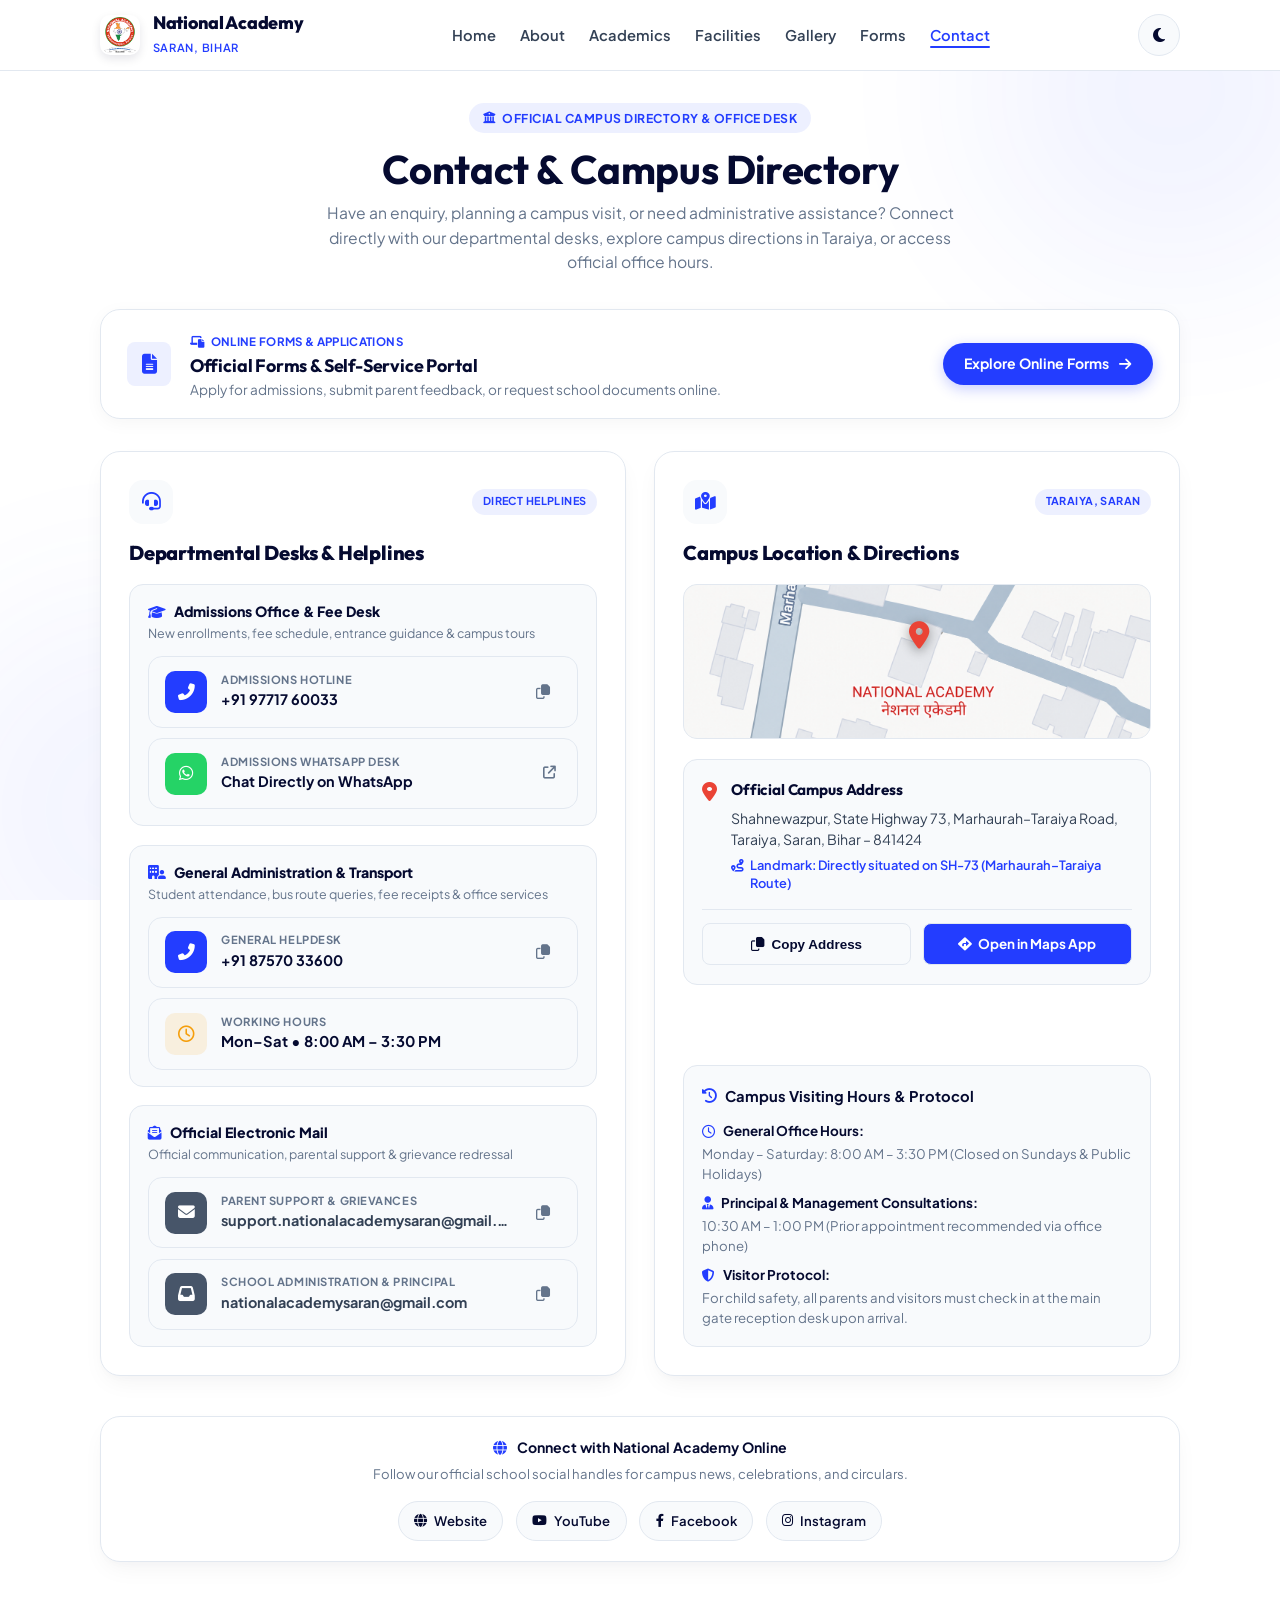
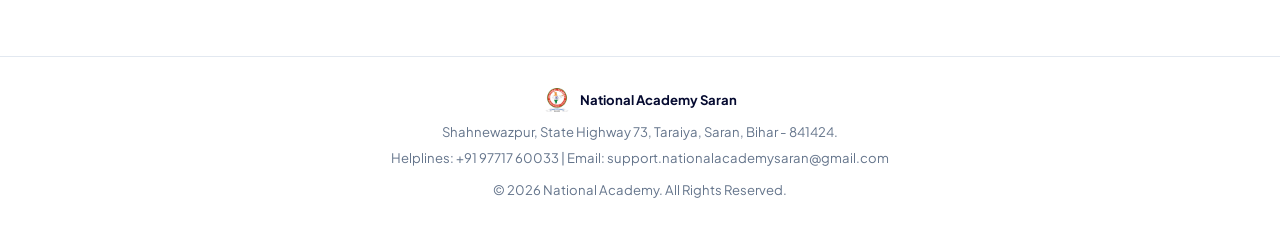
<file: index.html>
<!DOCTYPE html>
<html lang="en">

<head>
    <meta charset="UTF-8">
    <meta name="viewport" content="width=device-width, initial-scale=1.0, viewport-fit=cover">
    <title>Official Contact & Campus Directory | National Academy Saran</title>
    <meta name="description"
        content="Official Contact & Campus Directory for National Academy, Taraiya, Saran, Bihar. Campus location, visiting hours, departmental helplines, and online forms access.">

    <!-- Mobile Web App & Theme Color -->
    <meta name="theme-color" content="#ffffff">
    <meta name="apple-mobile-web-app-capable" content="yes">
    <meta name="apple-mobile-web-app-status-bar-style" content="default">

    <!-- Open Graph Tags -->
    <meta property="og:title" content="Official Contact & Campus Directory | National Academy Saran">
    <meta property="og:description"
        content="Reach out to National Academy, Taraiya, Saran. Official campus directions, departmental desks, office hours, and online forms.">
    <meta property="og:image" content="assets/school-logo.png">

    <!-- Favicon -->
    <link rel="icon" type="image/png" href="assets/school-logo.png">
    <link rel="apple-touch-icon" href="assets/school-logo.png">

    <!-- Google Fonts & Local Font Awesome 6 -->
    <link rel="preconnect" href="https://fonts.googleapis.com">
    <link rel="preconnect" href="https://fonts.gstatic.com" crossorigin>
    <link
        href="https://fonts.googleapis.com/css2?family=Outfit:wght@500;600;700;800&family=Plus+Jakarta+Sans:wght@400;500;600;700&display=swap"
        rel="stylesheet">
    <link rel="stylesheet" href="vendor/fontawesome/css/all.min.css">

    <!-- External Modular Stylesheet -->
    <link rel="stylesheet" href="css/style.css">
</head>

<body>

    <!-- Ambient Subtle Glow (#050a30 & #233dff) -->
    <div class="ambient-glow" aria-hidden="true">
        <div class="glow-orb glow-1"></div>
        <div class="glow-orb glow-2"></div>
    </div>

    <!-- Top Navigation Header -->
    <header class="site-header">
        <div class="header-inner">
            <a href="index.html" class="brand-link" id="brandLink" title="National Academy Saran">
                <img src="assets/school-logo.png" alt="National Academy Logo" class="brand-logo" loading="eager">
                <div class="brand-text">
                    <h1>National Academy</h1>
                    <span>Saran, Bihar</span>
                </div>
            </a>

            <!-- Desktop Nav Menu -->
            <ul class="nav-menu" id="navMenu">
                <li><a href="home/index.html#hero" class="nav-link">Home</a></li>
                <li><a href="home/index.html#about" class="nav-link">About</a></li>
                <li><a href="home/index.html#academics" class="nav-link">Academics</a></li>
                <li><a href="home/index.html#facilities" class="nav-link">Facilities</a></li>
                <li><a href="home/index.html#gallery" class="nav-link">Gallery</a></li>
                <li><a href="form/index.html" class="nav-link">Forms</a></li>
                <li><a href="index.html" class="nav-link active">Contact</a></li>
            </ul>

            <div class="header-actions">
                <button type="button" id="themeToggleBtn" class="theme-toggle-btn" title="Toggle Dark/Light Theme"
                    aria-label="Toggle Dark and Light Theme">
                    <i class="fas fa-moon" id="themeIcon"></i>
                </button>

                <button type="button" id="mobileMenuBtn" class="mobile-toggle-btn" title="Open Navigation Menu"
                    aria-label="Open Navigation Menu">
                    <i class="fas fa-bars" id="menuIcon"></i>
                </button>
            </div>
        </div>
    </header>

    <!-- Main Content Container -->
    <main class="main-container">

        <!-- Page Header Section -->
        <section class="page-intro">
            <div class="page-badge">
                <i class="fas fa-building-columns"></i> Official Campus Directory &amp; Office Desk
            </div>
            <h2 class="page-title">Contact &amp; Campus Directory</h2>
            <p class="page-desc">
                Have an enquiry, planning a campus visit, or need administrative assistance? Connect directly with our departmental desks, explore campus directions in Taraiya, or access official office hours.
            </p>
        </section>

        <!-- Central Online Forms Tab (Section 1: Minimal & Shortened on Top) -->
        <section class="forms-gateway-banner forms-gateway-compact" aria-label="Central Online Forms Directory">
            <div class="forms-gateway-content">
                <div class="forms-gateway-icon-wrap">
                    <i class="fas fa-file-lines"></i>
                </div>
                <div class="forms-gateway-text">
                    <div class="forms-gateway-badge">
                        <i class="fas fa-laptop-file"></i> Online Forms &amp; Applications
                    </div>
                    <h3>Official Forms &amp; Self-Service Portal</h3>
                    <p>Apply for admissions, submit parent feedback, or request school documents online.</p>
                </div>
            </div>
            <div class="forms-gateway-action">
                <a href="form/index.html" class="btn-gateway-portal" id="exploreFormsPortalBtn" title="Go to Official Forms Directory">
                    <span>Explore Online Forms</span>
                    <i class="fas fa-arrow-right"></i>
                </a>
            </div>
        </section>

        <!-- Main 2-Column Campus Directory & Communication Hub -->
        <div class="contact-hub-grid">

            <!-- Column 1 (Section 2): Departmental Communication Desks & Helplines (Numbers First) -->
            <div class="contact-hub-col">
                <article class="contact-hub-card" id="departmentHelplinesCard">
                    <div class="card-header">
                        <div class="card-icon-wrap">
                            <i class="fas fa-headset"></i>
                        </div>
                        <span class="card-badge">Direct Helplines</span>
                    </div>
                    <h3>Departmental Desks &amp; Helplines</h3>

                    <!-- Desk 1: Admissions & Counseling -->
                    <div class="dept-desk-group">
                        <div class="dept-desk-header">
                            <div class="dept-badge"><i class="fas fa-graduation-cap"></i> Admissions Office &amp; Fee Desk</div>
                            <span class="dept-sub">New enrollments, fee schedule, entrance guidance &amp; campus tours</span>
                        </div>
                        <div class="dept-tiles-row">
                            <div class="contact-tile">
                                <div class="tile-icon icon-phone">
                                    <i class="fas fa-phone-alt"></i>
                                </div>
                                <div class="tile-details">
                                    <div class="tile-label">Admissions Hotline</div>
                                    <a href="tel:+919771760033" class="tile-value" style="text-decoration: none;">+91 97717 60033</a>
                                </div>
                                <button type="button" class="copy-btn" onclick="copyText('+919771760033', 'Admissions Hotline')"
                                    title="Copy Phone Number" aria-label="Copy Admissions Phone Number">
                                    <i class="far fa-copy"></i>
                                </button>
                            </div>
                            <a href="https://wa.me/919771760033" target="_blank" rel="noopener noreferrer" class="contact-tile" id="whatsappTile">
                                <div class="tile-icon icon-whatsapp">
                                    <i class="fab fa-whatsapp"></i>
                                </div>
                                <div class="tile-details">
                                    <div class="tile-label">Admissions WhatsApp Desk</div>
                                    <div class="tile-value">Chat Directly on WhatsApp</div>
                                </div>
                                <i class="fas fa-arrow-up-right-from-square" style="color: var(--text-muted); font-size: 0.8rem; margin-right: 0.3rem;"></i>
                            </a>
                        </div>
                    </div>

                    <!-- Desk 2: General Administration & Transport -->
                    <div class="dept-desk-group">
                        <div class="dept-desk-header">
                            <div class="dept-badge"><i class="fas fa-building-user"></i> General Administration &amp; Transport</div>
                            <span class="dept-sub">Student attendance, bus route queries, fee receipts &amp; office services</span>
                        </div>
                        <div class="dept-tiles-row">
                            <div class="contact-tile">
                                <div class="tile-icon icon-phone">
                                    <i class="fas fa-phone-alt"></i>
                                </div>
                                <div class="tile-details">
                                    <div class="tile-label">General Helpdesk</div>
                                    <a href="tel:+918757033600" class="tile-value" style="text-decoration: none;">+91 87570 33600</a>
                                </div>
                                <button type="button" class="copy-btn" onclick="copyText('+918757033600', 'General Helpdesk')"
                                    title="Copy Phone Number" aria-label="Copy General Helpdesk Number">
                                    <i class="far fa-copy"></i>
                                </button>
                            </div>
                            <div class="contact-tile">
                                <div class="tile-icon icon-phone" style="color: #f59e0b; background: rgba(245, 158, 11, 0.12);">
                                    <i class="far fa-clock"></i>
                                </div>
                                <div class="tile-details">
                                    <div class="tile-label">Working Hours</div>
                                    <div class="tile-value" style="font-size: 0.92rem;">Mon–Sat • 8:00 AM – 3:30 PM</div>
                                </div>
                            </div>
                        </div>
                    </div>

                    <!-- Desk 3: Official Electronic Mail -->
                    <div class="dept-desk-group">
                        <div class="dept-desk-header">
                            <div class="dept-badge"><i class="fas fa-envelope-open-text"></i> Official Electronic Mail</div>
                            <span class="dept-sub">Official communication, parental support &amp; grievance redressal</span>
                        </div>
                        <div class="dept-tiles-row">
                            <div class="contact-tile">
                                <div class="tile-icon icon-email">
                                    <i class="fas fa-envelope"></i>
                                </div>
                                <div class="tile-details">
                                    <div class="tile-label">Parent Support &amp; Grievances</div>
                                    <a href="mailto:support.nationalacademysaran@gmail.com" class="tile-email-text"
                                        title="support.nationalacademysaran@gmail.com"
                                        style="text-decoration: none; color: inherit;">support.nationalacademysaran@gmail.com</a>
                                </div>
                                <button type="button" class="copy-btn" onclick="copyText('support.nationalacademysaran@gmail.com', 'Support Email')"
                                    title="Copy Email" aria-label="Copy Support Email">
                                    <i class="far fa-copy"></i>
                                </button>
                            </div>
                            <div class="contact-tile">
                                <div class="tile-icon icon-email">
                                    <i class="fas fa-inbox"></i>
                                </div>
                                <div class="tile-details">
                                    <div class="tile-label">School Administration &amp; Principal</div>
                                    <a href="mailto:nationalacademysaran@gmail.com" class="tile-email-text"
                                        title="nationalacademysaran@gmail.com"
                                        style="text-decoration: none; color: inherit;">nationalacademysaran@gmail.com</a>
                                </div>
                                <button type="button" class="copy-btn" onclick="copyText('nationalacademysaran@gmail.com', 'School Email')"
                                    title="Copy Email" aria-label="Copy School Email">
                                    <i class="far fa-copy"></i>
                                </button>
                            </div>
                        </div>
                    </div>

                </article>
            </div>

            <!-- Column 2 (Section 3): Campus Location & Visiting Desk (Location Second) -->
            <div class="contact-hub-col">
                <article class="contact-hub-card" id="campusLocationCard">
                    <div class="card-header">
                        <div class="card-icon-wrap">
                            <i class="fas fa-map-location-dot"></i>
                        </div>
                        <span class="card-badge">Taraiya, Saran</span>
                    </div>
                    <h3>Campus Location &amp; Directions</h3>

                    <!-- Interactive Mini Map Preview (Expands to Modal on click) -->
                    <div class="mini-map-viewport" onclick="openLocationModal()" title="Click to view interactive campus map" style="cursor: pointer; margin-bottom: 1.25rem;">
                        <img src="assets/campus-map-preview.png" alt="National Academy Taraiya Campus Map Preview" class="mini-map-img" loading="lazy">
                        <div class="map-pin-indicator" title="National Academy Campus Location">
                            <i class="fas fa-location-dot"></i>
                        </div>
                        <div class="map-expand-overlay">
                            <div class="map-expand-pill">
                                <i class="fas fa-expand-alt"></i> Click to Expand Map
                            </div>
                        </div>
                    </div>

                    <!-- Postal Address & Landmarks -->
                    <div class="campus-address-card">
                        <div class="campus-address-row">
                            <i class="fas fa-location-dot address-pin-icon"></i>
                            <div>
                                <h4>Official Campus Address</h4>
                                <p id="fullAddressStr">Shahnewazpur, State Highway 73, Marhaurah–Taraiya Road, Taraiya, Saran, Bihar – 841424</p>
                                <span class="landmark-text">
                                    <i class="fas fa-route"></i> Landmark: Directly situated on SH-73 (Marhaurah–Taraiya Route)
                                </span>
                            </div>
                        </div>
                        <div class="campus-address-actions">
                            <button type="button" class="btn-sm-action btn-brand-outline" onclick="copyAddressText()" id="copyAddressBtn">
                                <i class="far fa-copy"></i> Copy Address
                            </button>
                            <a href="https://www.google.com/maps/search/?api=1&query=National+Academy,+Taraiya,+Saran,+Bihar+841424"
                                target="_blank" rel="noopener noreferrer" class="btn-sm-action btn-brand-solid" id="openExternalMapsBtn">
                                <i class="fas fa-diamond-turn-right"></i> Open in Maps App
                            </a>
                        </div>
                    </div>

                    <!-- Campus Visiting Protocol & Hours -->
                    <div class="campus-visiting-card">
                        <div class="visiting-card-title">
                            <i class="fas fa-clock-rotate-left"></i>
                            <span>Campus Visiting Hours &amp; Protocol</span>
                        </div>
                        <ul class="visiting-hours-list">
                            <li>
                                <strong><i class="far fa-clock"></i> General Office Hours:</strong>
                                <span>Monday – Saturday: 8:00 AM – 3:30 PM (Closed on Sundays &amp; Public Holidays)</span>
                            </li>
                            <li>
                                <strong><i class="fas fa-user-tie"></i> Principal &amp; Management Consultations:</strong>
                                <span>10:30 AM – 1:00 PM (Prior appointment recommended via office phone)</span>
                            </li>
                            <li>
                                <strong><i class="fas fa-shield-halved"></i> Visitor Protocol:</strong>
                                <span>For child safety, all parents and visitors must check in at the main gate reception desk upon arrival.</span>
                            </li>
                        </ul>
                    </div>
                </article>
            </div>

        </div>

        <!-- Social Media & Digital Channels Strip -->
        <section class="contact-section" style="padding: 1.25rem 1rem; text-align: center; overflow: hidden;" aria-label="Official Social Channels">
            <div style="font-size: 0.88rem; font-weight: 700; color: var(--text-title); margin-bottom: 0.35rem;">
                <i class="fas fa-globe" style="color: var(--brand-blue); margin-right: 0.4rem;"></i> Connect with National Academy Online
            </div>
            <p style="font-size: 0.82rem; color: var(--text-muted); margin: 0 0 1rem 0;">Follow our official school social handles for campus news, celebrations, and circulars.</p>
            <div class="social-strip" style="margin-top: 0; padding-top: 0; border-top: none;">
                <a href="https://www.nationalacademysaran.com" target="_blank" rel="noopener noreferrer"
                    class="social-chip chip-web">
                    <i class="fas fa-globe"></i> Website
                </a>
                <a href="https://youtube.com/@nationalacademysaran" target="_blank" rel="noopener noreferrer"
                    class="social-chip chip-yt">
                    <i class="fab fa-youtube"></i> YouTube
                </a>
                <a href="https://facebook.com/nationalacademysaran" target="_blank" rel="noopener noreferrer"
                    class="social-chip chip-fb">
                    <i class="fab fa-facebook-f"></i> Facebook
                </a>
                <a href="https://instagram.com/nationalacademysaran" target="_blank" rel="noopener noreferrer"
                    class="social-chip chip-ig">
                    <i class="fab fa-instagram"></i> Instagram
                </a>
            </div>
        </section>

    </main>

    <!-- ==========================================================================
         EXPANDED LOCATION MODAL WINDOW (Interactive Google Map)
         ========================================================================== -->
    <div id="locationModal" class="modal-backdrop" onclick="handleBackdropClick(event)" role="dialog" aria-modal="true"
        aria-labelledby="modalHeading">
        <div class="modal-box">
            <div class="modal-bar">
                <div class="modal-bar-title">
                    <i class="fas fa-map-marked-alt"></i>
                    <div>
                        <h3 id="modalHeading">Campus Location & Route Map</h3>
                        <span style="font-size: 0.72rem; color: var(--brand-blue); font-weight: 600;">National Academy,
                            Taraiya, Saran</span>
                    </div>
                </div>
                <button type="button" class="modal-close-btn" onclick="closeLocationModal()" title="Close Map"
                    aria-label="Close modal">
                    <i class="fas fa-times"></i>
                </button>
            </div>

            <div class="modal-map-viewport">
                <iframe id="expandedMapFrame" title="National Academy Campus Full Map"
                    src="https://maps.google.com/maps?q=National%20Academy%20Taraiya%20Saran%20Bihar%20841424&t=&z=15&ie=UTF8&iwloc=&output=embed"
                    loading="lazy" referrerpolicy="no-referrer-when-downgrade" allowfullscreen>
                </iframe>
            </div>

            <div class="modal-details">
                <div class="address-box">
                    <i class="fas fa-location-dot"></i>
                    <div class="address-box-text">
                        <h4>Shahnewazpur, Taraiya, Saran, Bihar - 841424</h4>
                        <p id="fullAddressStr">State Highway 73, Marhaurah Taraiya Road, Taraiya, Saran, Bihar - 841424</p>
                    </div>
                </div>

                <div class="modal-actions">
                    <button type="button" class="btn-modal btn-brand-outline" onclick="copyAddressText()">
                        <i class="far fa-copy"></i> Copy Address
                    </button>
                    <a href="https://www.google.com/maps/search/?api=1&query=National+Academy,+Taraiya,+Saran,+Bihar+841424"
                        target="_blank" rel="noopener noreferrer" class="btn-modal btn-brand-solid" id="openMapsBtn">
                        <i class="fas fa-diamond-turn-right"></i> Open in Google Maps App
                    </a>
                </div>
            </div>
        </div>
    </div>

    <!-- Toast Notification -->
    <div id="toast" class="toast-wrap" aria-live="polite">
        <div class="toast-pill" id="toastPill">
            <i class="fas fa-check-circle"></i>
            <span id="toastMsg">Copied!</span>
        </div>
    </div>

    <!-- ==========================================================================
         FOOTER
         ========================================================================== -->
    <footer class="site-footer">
        <div class="footer-logo-row">
            <img src="assets/school-logo.png" alt="National Academy Emblem">
            <span>National Academy Saran</span>
        </div>
        <p>Shahnewazpur, State Highway 73, Taraiya, Saran, Bihar - 841424.</p>
        <p style="margin-top: 0.35rem; color: var(--text-muted); font-size: 0.82rem;">
            Helplines: <a href="tel:+919771760033" style="color: inherit; text-decoration: none;">+91 97717 60033</a> | 
            Email: <a href="mailto:support.nationalacademysaran@gmail.com" style="color: inherit; text-decoration: none;">support.nationalacademysaran@gmail.com</a>
        </p>
        <p style="margin-top: 0.75rem;">
            &copy; 2026 National Academy. All Rights Reserved.
        </p>
    </footer>

    <!-- Interactive Script -->
    <script>
        // Theme Management (Default: Bright Light governed by style.css :root)
        const themeToggleBtn = document.getElementById('themeToggleBtn');
        const themeIcon = document.getElementById('themeIcon');

        function applyTheme(theme) {
            if (theme === 'dark') {
                document.documentElement.setAttribute('data-theme', 'dark');
                if (themeIcon) themeIcon.className = 'fas fa-sun';
            } else if (theme === 'light') {
                document.documentElement.setAttribute('data-theme', 'light');
                if (themeIcon) themeIcon.className = 'fas fa-moon';
            } else {
                document.documentElement.removeAttribute('data-theme');
                if (themeIcon) themeIcon.className = 'fas fa-moon';
            }
        }

        // Clear legacy automatic dark storage so all pages default to bright light
        if (localStorage.getItem('na_theme') === 'dark' && !localStorage.getItem('na_user_theme')) {
            localStorage.removeItem('na_theme');
        }

        // Apply explicit user preference if manually chosen, otherwise default to CSS :root (Bright Light)
        const userTheme = localStorage.getItem('na_user_theme');
        if (userTheme === 'dark') {
            applyTheme('dark');
        } else if (userTheme === 'light') {
            applyTheme('light');
        } else {
            applyTheme('default');
        }

        if (themeToggleBtn) {
            themeToggleBtn.addEventListener('click', () => {
                const isCurrentlyDark = document.documentElement.getAttribute('data-theme') === 'dark';
                const nextTheme = isCurrentlyDark ? 'light' : 'dark';
                applyTheme(nextTheme);
                localStorage.setItem('na_user_theme', nextTheme);
            });
        }

        // Mobile Menu Toggle
        const mobileMenuBtn = document.getElementById('mobileMenuBtn');
        const navMenu = document.getElementById('navMenu');
        const menuIcon = document.getElementById('menuIcon');

        if (mobileMenuBtn && navMenu) {
            mobileMenuBtn.addEventListener('click', () => {
                const isOpen = navMenu.classList.toggle('active');
                menuIcon.className = isOpen ? 'fas fa-times' : 'fas fa-bars';
            });

            // Close mobile menu on link click
            document.querySelectorAll('.nav-link').forEach(link => {
                link.addEventListener('click', () => {
                    navMenu.classList.remove('active');
                    menuIcon.className = 'fas fa-bars';
                });
            });
        }

        // Location Modal Open / Close
        const locationModal = document.getElementById('locationModal');

        function openLocationModal() {
            locationModal.classList.add('active');
            document.body.style.overflow = 'hidden';
        }

        function closeLocationModal() {
            locationModal.classList.remove('active');
            document.body.style.overflow = '';
        }

        function handleBackdropClick(e) {
            if (e.target === locationModal) {
                closeLocationModal();
            }
        }

        document.addEventListener('keydown', (e) => {
            if (e.key === 'Escape' && locationModal.classList.contains('active')) {
                closeLocationModal();
            }
        });

        // Clipboard & Toast
        let toastTimer;
        function showToast(message) {
            const pill = document.getElementById('toastPill');
            const msgSpan = document.getElementById('toastMsg');
            msgSpan.textContent = message;
            pill.classList.add('show');

            clearTimeout(toastTimer);
            toastTimer = setTimeout(() => {
                pill.classList.remove('show');
            }, 2400);
        }

        function copyText(text, label) {
            if (navigator.clipboard && navigator.clipboard.writeText) {
                navigator.clipboard.writeText(text).then(() => {
                    showToast(`${label} copied to clipboard!`);
                }).catch(() => {
                    window.prompt('Copy to clipboard: Ctrl+C, Enter', text);
                });
            } else {
                window.prompt('Copy to clipboard: Ctrl+C, Enter', text);
            }
        }

        function copyAddressText() {
            const address = document.getElementById('fullAddressStr').textContent;
            copyText(address, 'Address');
        }
    </script>
</body>

</html>
</file>
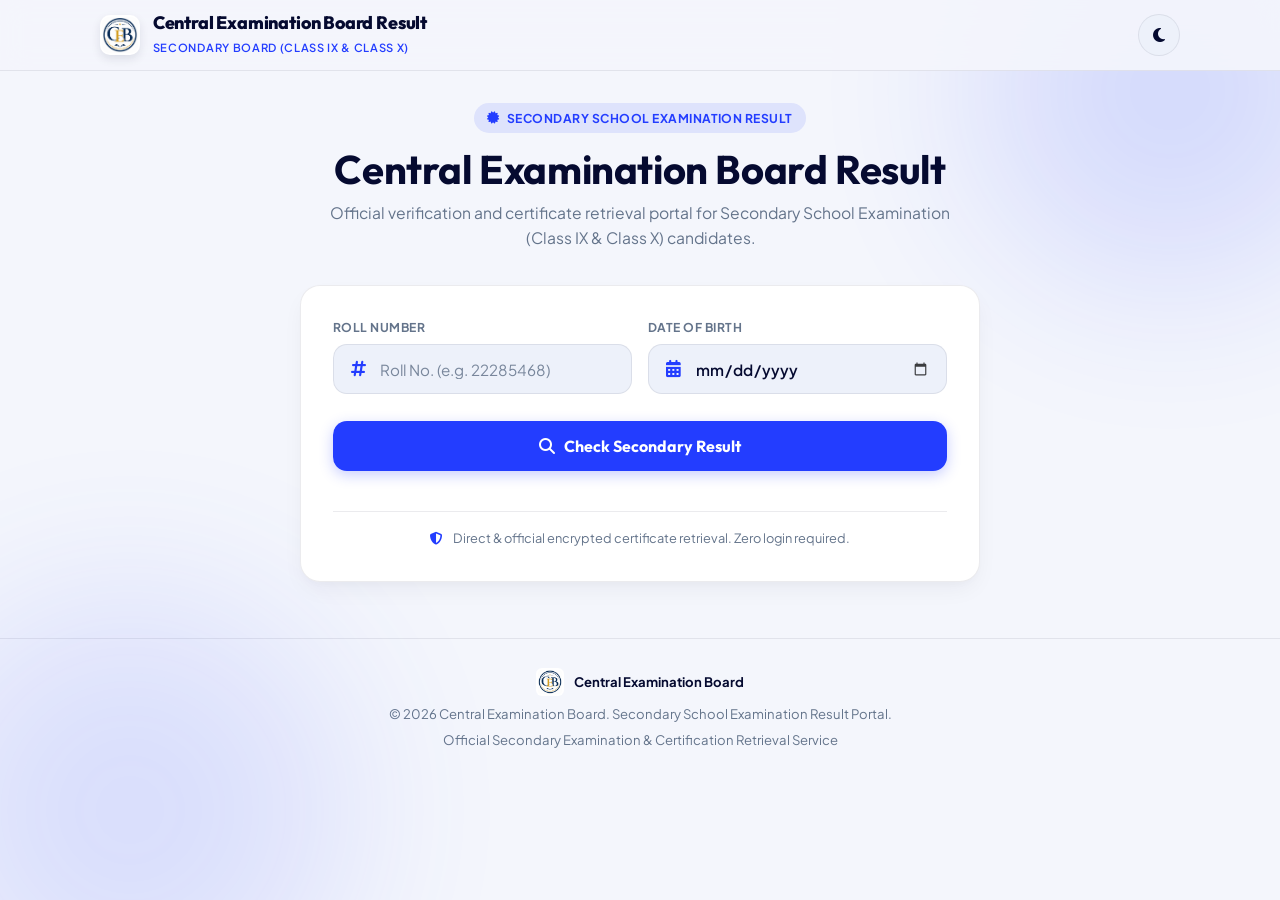
<file: CEB/index.html>
<!DOCTYPE html>
<html lang="en">

<head>
    <meta charset="UTF-8">
    <meta name="viewport" content="width=device-width, initial-scale=1.0, viewport-fit=cover">
    <title>Central Examination Board Result - Secondary Board (Class IX & Class X)</title>
    <meta name="description"
        content="Official Central Examination Board Result portal for Class 9 and Class 10 Secondary Education. Check results and marksheet certificates by Roll Number and Date of Birth.">

    <!-- Mobile Web App & Theme Color -->
    <meta name="theme-color" content="#ffffff">
    <meta name="apple-mobile-web-app-capable" content="yes">
    <meta name="apple-mobile-web-app-status-bar-style" content="default">

    <!-- Open Graph Tags -->
    <meta property="og:title" content="Central Examination Board Result - Class IX & Class X">
    <meta property="og:description"
        content="Official secondary examination result lookup portal for Class 9 & Class 10. Enter Roll Number and DOB to retrieve official certificates.">
    <meta property="og:image" content="assets/ceb-logo.png">

    <!-- Favicon & Touch Icon (Central Examination Board Logo) -->
    <link rel="icon" type="image/png" href="assets/ceb-logo.png">
    <link rel="apple-touch-icon" href="assets/ceb-logo.png">

    <!-- Google Fonts & Local Font Awesome 6 Icons -->
    <link rel="preconnect" href="https://fonts.googleapis.com">
    <link rel="preconnect" href="https://fonts.gstatic.com" crossorigin>
    <link
        href="https://fonts.googleapis.com/css2?family=Outfit:wght@500;600;700;800&family=Plus+Jakarta+Sans:wght@400;500;600;700&display=swap"
        rel="stylesheet">
    <link rel="stylesheet" href="css/fontawesome.min.css">

    <!-- External Modular Stylesheet (Main Design System) -->
    <link rel="stylesheet" href="css/style.css">
</head>

<body>

    <!-- Ambient Subtle Glow (#050a30 & #233dff) -->
    <div class="ambient-glow" aria-hidden="true">
        <div class="glow-orb glow-1"></div>
        <div class="glow-orb glow-2"></div>
    </div>

    <!-- Top Minimal Navigation -->
    <header class="site-header">
        <div class="header-inner">
            <a href="#" class="brand-link" id="brandLink" onclick="location.reload(); return false;">
                <img src="assets/ceb-logo.png" alt="Central Examination Board Logo" class="brand-logo" loading="eager">
                <div class="brand-text">
                    <h1>Central Examination Board Result</h1>
                    <span>Secondary Board (Class IX & Class X)</span>
                </div>
            </a>

            <div style="display: flex; align-items: center; gap: 0.65rem;">
                <button type="button" id="themeToggleBtn" class="theme-toggle-btn" title="Toggle Theme"
                    aria-label="Toggle Dark and Light Theme">
                    <i class="fas fa-moon" id="themeIcon"></i>
                </button>
            </div>
        </div>
    </header>

    <!-- Main Content Container -->
    <main class="main-container">

        <!-- Minimal Header Section -->
        <section class="page-intro">
            <div class="page-badge">
                <i class="fas fa-certificate"></i> Secondary School Examination Result
            </div>
            <h2 class="page-title">Central Examination Board Result</h2>
            <p class="page-desc">
                Official verification and certificate retrieval portal for Secondary School Examination (Class IX & Class X) candidates.
            </p>
        </section>

        <!-- Student Result Lookup Card -->
        <div class="search-card">
            <form id="resultSearchForm" class="search-form" autocomplete="off">
                <div class="search-grid">
                    <!-- Roll Number Input (Digits Only) -->
                    <div class="search-field-wrap">
                        <label for="rollSearchInput" class="search-field-label">Roll Number</label>
                        <div class="search-input-group">
                            <i class="fas fa-hashtag"></i>
                            <input type="text" id="rollSearchInput" class="search-input"
                                placeholder="Roll No. (e.g. 22285468)" pattern="[0-9]{5,}" minlength="5"
                                inputmode="numeric" title="Roll number must contain at least 5 digits" required
                                autocomplete="off">
                        </div>
                    </div>

                    <!-- Interactive Calendar System for DOB Selection -->
                    <div class="search-field-wrap">
                        <label for="dobSearchInput" class="search-field-label">Date of Birth</label>
                        <div class="search-input-group">
                            <i class="fas fa-calendar-alt"></i>
                            <input type="date" id="dobSearchInput" class="search-input"
                                title="Select Date of Birth from Calendar System" required>
                        </div>
                    </div>
                </div>

                <div style="margin-top: 0.5rem;">
                    <button type="submit" class="btn-search" id="searchSubmitBtn">
                        <i class="fas fa-search"></i>
                        <span>Check Secondary Result</span>
                    </button>
                </div>

                <!-- 1. Verified Result Found Panel (Green) -->
                <div id="resultFoundPanel" class="result-status-panel panel-success" style="display: none;">
                    <div class="status-badge badge-success">
                        <i class="fas fa-check-circle"></i> Examination Record Found
                    </div>
                    <p class="status-subtext">Official secondary certificate is verified and ready for download or
                        preview.</p>
                    <div class="result-btn-row">
                        <button type="button" class="btn-result btn-download" id="downloadPdfBtn">
                            <i class="fas fa-file-arrow-down"></i> Download Certificate
                        </button>
                        <a href="#" target="_blank" rel="noopener noreferrer" class="btn-result btn-preview"
                            id="previewTabBtn">
                            <i class="fas fa-arrow-up-right-from-square"></i> Open in Preview Tab
                        </a>
                    </div>
                    <div class="password-notice">
                        <i class="fas fa-lock"></i>
                        <span>Note: This file is password protected.</span>
                    </div>
                </div>

                <!-- 2. Result Not Found Panel (Red in-card display) -->
                <div id="resultNotFoundPanel" class="result-status-panel panel-error" style="display: none;">
                    <div class="status-badge badge-error">
                        <i class="fas fa-circle-exclamation"></i> Result Record Not Found
                    </div>
                    <p class="status-subtext">No examination certificate was found matching the entered Roll Number and
                        Date of Birth. Please check your credentials and try again.</p>
                </div>

                <div class="search-instructions">
                    <i class="fas fa-shield-halved"></i>
                    <span>Direct & official encrypted certificate retrieval. Zero login required.</span>
                </div>
            </form>
        </div>

    </main>

    <!-- Toast Feedback Notification -->
    <div id="toast" class="toast-wrap" aria-live="polite">
        <div class="toast-pill" id="toastPill">
            <i class="fas fa-info-circle"></i>
            <span id="toastMsg">Notification</span>
        </div>
    </div>

    <!-- Minimal Footer with CEB Emblem -->
    <footer class="site-footer">
        <div class="footer-logo-row">
            <img src="assets/ceb-logo.png" alt="Central Examination Board Emblem">
            <span>Central Examination Board</span>
        </div>
        <p>&copy; 2026 Central Examination Board. Secondary School Examination Result Portal.</p>
        <p style="margin-top: 0.35rem; color: var(--text-muted); font-size: 0.82rem;">
            Official Secondary Examination & Certification Retrieval Service
        </p>
    </footer>

    <!-- Interactive Script & Optimized Algorithm -->
    <script>
        // Theme Management (Synchronized with site-wide na_user_theme)
        const themeToggleBtn = document.getElementById('themeToggleBtn');
        const themeIcon = document.getElementById('themeIcon');

        function applyTheme(theme) {
            if (theme === 'dark') {
                document.documentElement.setAttribute('data-theme', 'dark');
                if (themeIcon) themeIcon.className = 'fas fa-sun';
            } else if (theme === 'light') {
                document.documentElement.setAttribute('data-theme', 'light');
                if (themeIcon) themeIcon.className = 'fas fa-moon';
            } else {
                document.documentElement.removeAttribute('data-theme');
                if (themeIcon) themeIcon.className = 'fas fa-moon';
            }
        }

        // Clear legacy automatic dark storage so it defaults to bright light
        if (localStorage.getItem('na_theme') === 'dark' && !localStorage.getItem('na_user_theme')) {
            localStorage.removeItem('na_theme');
        }

        // Apply theme: prioritize na_user_theme, fallback to na_theme or default
        const activeTheme = localStorage.getItem('na_user_theme') || localStorage.getItem('na_theme');
        if (activeTheme === 'dark') {
            applyTheme('dark');
        } else if (activeTheme === 'light') {
            applyTheme('light');
        } else {
            applyTheme('default');
        }

        if (themeToggleBtn) {
            themeToggleBtn.addEventListener('click', () => {
                const isCurrentlyDark = document.documentElement.getAttribute('data-theme') === 'dark';
                const nextTheme = isCurrentlyDark ? 'light' : 'dark';
                applyTheme(nextTheme);
                localStorage.setItem('na_user_theme', nextTheme);
                localStorage.setItem('na_theme', nextTheme);
            });
        }

        // Toast Helper
        let toastTimer;
        function showToast(message, isError = false) {
            const pill = document.getElementById('toastPill');
            const msgSpan = document.getElementById('toastMsg');
            const icon = pill.querySelector('i');

            msgSpan.textContent = message;
            if (isError) {
                icon.className = 'fas fa-exclamation-circle';
                icon.style.color = '#ef4444';
            } else {
                icon.className = 'fas fa-check-circle';
                icon.style.color = '#10b981';
            }

            pill.classList.add('show');
            clearTimeout(toastTimer);
            toastTimer = setTimeout(() => {
                pill.classList.remove('show');
            }, 3500);
        }

        // Action Panel & State Reference
        const searchForm = document.getElementById('resultSearchForm');
        const searchSubmitBtn = document.getElementById('searchSubmitBtn');
        const resultFoundPanel = document.getElementById('resultFoundPanel');
        const resultNotFoundPanel = document.getElementById('resultNotFoundPanel');
        const downloadPdfBtn = document.getElementById('downloadPdfBtn');
        const previewTabBtn = document.getElementById('previewTabBtn');

        let currentBlobUrl = null;
        let currentFileName = '';

        // Optimized URL Derivation & Verification Handler
        searchForm.addEventListener('submit', async function (e) {
            e.preventDefault();

            const roll = document.getElementById('rollSearchInput').value.trim();
            const dob = document.getElementById('dobSearchInput').value;

            // Reset status panels on new submission
            resultFoundPanel.style.display = 'none';
            resultNotFoundPanel.style.display = 'none';

            if (!roll || roll.length < 5 || !/^\d+$/.test(roll)) {
                showToast('Please enter a valid numeric Roll Number (min. 5 digits).', true);
                document.getElementById('rollSearchInput').focus();
                return;
            }

            if (!dob) {
                showToast('Please select your Date of Birth.', true);
                document.getElementById('dobSearchInput').focus();
                return;
            }

            // Extract last 5 digits of Roll Number
            const last5Roll = roll.slice(-5);

            // Extract Day and Month from Date of Birth (from HTML5 YYYY-MM-DD input date)
            const dobParts = dob.split('-');
            const month = dobParts[1];
            const day = dobParts[2];
            const dateMonth = day + month; // 4 digits: DDMM (e.g. 3012 for 30 Dec)

            // Combine last 5 digits of Roll + 4 digits of DOB (Date & Month)
            const pdfCode = last5Roll + dateMonth;
            const cleanFileName = `Result_${pdfCode}.pdf`;

            // 1. Primary: Local relative path | 2. Fallback: Official GitHub raw storage
            const relativeUrl = `Result_PDFs/${pdfCode}.pdf`;
            const githubRawUrl = `https://raw.githubusercontent.com/nationalacademyonline/.in/main/CEB/Result_PDFs/${pdfCode}.pdf`;

            // Visual Loading Feedback
            const originalBtnHtml = searchSubmitBtn.innerHTML;
            searchSubmitBtn.disabled = true;
            searchSubmitBtn.innerHTML = '<i class="fas fa-circle-notch fa-spin"></i> <span>Verifying Result Records...</span>';

            let activeBlob = null;

            try {
                // Attempt 1: Fetch via relative path
                try {
                    const relRes = await fetch(relativeUrl);
                    if (relRes.ok) {
                        activeBlob = await relRes.blob();
                    }
                } catch (relErr) {
                    // Relative fetch may be unavailable or blocked in local file:// mode
                }

                // Attempt 2: Fallback to GitHub raw repository
                if (!activeBlob) {
                    try {
                        const rawRes = await fetch(githubRawUrl);
                        if (rawRes.ok) {
                            activeBlob = await rawRes.blob();
                        }
                    } catch (rawErr) {
                        // Network error during fallback
                    }
                }

                // Existence Check Validation
                if (!activeBlob) {
                    // Display clean in-card red error state instead of popup
                    resultNotFoundPanel.style.display = 'block';
                    return;
                }

                // Revoke previous blob URL to prevent memory leaks
                if (currentBlobUrl) {
                    URL.revokeObjectURL(currentBlobUrl);
                }

                // Create randomized memory Blob URL (never exposes raw server links)
                currentBlobUrl = URL.createObjectURL(new Blob([activeBlob], { type: 'application/pdf' }));
                currentFileName = cleanFileName;

                // Configure preview link and display verified found panel (WITHOUT auto-downloading)
                previewTabBtn.href = currentBlobUrl;
                resultFoundPanel.style.display = 'block';

            } catch (error) {
                resultNotFoundPanel.style.display = 'block';
            } finally {
                searchSubmitBtn.disabled = false;
                searchSubmitBtn.innerHTML = originalBtnHtml;
            }
        });

        // Direct Download Trigger Handler
        if (downloadPdfBtn) {
            downloadPdfBtn.addEventListener('click', () => {
                if (currentBlobUrl && currentFileName) {
                    const a = document.createElement('a');
                    a.href = currentBlobUrl;
                    a.download = currentFileName;
                    document.body.appendChild(a);
                    a.click();
                    document.body.removeChild(a);
                    showToast(`Downloading certificate: ${currentFileName}`);
                }
            });
        }
    </script>
</body>

</html>
</file>
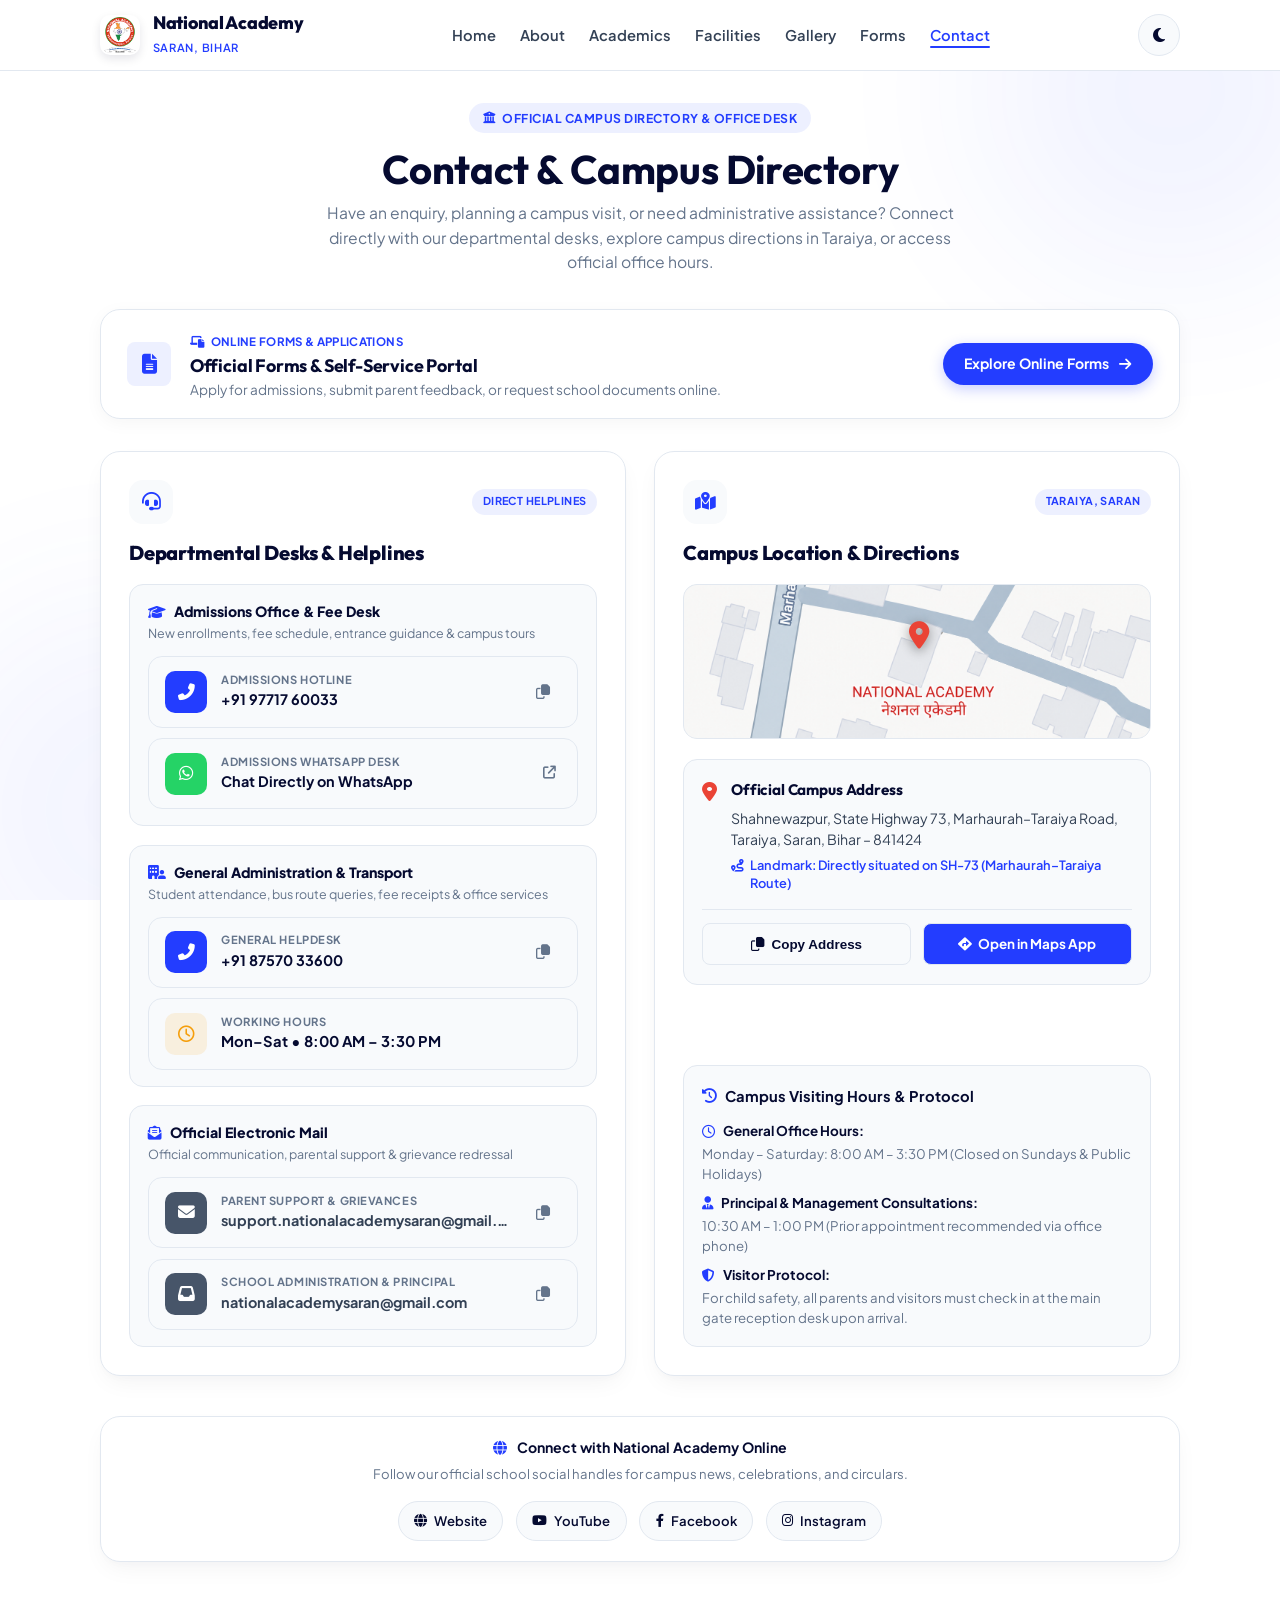
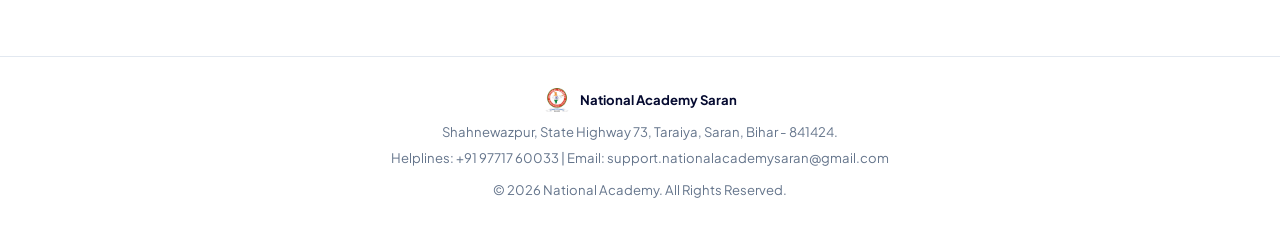
<file: contact/index.html>
<!DOCTYPE html>
<html lang="en">

<head>
    <meta charset="UTF-8">
    <meta http-equiv="refresh" content="0; url=../index.html">
    <title>Redirecting to Official Contact & Campus Directory | National Academy Saran</title>
    <link rel="canonical" href="../index.html">
    <script>
        window.location.replace('../index.html');
    </script>
</head>

<body style="font-family: sans-serif; text-align: center; padding: 3rem 1rem; color: #050a30; background: #f4f6fc;">
    <p style="font-size: 1.1rem; font-weight: 600;">Redirecting to the Official Contact &amp; Campus Directory...</p>
    <p style="font-size: 0.95rem; margin-top: 0.5rem;">
        If you are not redirected automatically, <a href="../index.html" style="color: #233dff; font-weight: 700;">click here</a>.
    </p>
</body>

</html>
</file>
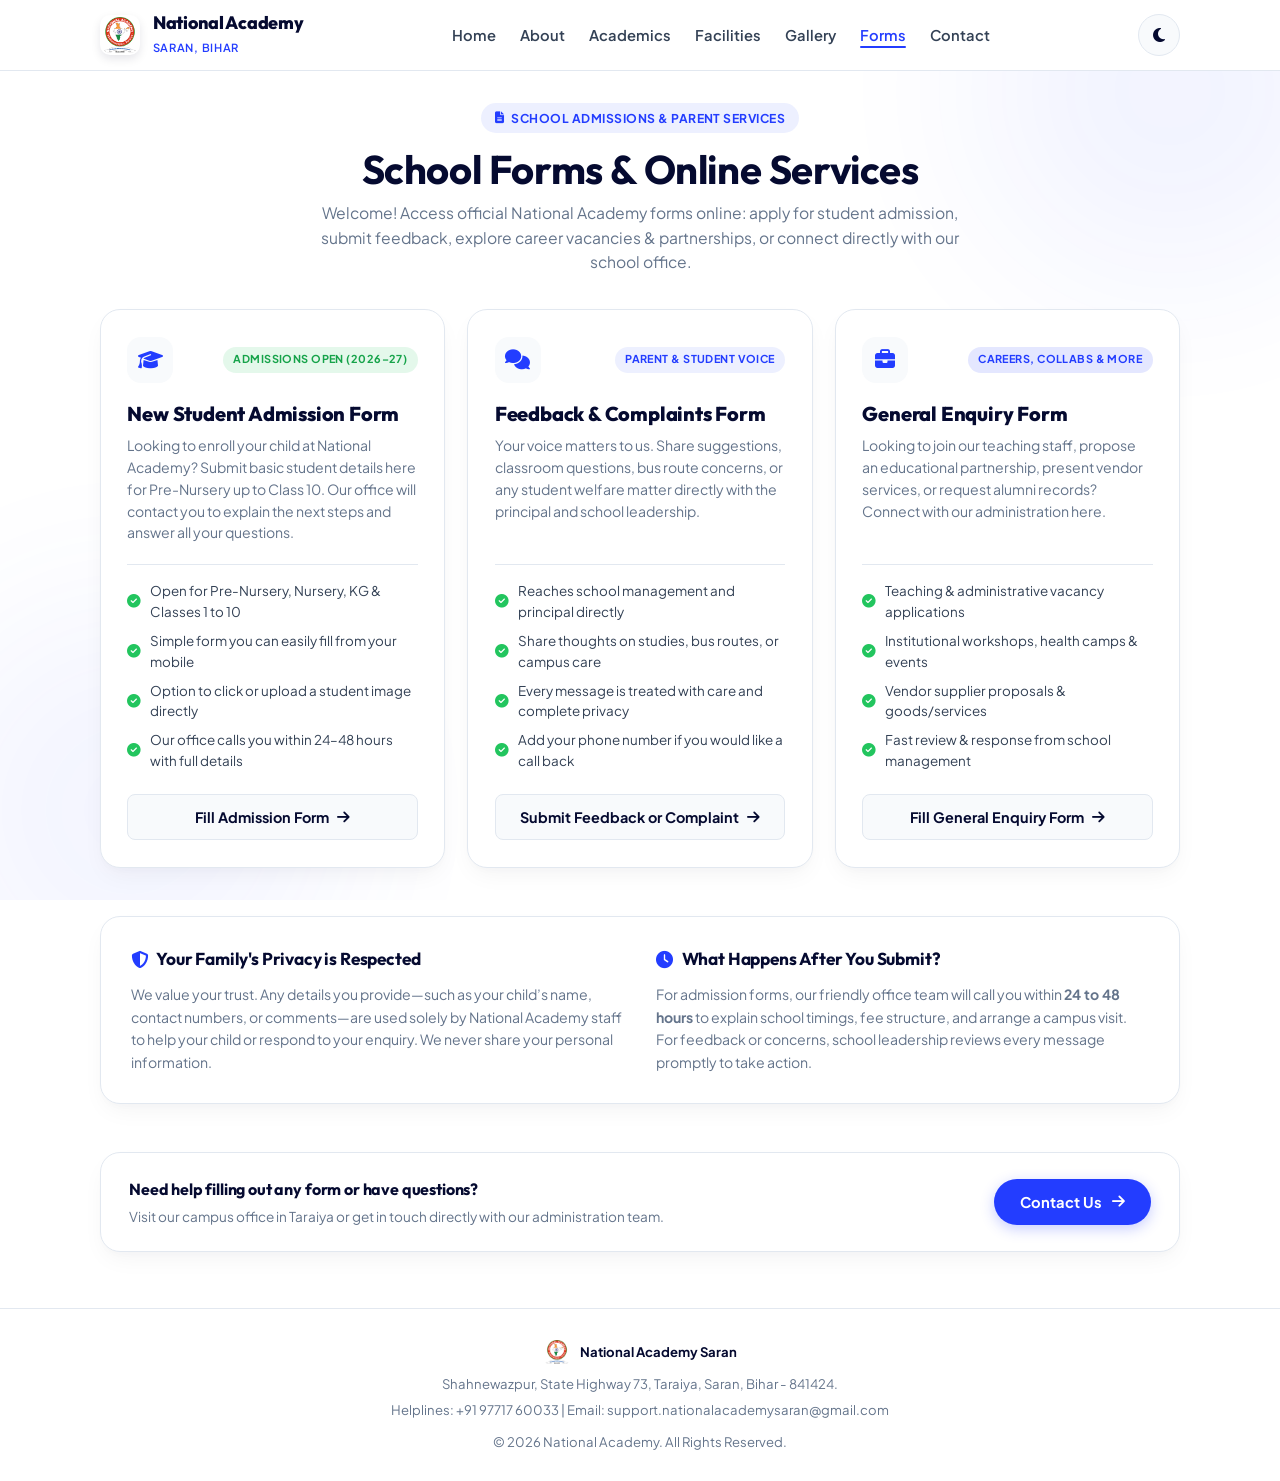
<file: form/index.html>
<!DOCTYPE html>
<html lang="en">

<head>
    <meta charset="UTF-8">
    <meta name="viewport" content="width=device-width, initial-scale=1.0, viewport-fit=cover">
    <title>Official Forms & Applications Portal | National Academy Saran</title>
    <meta name="description"
        content="Official Online Forms Directory for National Academy, Taraiya, Saran, Bihar. Access Admission Enquiry Form (2026-27), Complaint & Feedback Form, and office helplines in one place.">

    <!-- Mobile Web App & Theme Color -->
    <meta name="theme-color" content="#ffffff">
    <meta name="apple-mobile-web-app-capable" content="yes">
    <meta name="apple-mobile-web-app-status-bar-style" content="default">

    <!-- Open Graph Tags -->
    <meta property="og:title" content="Official Forms & Applications Portal | National Academy Saran">
    <meta property="og:description"
        content="Access all student admission forms, complaint and feedback forms, and office helplines in one place.">
    <meta property="og:image" content="../assets/school-logo.png">

    <!-- Favicon -->
    <link rel="icon" type="image/png" href="../assets/school-logo.png">
    <link rel="apple-touch-icon" href="../assets/school-logo.png">

    <!-- Google Fonts (Outfit & Plus Jakarta Sans) -->
    <link rel="preconnect" href="https://fonts.googleapis.com">
    <link rel="preconnect" href="https://fonts.gstatic.com" crossorigin>
    <link
        href="https://fonts.googleapis.com/css2?family=Outfit:wght@500;600;700;800;900&family=Plus+Jakarta+Sans:wght@400;500;600;700;800&display=swap"
        rel="stylesheet">

    <!-- Local Font Awesome 6 Icons -->
    <link rel="stylesheet" href="../vendor/fontawesome/css/all.min.css">

    <!-- Institutional Design System -->
    <link rel="stylesheet" href="../css/style.css">

    </head>

<body>

    <!-- Ambient Subtle Glow (#050a30 & #233dff) -->
    <div class="ambient-glow" aria-hidden="true">
        <div class="glow-orb glow-1"></div>
        <div class="glow-orb glow-2"></div>
    </div>

    <!-- Top Navigation Header -->
    <header class="site-header">
        <div class="header-inner">
            <a href="../index.html" class="brand-link" id="brandLink" title="National Academy Saran">
                <img src="../assets/school-logo.png" alt="National Academy Logo" class="brand-logo" loading="eager">
                <div class="brand-text">
                    <h1>National Academy</h1>
                    <span>Saran, Bihar</span>
                </div>
            </a>

            <!-- Desktop Nav Menu -->
            <ul class="nav-menu" id="navMenu">
                <li><a href="../home/index.html#hero" class="nav-link">Home</a></li>
                <li><a href="../home/index.html#about" class="nav-link">About</a></li>
                <li><a href="../home/index.html#academics" class="nav-link">Academics</a></li>
                <li><a href="../home/index.html#facilities" class="nav-link">Facilities</a></li>
                <li><a href="../home/index.html#gallery" class="nav-link">Gallery</a></li>
                <li><a href="index.html" class="nav-link active">Forms</a></li>
                <li><a href="../index.html" class="nav-link">Contact</a></li>
            </ul>

            <div class="header-actions">
                <button type="button" id="themeToggleBtn" class="theme-toggle-btn" title="Toggle Dark/Light Theme"
                    aria-label="Toggle Dark and Light Theme">
                    <i class="fas fa-moon" id="themeIcon"></i>
                </button>

                <button type="button" id="mobileMenuBtn" class="mobile-toggle-btn" title="Open Navigation Menu"
                    aria-label="Open Navigation Menu">
                    <i class="fas fa-bars" id="menuIcon"></i>
                </button>
            </div>
        </div>
    </header>

    <!-- Main Content Container -->
    <main class="main-container">

        <!-- Page Intro Header -->
        <section class="page-intro">
            <div class="page-badge">
                <i class="fas fa-file-lines"></i> School Admissions & Parent Services
            </div>
            <h2 class="page-title">School Forms & Online Services</h2>
            <p class="page-desc">
                Welcome! Access official National Academy forms online: apply for student admission, submit feedback, explore career vacancies & partnerships, or connect directly with our school office.
            </p>
        </section>

        <!-- The Core Forms Grid -->
        <section class="portal-grid" aria-label="Official Forms Directory">

            <!-- Card 1: Admission Enquiry Form -->
            <article class="portal-card" id="admissionFormCard">
                <div class="portal-card-header">
                    <div class="portal-icon-wrap">
                        <i class="fas fa-graduation-cap"></i>
                    </div>
                    <span class="card-badge" style="background: rgba(34, 197, 94, 0.12); color: #16a34a;">
                        Admissions Open (2026–27)
                    </span>
                </div>
                <h3>New Student Admission Form</h3>
                <p>
                    Looking to enroll your child at National Academy? Submit basic student details here for Pre-Nursery up to Class 10. Our office will contact you to explain the next steps and answer all your questions.
                </p>

                <ul class="portal-features-list">
                    <li><i class="fas fa-check-circle"></i> Open for Pre-Nursery, Nursery, KG & Classes 1 to 10</li>
                    <li><i class="fas fa-check-circle"></i> Simple form you can easily fill from your mobile</li>
                    <li><i class="fas fa-check-circle"></i> Option to click or upload a student image directly</li>
                    <li><i class="fas fa-check-circle"></i> Our office calls you within 24–48 hours with full details</li>
                </ul>

                <div class="portal-btn-group">
                    <a href="admission_form.html" class="card-btn btn-brand-outline" id="openAdmissionFormBtn">
                        <span>Fill Admission Form</span>
                        <i class="fas fa-arrow-right"></i>
                    </a>
                </div>
            </article>

            <!-- Card 2: Complaint & Feedback Form -->
            <article class="portal-card" id="feedbackFormCard">
                <div class="portal-card-header">
                    <div class="portal-icon-wrap">
                        <i class="fas fa-comments"></i>
                    </div>
                    <span class="card-badge">Parent & Student Voice</span>
                </div>
                <h3>Feedback & Complaints Form</h3>
                <p>
                    Your voice matters to us. Share suggestions, classroom questions, bus route concerns, or any student welfare matter directly with the principal and school leadership.
                </p>

                <ul class="portal-features-list">
                    <li><i class="fas fa-check-circle"></i> Reaches school management and principal directly</li>
                    <li><i class="fas fa-check-circle"></i> Share thoughts on studies, bus routes, or campus care</li>
                    <li><i class="fas fa-check-circle"></i> Every message is treated with care and complete privacy</li>
                    <li><i class="fas fa-check-circle"></i> Add your phone number if you would like a call back</li>
                </ul>

                <div class="portal-btn-group">
                    <a href="feedback_form.html" class="card-btn btn-brand-outline" id="openFeedbackFormBtn">
                        <span>Submit Feedback or Complaint</span>
                        <i class="fas fa-arrow-right"></i>
                    </a>
                </div>
            </article>

            <!-- Card 3: General Enquiry Form -->
            <article class="portal-card" id="generalEnquiryCard">
                <div class="portal-card-header">
                    <div class="portal-icon-wrap">
                        <i class="fas fa-briefcase"></i>
                    </div>
                    <span class="card-badge" style="background: rgba(35, 61, 255, 0.12); color: var(--brand-blue);">
                        Careers, Collabs &amp; More
                    </span>
                </div>
                <h3>General Enquiry Form</h3>
                <p>
                    Looking to join our teaching staff, propose an educational partnership, present vendor services, or request alumni records? Connect with our administration here.
                </p>

                <ul class="portal-features-list">
                    <li><i class="fas fa-check-circle"></i> Teaching &amp; administrative vacancy applications</li>
                    <li><i class="fas fa-check-circle"></i> Institutional workshops, health camps &amp; events</li>
                    <li><i class="fas fa-check-circle"></i> Vendor supplier proposals &amp; goods/services</li>
                    <li><i class="fas fa-check-circle"></i> Fast review &amp; response from school management</li>
                </ul>

                <div class="portal-btn-group">
                    <a href="general_form.html" class="card-btn btn-brand-outline" id="openGeneralFormBtn">
                        <span>Fill General Enquiry Form</span>
                        <i class="fas fa-arrow-right"></i>
                    </a>
                </div>
            </article>

        </section>

        <!-- Information & FAQ Strip -->
        <section class="portal-info-strip" aria-label="Helpful Information for Parents">
            <div class="info-col">
                <h4>
                    <i class="fas fa-shield-halved"></i>
                    <span>Your Family's Privacy is Respected</span>
                </h4>
                <p>
                    We value your trust. Any details you provide—such as your child’s name, contact numbers, or comments—are used solely by National Academy staff to help your child or respond to your enquiry. We never share your personal information.
                </p>
            </div>
            <div class="info-col">
                <h4>
                    <i class="fas fa-clock"></i>
                    <span>What Happens After You Submit?</span>
                </h4>
                <p>
                    For admission forms, our friendly office team will call you within <strong>24 to 48 hours</strong> to explain school timings, fee structure, and arrange a campus visit. For feedback or concerns, school leadership reviews every message promptly to take action.
                </p>
            </div>
        </section>

        <!-- Need Help / Contact Us Callout -->
        <div class="form-helpline-box" style="margin-top: 2rem;">
            <div class="form-helpline-info">
                <h4>Need help filling out any form or have questions?</h4>
                <p>Visit our campus office in Taraiya or get in touch directly with our administration team.</p>
            </div>
            <div class="form-helpline-links">
                <a href="../index.html" class="helpline-contact-btn" id="formsContactUsBtn" title="Go to Contact Us Page">
                    <span>Contact Us</span>
                    <i class="fas fa-arrow-right"></i>
                </a>
            </div>
        </div>

    </main>

    <!-- Footer -->
    <footer class="site-footer">
        <div class="footer-logo-row">
            <img src="../assets/school-logo.png" alt="National Academy Emblem">
            <span>National Academy Saran</span>
        </div>
        <p>Shahnewazpur, State Highway 73, Taraiya, Saran, Bihar - 841424.</p>
        <p style="margin-top: 0.35rem; color: var(--text-muted); font-size: 0.82rem;">
            Helplines: <a href="tel:+919771760033" style="color: inherit; text-decoration: none;">+91 97717 60033</a> | 
            Email: <a href="mailto:support.nationalacademysaran@gmail.com" style="color: inherit; text-decoration: none;">support.nationalacademysaran@gmail.com</a>
        </p>
        <p style="margin-top: 0.75rem;">
            &copy; 2026 National Academy. All Rights Reserved.
        </p>
    </footer>

    <!-- Interactive Script -->
    <script>
        // Theme Management (Default: Bright Light governed by style.css :root)
        const themeToggleBtn = document.getElementById('themeToggleBtn');
        const themeIcon = document.getElementById('themeIcon');

        function applyTheme(theme) {
            if (theme === 'dark') {
                document.documentElement.setAttribute('data-theme', 'dark');
                if (themeIcon) themeIcon.className = 'fas fa-sun';
            } else if (theme === 'light') {
                document.documentElement.setAttribute('data-theme', 'light');
                if (themeIcon) themeIcon.className = 'fas fa-moon';
            } else {
                document.documentElement.removeAttribute('data-theme');
                if (themeIcon) themeIcon.className = 'fas fa-moon';
            }
        }

        // Clear legacy automatic dark storage so all pages default to bright light
        if (localStorage.getItem('na_theme') === 'dark' && !localStorage.getItem('na_user_theme')) {
            localStorage.removeItem('na_theme');
        }

        // Apply explicit user preference if manually chosen, otherwise default to CSS :root (Bright Light)
        const userTheme = localStorage.getItem('na_user_theme');
        if (userTheme === 'dark') {
            applyTheme('dark');
        } else if (userTheme === 'light') {
            applyTheme('light');
        } else {
            applyTheme('default');
        }

        if (themeToggleBtn) {
            themeToggleBtn.addEventListener('click', () => {
                const isCurrentlyDark = document.documentElement.getAttribute('data-theme') === 'dark';
                const nextTheme = isCurrentlyDark ? 'light' : 'dark';
                applyTheme(nextTheme);
                localStorage.setItem('na_user_theme', nextTheme);
            });
        }

        // Mobile Menu Toggle
        if (mobileMenuBtn && navMenu) {
            mobileMenuBtn.addEventListener('click', () => {
                const isOpen = navMenu.classList.toggle('active');
                const menuIcon = document.getElementById('menuIcon');
                if (menuIcon) {
                    menuIcon.className = isOpen ? 'fas fa-times' : 'fas fa-bars';
                }
            });

            // Close mobile menu on link click
            document.querySelectorAll('.nav-link').forEach(link => {
                link.addEventListener('click', () => {
                    navMenu.classList.remove('active');
                    const menuIcon = document.getElementById('menuIcon');
                    if (menuIcon) menuIcon.className = 'fas fa-bars';
                });
            });
        }
    </script>
</body>

</html>
</file>
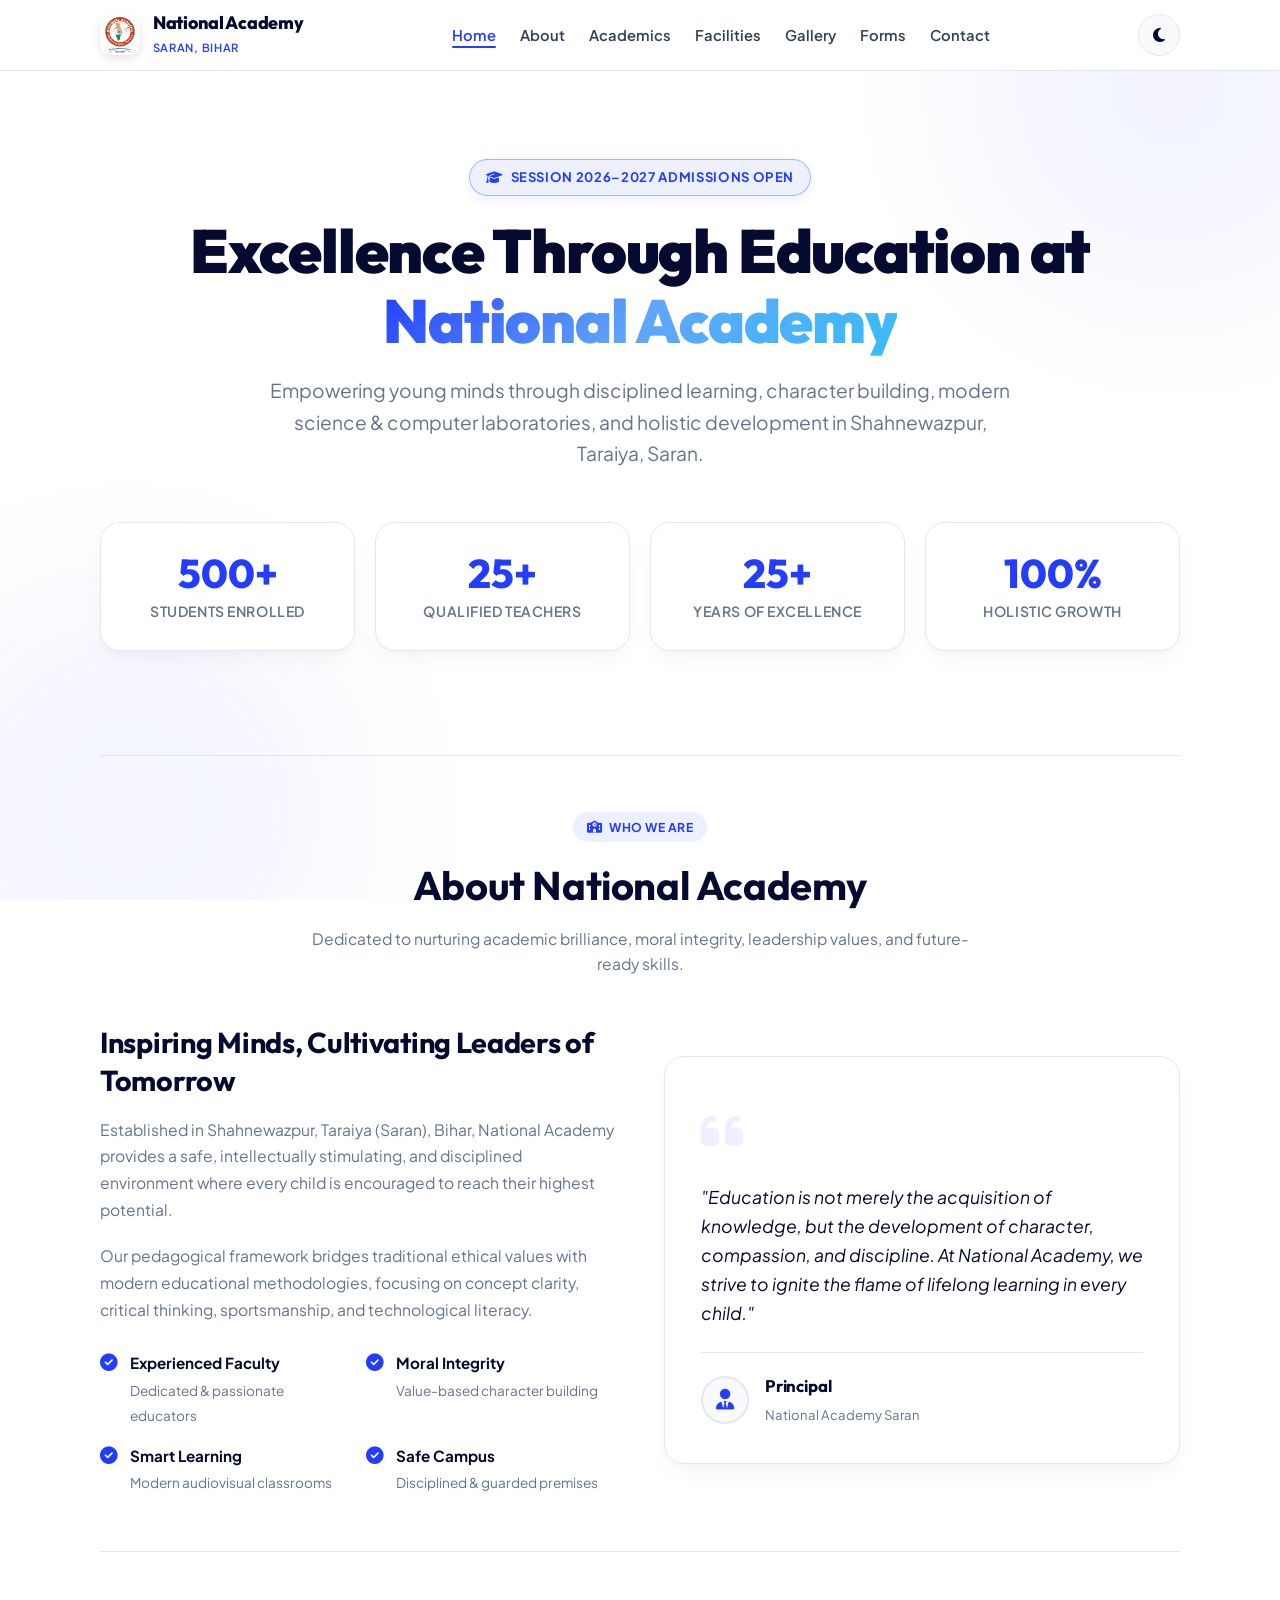
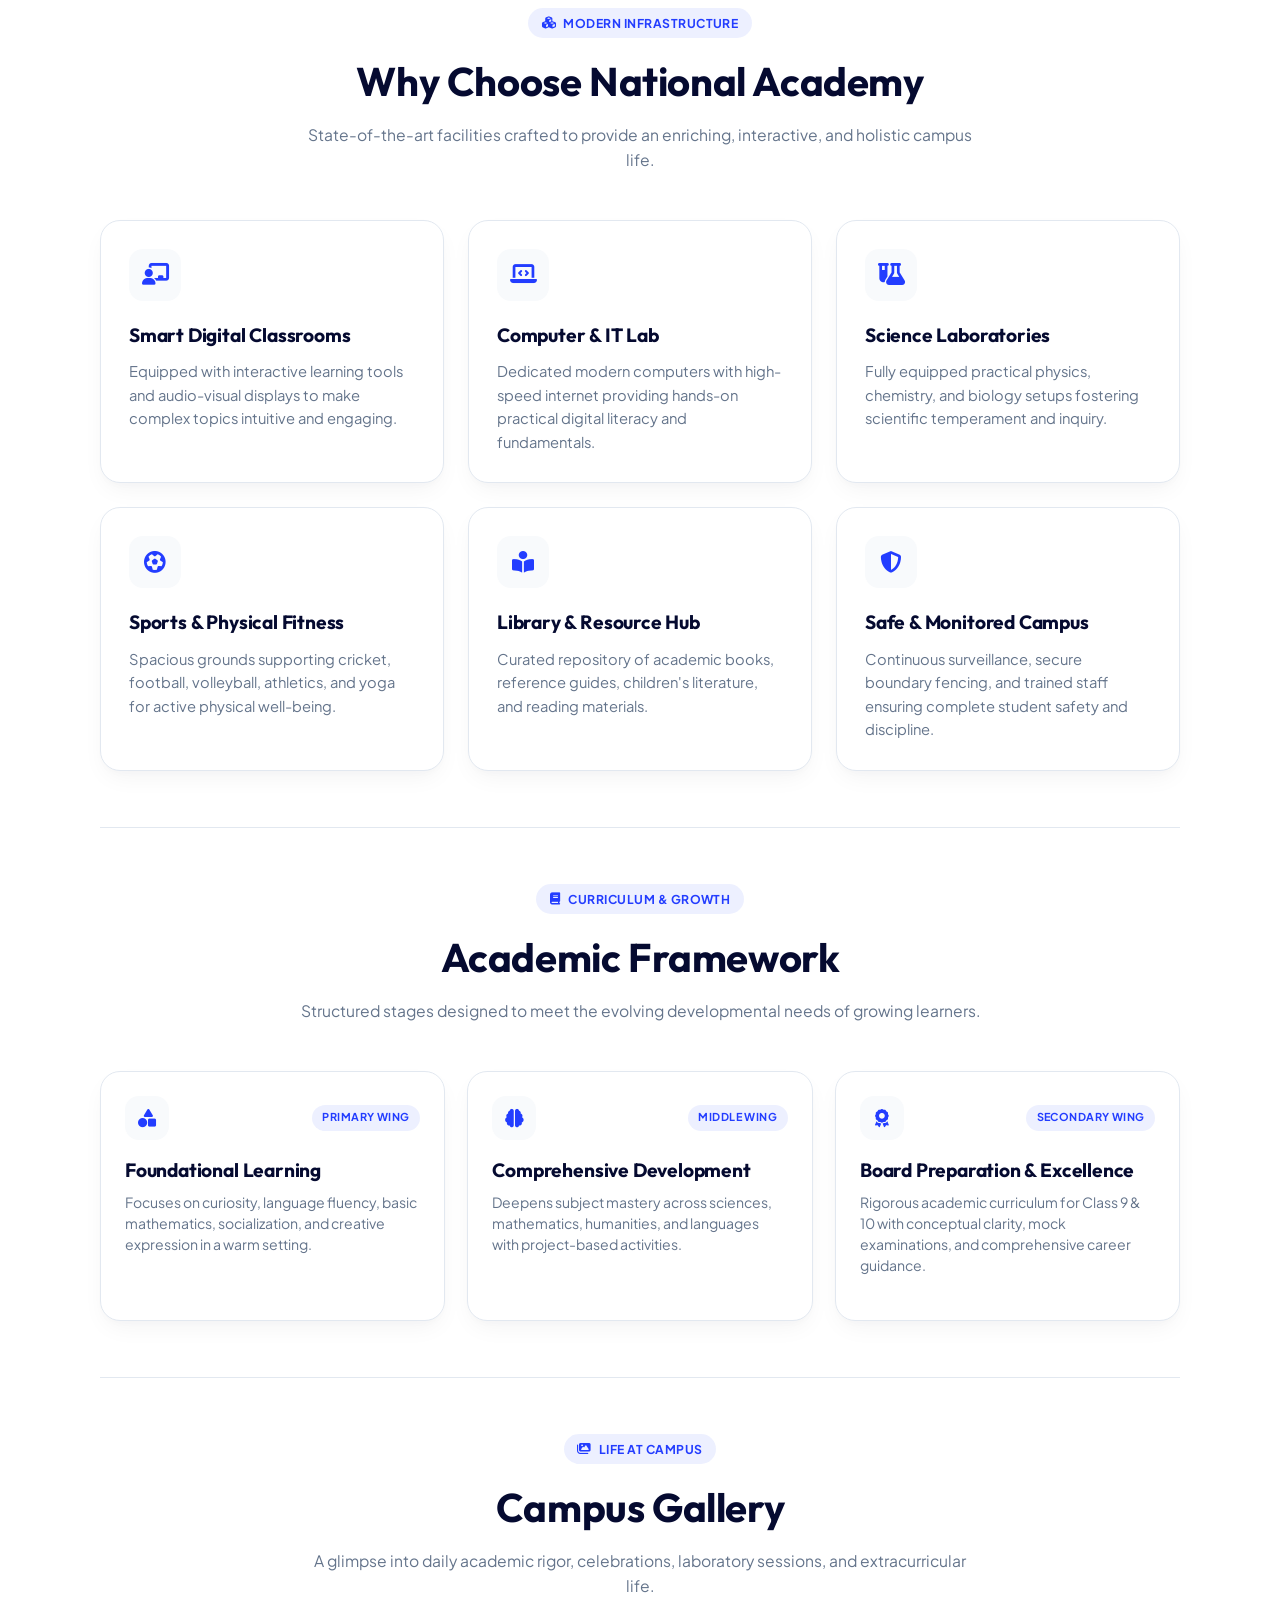
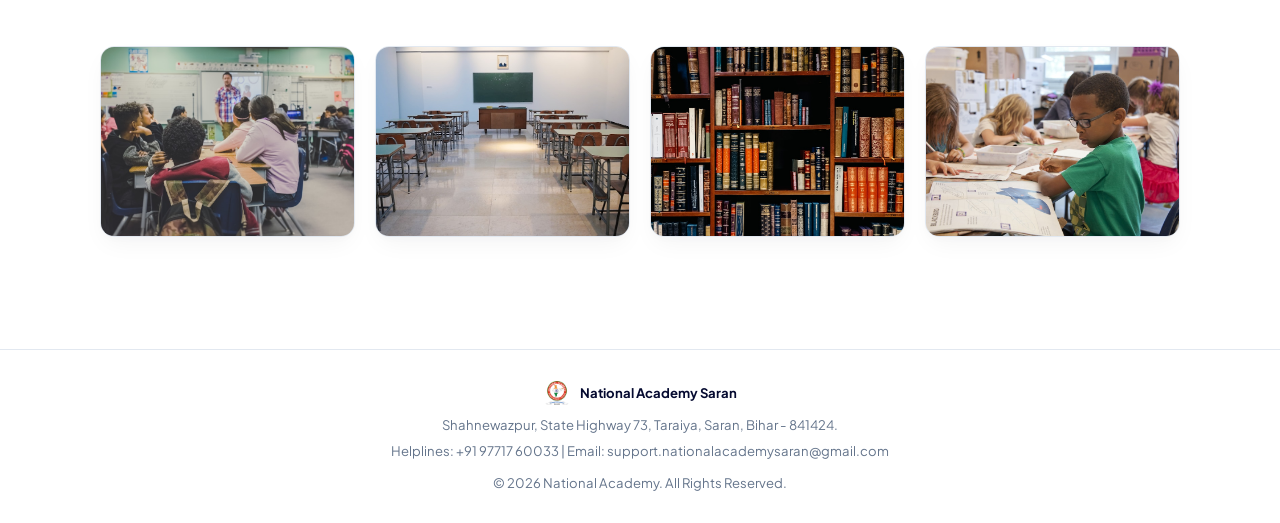
<file: home/index.html>
<!DOCTYPE html>
<html lang="en">

<head>
    <meta charset="UTF-8">
    <meta name="viewport" content="width=device-width, initial-scale=1.0, viewport-fit=cover">
    <title>National Academy Saran | Excellence Through Quality Education</title>
    <meta name="description"
        content="Welcome to National Academy, Shahnewazpur, Taraiya, Saran, Bihar. Empowering young minds through smart classrooms, modern science labs, computer education, and character building.">

    <!-- Mobile Web App & Theme Color -->
    <meta name="theme-color" content="#ffffff">
    <meta name="apple-mobile-web-app-capable" content="yes">
    <meta name="apple-mobile-web-app-status-bar-style" content="default">

    <!-- Open Graph Tags -->
    <meta property="og:title" content="National Academy Saran | Excellence Through Quality Education">
    <meta property="og:description"
        content="Empowering young minds through quality education, discipline, and character building in Taraiya, Saran, Bihar.">
    <meta property="og:image" content="../assets/school-logo.png">

    <!-- Favicon -->
    <link rel="icon" type="image/png" href="../assets/school-logo.png">
    <link rel="apple-touch-icon" href="../assets/school-logo.png">

    <!-- Google Fonts (Outfit & Plus Jakarta Sans) -->
    <link rel="preconnect" href="https://fonts.googleapis.com">
    <link rel="preconnect" href="https://fonts.gstatic.com" crossorigin>
    <link
        href="https://fonts.googleapis.com/css2?family=Outfit:wght@500;600;700;800;900&family=Plus+Jakarta+Sans:wght@400;500;600;700;800&display=swap"
        rel="stylesheet">

    <!-- Local Font Awesome 6 Icons -->
    <link rel="stylesheet" href="../vendor/fontawesome/css/all.min.css">

    <!-- Institutional Design System -->
    <link rel="stylesheet" href="../css/style.css">

</head>

<body>

    <!-- Ambient Subtle Glow (#050a30 & #233dff) -->
    <div class="ambient-glow" aria-hidden="true">
        <div class="glow-orb glow-1"></div>
        <div class="glow-orb glow-2"></div>
    </div>

    <!-- Top Minimal Navigation -->
    <header class="site-header">
        <div class="header-inner">
            <a href="index.html" class="brand-link" id="brandLink" title="National Academy Saran">
                <img src="../assets/school-logo.png" alt="National Academy Logo" class="brand-logo" loading="eager">
                <div class="brand-text">
                    <h1>National Academy</h1>
                    <span>Saran, Bihar</span>
                </div>
            </a>

            <!-- Desktop Nav Menu -->
            <ul class="nav-menu" id="navMenu">
                <li><a href="#hero" class="nav-link active">Home</a></li>
                <li><a href="#about" class="nav-link">About</a></li>
                <li><a href="#academics" class="nav-link">Academics</a></li>
                <li><a href="#facilities" class="nav-link">Facilities</a></li>
                <li><a href="#gallery" class="nav-link">Gallery</a></li>
                <li><a href="../form/index.html" class="nav-link">Forms</a></li>
                <li><a href="../index.html" class="nav-link">Contact</a></li>
            </ul>

            <div class="header-actions">
                <button type="button" id="themeToggleBtn" class="theme-toggle-btn" title="Toggle Dark/Light Theme"
                    aria-label="Toggle Dark and Light Theme">
                    <i class="fas fa-moon" id="themeIcon"></i>
                </button>

                <button type="button" id="mobileMenuBtn" class="mobile-toggle-btn" title="Open Navigation Menu"
                    aria-label="Open Navigation Menu">
                    <i class="fas fa-bars" id="menuIcon"></i>
                </button>
            </div>
        </div>
    </header>

    <!-- Main Container -->
    <main class="main-container">

        <!-- ======================================================================
             HERO SECTION
             ====================================================================== -->
        <section class="hero-section" id="hero">
            <div class="hero-badge">
                <i class="fas fa-graduation-cap"></i>
                <span>Session 2026–2027 Admissions Open</span>
            </div>

            <h1 class="hero-title">
                Excellence Through Education at <br>
                <span class="hero-gradient-text">National Academy</span>
            </h1>

            <p class="hero-subtitle">
                Empowering young minds through disciplined learning, character building, modern science & computer
                laboratories, and holistic development in Shahnewazpur, Taraiya, Saran.
            </p>

            <!-- Floating Stats Strip -->
            <div class="stats-strip">
                <div class="stat-card-box">
                    <div class="stat-number">500+</div>
                    <div class="stat-label">Students Enrolled</div>
                </div>
                <div class="stat-card-box">
                    <div class="stat-number">25+</div>
                    <div class="stat-label">Qualified Teachers</div>
                </div>
                <div class="stat-card-box">
                    <div class="stat-number">25+</div>
                    <div class="stat-label">Years of Excellence</div>
                </div>
                <div class="stat-card-box">
                    <div class="stat-number">100%</div>
                    <div class="stat-label">Holistic Growth</div>
                </div>
            </div>
        </section>

        <!-- ======================================================================
             ABOUT SECTION
             ====================================================================== -->
        <section class="content-section" id="about">
            <div class="section-header-center">
                <div class="section-tag">
                    <i class="fas fa-school"></i> Who We Are
                </div>
                <h2 class="section-title">About National Academy</h2>
                <p class="section-subtitle">
                    Dedicated to nurturing academic brilliance, moral integrity, leadership values, and future-ready
                    skills.
                </p>
            </div>

            <div class="about-split">
                <div class="about-text">
                    <h3>Inspiring Minds, Cultivating Leaders of Tomorrow</h3>
                    <p>
                        Established in Shahnewazpur, Taraiya (Saran), Bihar, National Academy provides a safe,
                        intellectually stimulating, and disciplined environment where every child is encouraged to reach
                        their highest potential.
                    </p>
                    <p>
                        Our pedagogical framework bridges traditional ethical values with modern educational methodologies,
                        focusing on concept clarity, critical thinking, sportsmanship, and technological literacy.
                    </p>

                    <div class="about-highlights">
                        <div class="highlight-item">
                            <i class="fas fa-check-circle"></i>
                            <div>
                                <strong>Experienced Faculty</strong>
                                <span>Dedicated & passionate educators</span>
                            </div>
                        </div>
                        <div class="highlight-item">
                            <i class="fas fa-check-circle"></i>
                            <div>
                                <strong>Moral Integrity</strong>
                                <span>Value-based character building</span>
                            </div>
                        </div>
                        <div class="highlight-item">
                            <i class="fas fa-check-circle"></i>
                            <div>
                                <strong>Smart Learning</strong>
                                <span>Modern audiovisual classrooms</span>
                            </div>
                        </div>
                        <div class="highlight-item">
                            <i class="fas fa-check-circle"></i>
                            <div>
                                <strong>Safe Campus</strong>
                                <span>Disciplined & guarded premises</span>
                            </div>
                        </div>
                    </div>
                </div>

                <div class="about-visual-card">
                    <div class="about-quote-icon">
                        <i class="fas fa-quote-left"></i>
                    </div>
                    <blockquote class="about-quote-text">
                        "Education is not merely the acquisition of knowledge, but the development of character,
                        compassion, and discipline. At National Academy, we strive to ignite the flame of lifelong
                        learning in every child."
                    </blockquote>
                    <div class="about-author">
                        <div class="author-avatar">
                            <i class="fas fa-user-tie"></i>
                        </div>
                        <div>
                            <h4 style="font-size: 1.05rem; margin-bottom: 0.15rem;">Principal</h4>
                            <span style="font-size: 0.82rem; color: var(--text-muted);">National Academy Saran</span>
                        </div>
                    </div>
                </div>
            </div>
        </section>

        <!-- ======================================================================
             FACILITIES & WHY CHOOSE US
             ====================================================================== -->
        <section class="content-section" id="facilities">
            <div class="section-header-center">
                <div class="section-tag">
                    <i class="fas fa-cubes"></i> Modern Infrastructure
                </div>
                <h2 class="section-title">Why Choose National Academy</h2>
                <p class="section-subtitle">
                    State-of-the-art facilities crafted to provide an enriching, interactive, and holistic campus life.
                </p>
            </div>

            <div class="features-showcase">
                <!-- Facility 1 -->
                <div class="facility-card">
                    <div class="facility-icon-wrap">
                        <i class="fas fa-chalkboard-user"></i>
                    </div>
                    <h4>Smart Digital Classrooms</h4>
                    <p>Equipped with interactive learning tools and audio-visual displays to make complex topics intuitive
                        and engaging.</p>
                </div>

                <!-- Facility 2 -->
                <div class="facility-card">
                    <div class="facility-icon-wrap">
                        <i class="fas fa-laptop-code"></i>
                    </div>
                    <h4>Computer & IT Lab</h4>
                    <p>Dedicated modern computers with high-speed internet providing hands-on practical digital literacy and
                        fundamentals.</p>
                </div>

                <!-- Facility 3 -->
                <div class="facility-card">
                    <div class="facility-icon-wrap">
                        <i class="fas fa-flask-vial"></i>
                    </div>
                    <h4>Science Laboratories</h4>
                    <p>Fully equipped practical physics, chemistry, and biology setups fostering scientific temperament and
                        inquiry.</p>
                </div>

                <!-- Facility 4 -->
                <div class="facility-card">
                    <div class="facility-icon-wrap">
                        <i class="fas fa-futbol"></i>
                    </div>
                    <h4>Sports & Physical Fitness</h4>
                    <p>Spacious grounds supporting cricket, football, volleyball, athletics, and yoga for active physical
                        well-being.</p>
                </div>

                <!-- Facility 5 -->
                <div class="facility-card">
                    <div class="facility-icon-wrap">
                        <i class="fas fa-book-open-reader"></i>
                    </div>
                    <h4>Library & Resource Hub</h4>
                    <p>Curated repository of academic books, reference guides, children's literature, and reading materials.</p>
                </div>

                <!-- Facility 6 -->
                <div class="facility-card">
                    <div class="facility-icon-wrap">
                        <i class="fas fa-shield-halved"></i>
                    </div>
                    <h4>Safe & Monitored Campus</h4>
                    <p>Continuous surveillance, secure boundary fencing, and trained staff ensuring complete student safety
                        and discipline.</p>
                </div>
            </div>
        </section>

        <!-- ======================================================================
             ACADEMIC PROGRAM
             ====================================================================== -->
        <section class="content-section" id="academics">
            <div class="section-header-center">
                <div class="section-tag">
                    <i class="fas fa-book"></i> Curriculum & Growth
                </div>
                <h2 class="section-title">Academic Framework</h2>
                <p class="section-subtitle">
                    Structured stages designed to meet the evolving developmental needs of growing learners.
                </p>
            </div>

            <div class="cards-grid" style="margin-bottom: 0;">
                <article class="feature-card">
                    <div class="card-header">
                        <div class="card-icon-wrap">
                            <i class="fas fa-shapes"></i>
                        </div>
                        <span class="card-badge">Primary Wing</span>
                    </div>
                    <h3>Foundational Learning</h3>
                    <p>Focuses on curiosity, language fluency, basic mathematics, socialization, and creative expression in a
                        warm setting.</p>
                </article>

                <article class="feature-card">
                    <div class="card-header">
                        <div class="card-icon-wrap">
                            <i class="fas fa-brain"></i>
                        </div>
                        <span class="card-badge">Middle Wing</span>
                    </div>
                    <h3>Comprehensive Development</h3>
                    <p>Deepens subject mastery across sciences, mathematics, humanities, and languages with project-based
                        activities.</p>
                </article>

                <article class="feature-card">
                    <div class="card-header">
                        <div class="card-icon-wrap">
                            <i class="fas fa-award"></i>
                        </div>
                        <span class="card-badge">Secondary Wing</span>
                    </div>
                    <h3>Board Preparation & Excellence</h3>
                    <p>Rigorous academic curriculum for Class 9 & 10 with conceptual clarity, mock examinations, and comprehensive career guidance.</p>
                </article>
            </div>
        </section>

        <!-- ======================================================================
             CAMPUS GALLERY
             ====================================================================== -->
        <section class="content-section" id="gallery">
            <div class="section-header-center">
                <div class="section-tag">
                    <i class="fas fa-images"></i> Life at Campus
                </div>
                <h2 class="section-title">Campus Gallery</h2>
                <p class="section-subtitle">
                    A glimpse into daily academic rigor, celebrations, laboratory sessions, and extracurricular life.
                </p>
            </div>

            <div class="gallery-container">
                <div class="gallery-card">
                    <img src="../assets/gallery-classroom.jpg" alt="Students in Classroom" loading="lazy">
                    <div class="gallery-overlay">
                        <span>Interactive Classroom Sessions</span>
                    </div>
                </div>

                <div class="gallery-card">
                    <img src="../assets/gallery-campus.jpg" alt="Campus Building" loading="lazy">
                    <div class="gallery-overlay">
                        <span>Campus Architecture & Grounds</span>
                    </div>
                </div>

                <div class="gallery-card">
                    <img src="../assets/gallery-library.jpg" alt="Library & Collaborative Learning" loading="lazy">
                    <div class="gallery-overlay">
                        <span>Library & Collaborative Learning</span>
                    </div>
                </div>

                <div class="gallery-card">
                    <img src="../assets/gallery-sports.jpg" alt="Activity & Sports" loading="lazy">
                    <div class="gallery-overlay">
                        <span>Sports, Events & Co-Curriculars</span>
                    </div>
                </div>
            </div>
        </section>

    </main>

    <!-- ==========================================================================
         FOOTER
         ========================================================================== -->
    <footer class="site-footer">
        <div class="footer-logo-row">
            <img src="../assets/school-logo.png" alt="National Academy Emblem">
            <span>National Academy Saran</span>
        </div>
        <p>Shahnewazpur, State Highway 73, Taraiya, Saran, Bihar - 841424.</p>
        <p style="margin-top: 0.35rem; color: var(--text-muted); font-size: 0.82rem;">
            Helplines: <a href="tel:+919771760033" style="color: inherit; text-decoration: none;">+91 97717 60033</a> | 
            Email: <a href="mailto:support.nationalacademysaran@gmail.com" style="color: inherit; text-decoration: none;">support.nationalacademysaran@gmail.com</a>
        </p>
        <p style="margin-top: 0.75rem;">
            &copy; 2026 National Academy. All Rights Reserved.
        </p>
    </footer>

    <!-- Interactive Script -->
    <script>
        // Theme Management (Default: Bright Light governed by style.css :root)
        const themeToggleBtn = document.getElementById('themeToggleBtn');
        const themeIcon = document.getElementById('themeIcon');

        function applyTheme(theme) {
            if (theme === 'dark') {
                document.documentElement.setAttribute('data-theme', 'dark');
                if (themeIcon) themeIcon.className = 'fas fa-sun';
            } else if (theme === 'light') {
                document.documentElement.setAttribute('data-theme', 'light');
                if (themeIcon) themeIcon.className = 'fas fa-moon';
            } else {
                document.documentElement.removeAttribute('data-theme');
                if (themeIcon) themeIcon.className = 'fas fa-moon';
            }
        }

        // Clear legacy automatic dark storage so all pages default to bright light
        if (localStorage.getItem('na_theme') === 'dark' && !localStorage.getItem('na_user_theme')) {
            localStorage.removeItem('na_theme');
        }

        // Apply explicit user preference if manually chosen, otherwise default to CSS :root (Bright Light)
        const userTheme = localStorage.getItem('na_user_theme');
        if (userTheme === 'dark') {
            applyTheme('dark');
        } else if (userTheme === 'light') {
            applyTheme('light');
        } else {
            applyTheme('default');
        }

        if (themeToggleBtn) {
            themeToggleBtn.addEventListener('click', () => {
                const isCurrentlyDark = document.documentElement.getAttribute('data-theme') === 'dark';
                const nextTheme = isCurrentlyDark ? 'light' : 'dark';
                applyTheme(nextTheme);
                localStorage.setItem('na_user_theme', nextTheme);
            });
        }

        // Mobile Menu Toggle
        const mobileMenuBtn = document.getElementById('mobileMenuBtn');
        const navMenu = document.getElementById('navMenu');
        const menuIcon = document.getElementById('menuIcon');

        if (mobileMenuBtn && navMenu) {
            mobileMenuBtn.addEventListener('click', () => {
                const isOpen = navMenu.classList.toggle('active');
                menuIcon.className = isOpen ? 'fas fa-times' : 'fas fa-bars';
            });

            // Close mobile menu on link click
            document.querySelectorAll('.nav-link').forEach(link => {
                link.addEventListener('click', () => {
                    navMenu.classList.remove('active');
                    menuIcon.className = 'fas fa-bars';
                });
            });
        }
    </script>
</body>

</html>
</file>
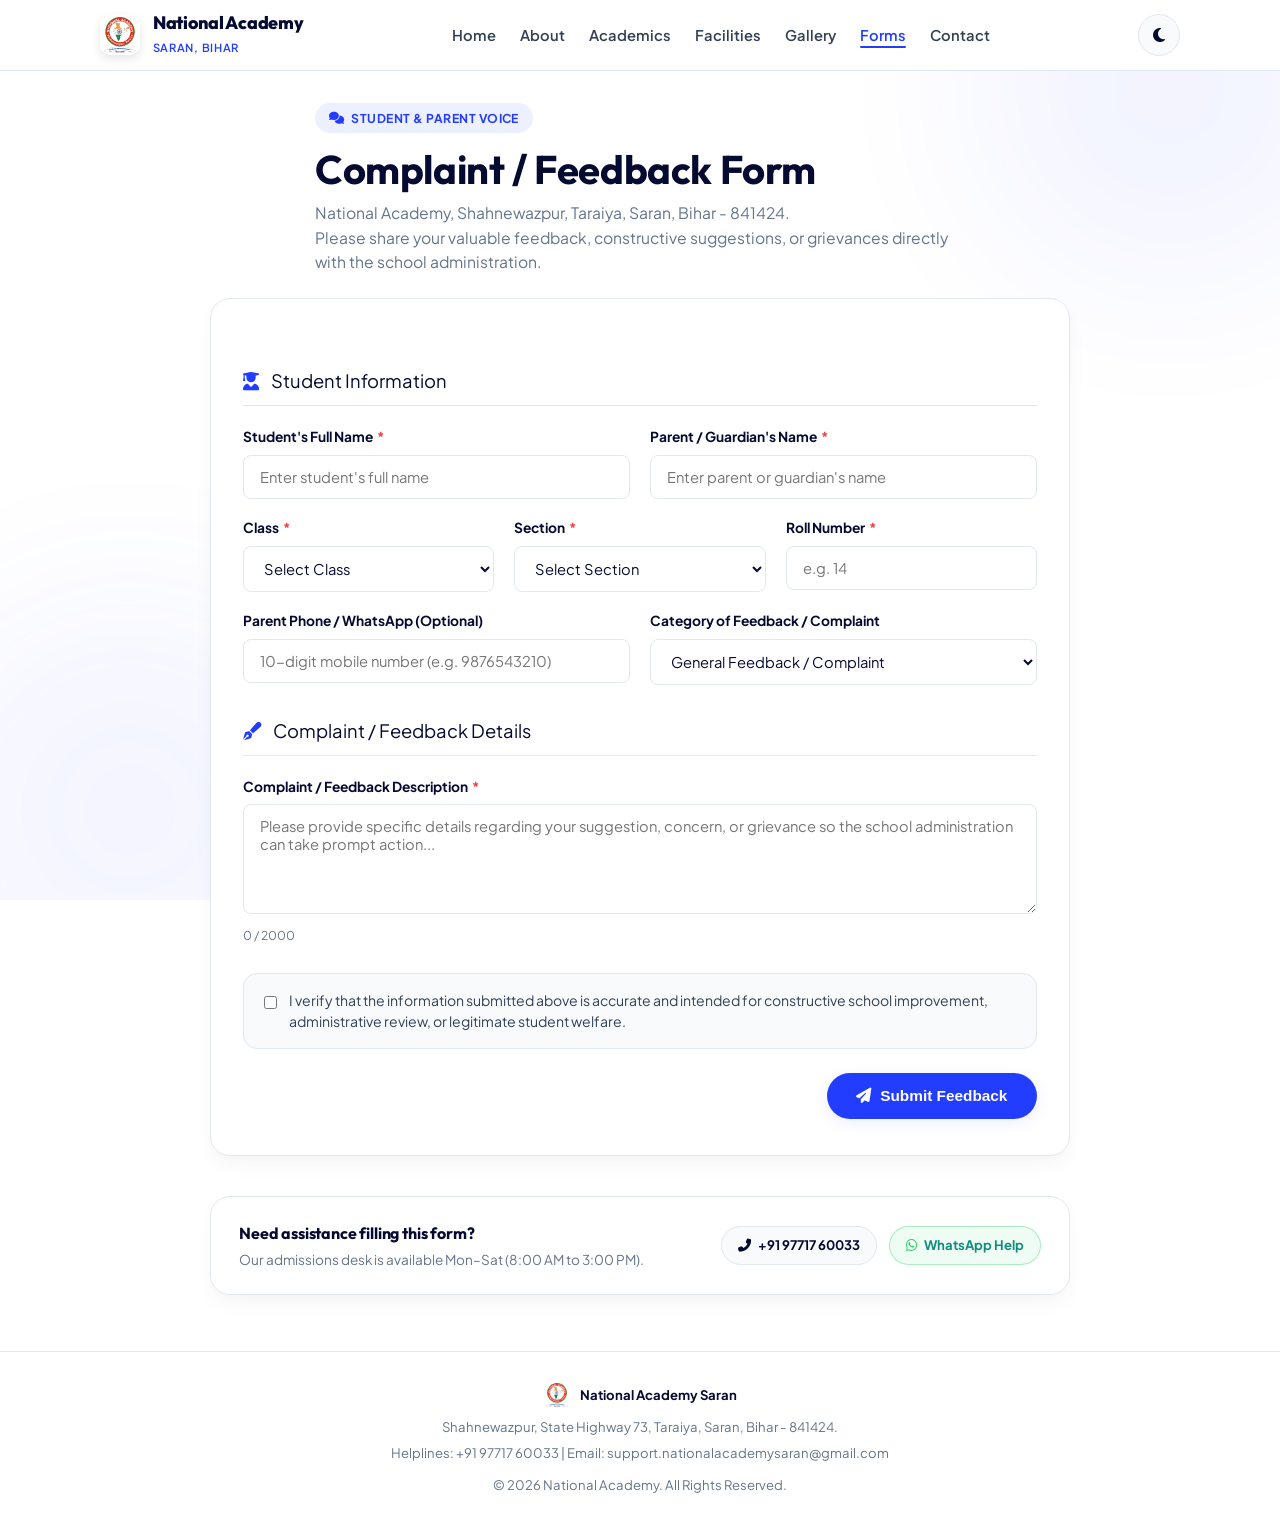
<file: form/feedback_form.html>
<!DOCTYPE html>
<html lang="en">

<head>
    <meta charset="UTF-8">
    <meta name="viewport" content="width=device-width, initial-scale=1.0, viewport-fit=cover">
    <title>Complaint & Feedback Form | National Academy Saran</title>
    <meta name="description"
        content="Official Complaint and Feedback Form for National Academy, Taraiya, Saran, Bihar. Submit grievance matters, suggestions, and feedback directly to school administration.">

    <!-- Mobile Web App & Theme Color -->
    <meta name="theme-color" content="#ffffff">
    <meta name="apple-mobile-web-app-capable" content="yes">
    <meta name="apple-mobile-web-app-status-bar-style" content="default">

    <!-- Open Graph Tags -->
    <meta property="og:title" content="Complaint & Feedback Form | National Academy Saran">
    <meta property="og:description"
        content="Submit grievance matters, feedback, and suggestions directly to National Academy administration.">
    <meta property="og:image" content="../assets/school-logo.png">

    <!-- Favicon -->
    <link rel="icon" type="image/png" href="../assets/school-logo.png">
    <link rel="apple-touch-icon" href="../assets/school-logo.png">

    <!-- Google Fonts (Outfit & Plus Jakarta Sans) -->
    <link rel="preconnect" href="https://fonts.googleapis.com">
    <link rel="preconnect" href="https://fonts.gstatic.com" crossorigin>
    <link
        href="https://fonts.googleapis.com/css2?family=Outfit:wght@500;600;700;800;900&family=Plus+Jakarta+Sans:wght@400;500;600;700;800&display=swap"
        rel="stylesheet">

    <!-- Local Font Awesome 6 Icons -->
    <link rel="stylesheet" href="../vendor/fontawesome/css/all.min.css">

    <!-- Institutional Design System -->
    <link rel="stylesheet" href="../css/style.css">

    </head>

<body>

    <!-- Ambient Subtle Glow (#050a30 & #233dff) -->
    <div class="ambient-glow" aria-hidden="true">
        <div class="glow-orb glow-1"></div>
        <div class="glow-orb glow-2"></div>
    </div>

    <!-- Top Navigation Header -->
    <header class="site-header">
        <div class="header-inner">
            <a href="../index.html" class="brand-link" id="brandLink" title="National Academy Saran">
                <img src="../assets/school-logo.png" alt="National Academy Logo" class="brand-logo" loading="eager">
                <div class="brand-text">
                    <h1>National Academy</h1>
                    <span>Saran, Bihar</span>
                </div>
            </a>

            <!-- Desktop Nav Menu -->
            <ul class="nav-menu" id="navMenu">
                <li><a href="../home/index.html#hero" class="nav-link">Home</a></li>
                <li><a href="../home/index.html#about" class="nav-link">About</a></li>
                <li><a href="../home/index.html#academics" class="nav-link">Academics</a></li>
                <li><a href="../home/index.html#facilities" class="nav-link">Facilities</a></li>
                <li><a href="../home/index.html#gallery" class="nav-link">Gallery</a></li>
                <li><a href="index.html" class="nav-link active">Forms</a></li>
                <li><a href="../index.html" class="nav-link">Contact</a></li>
            </ul>

            <div class="header-actions">
                <button type="button" id="themeToggleBtn" class="theme-toggle-btn" title="Toggle Dark/Light Theme"
                    aria-label="Toggle Dark and Light Theme">
                    <i class="fas fa-moon" id="themeIcon"></i>
                </button>

                <button type="button" id="mobileMenuBtn" class="mobile-toggle-btn" title="Open Navigation Menu"
                    aria-label="Open Navigation Menu">
                    <i class="fas fa-bars" id="menuIcon"></i>
                </button>
            </div>
        </div>
    </header>

    <!-- Main Content Container -->
    <main class="main-container">

        <!-- Form Shell -->
        <div class="form-shell">

            <!-- Page Intro -->
            <section class="page-intro" style="text-align: left; margin-bottom: 1.5rem;">
                <div class="page-badge">
                    <i class="fas fa-comments"></i> Student & Parent Voice
                </div>
                <h2 class="page-title">Complaint / Feedback Form</h2>
                <p class="page-desc">
                    National Academy, Shahnewazpur, Taraiya, Saran, Bihar - 841424.<br>
                    Please share your valuable feedback, constructive suggestions, or grievances directly with the school administration.
                </p>
            </section>

            <!-- Success Alert Banner -->
            <div class="status-alert alert-success" id="successAlert" role="alert">
                <h4>
                    <i class="fas fa-circle-check"></i>
                    <span>Complaint / Feedback Submitted Successfully!</span>
                </h4>
                <p>
                    Thank you, <strong id="submittedParentName">Parent</strong>. Your feedback regarding student
                    <strong id="submittedStudentName">Student</strong> (Class <span id="submittedClass"></span>)
                    has been securely delivered to the National Academy administration team for review.
                </p>
                <div class="success-receipt">
                    <div class="receipt-row">
                        <span class="receipt-label">Student Name:</span>
                        <span class="receipt-val" id="receiptStudent"></span>
                    </div>
                    <div class="receipt-row">
                        <span class="receipt-label">Class & Section:</span>
                        <span class="receipt-val" id="receiptClassSec"></span>
                    </div>
                    <div class="receipt-row">
                        <span class="receipt-label">Roll Number:</span>
                        <span class="receipt-val" id="receiptRoll"></span>
                    </div>
                    <div class="receipt-row">
                        <span class="receipt-label">Parent / Guardian:</span>
                        <span class="receipt-val" id="receiptParent"></span>
                    </div>
                    <div class="receipt-row">
                        <span class="receipt-label">Submission Time:</span>
                        <span class="receipt-val" id="receiptTime"></span>
                    </div>
                </div>
                <div style="margin-top: 1rem; display: flex; gap: 0.75rem; flex-wrap: wrap;">
                    <button type="button" class="btn-submit" id="submitAnotherBtn" style="padding: 0.55rem 1.25rem; font-size: 0.85rem;">
                        <i class="fas fa-redo"></i> Submit Another Feedback
                    </button>
                    <a href="index.html" class="btn-reset" style="padding: 0.55rem 1.25rem; font-size: 0.85rem; text-decoration: none;">
                        <i class="fas fa-folder-open"></i> Back to All Forms
                    </a>
                </div>
            </div>

            <!-- Error Alert Banner -->
            <div class="status-alert alert-error" id="errorAlert" role="alert">
                <h4>
                    <i class="fas fa-circle-exclamation"></i>
                    <span>Submission Notice</span>
                </h4>
                <p id="formErrorMessage">
                    There was a temporary issue submitting your feedback. Please check your connection and retry, or call our direct office desk at
                    <a href="tel:+919771760033" style="color: inherit; font-weight: 700;">+91 97717 60033</a> for immediate assistance.
                </p>
            </div>

            <!-- Form Container Card -->
            <div class="form-card">
                <form id="feedbackForm" novalidate autocomplete="on">

                    <!-- Anti-Spam Honeypot (Hidden) -->
                    <div style="position: absolute; left: -9999px; top: -9999px;" aria-hidden="true">
                        <label for="hp_website">Website</label>
                        <input type="text" id="hp_website" name="hp_website" tabindex="-1" autocomplete="off">
                    </div>

                    <!-- ==========================================================
                         SECTION 1: STUDENT INFORMATION
                         ========================================================== -->
                    <div class="form-section-title">
                        <i class="fas fa-user-graduate"></i>
                        <span>Student Information</span>
                    </div>

                    <!-- Student Full Name (entry.2005620554) -->
                    <div class="form-row">
                        <div class="form-group">
                            <label for="studentName" class="form-label">
                                Student's Full Name <span class="required-star">*</span>
                            </label>
                            <input type="text" id="studentName" name="student_name" class="form-control"
                                placeholder="Enter student's full name" required minlength="2" maxlength="80">
                            <div class="field-error-msg" id="studentNameError">Please provide the student's name.</div>
                        </div>

                        <!-- Parent/Guardian's Name (entry.695094505) -->
                        <div class="form-group">
                            <label for="parentName" class="form-label">
                                Parent / Guardian's Name <span class="required-star">*</span>
                            </label>
                            <input type="text" id="parentName" name="parent_name" class="form-control"
                                placeholder="Enter parent or guardian's name" required minlength="2" maxlength="80">
                            <div class="field-error-msg" id="parentNameError">Please provide the parent or guardian's name.</div>
                        </div>
                    </div>

                    <!-- Class, Section & Roll Number -->
                    <div class="form-row-3">
                        <!-- Class (entry.300657752) -->
                        <div class="form-group">
                            <label for="classGrade" class="form-label">
                                Class <span class="required-star">*</span>
                            </label>
                            <select id="classGrade" name="class_grade" class="form-control" required>
                                <option value="" disabled selected>Select Class</option>
                                <option value="Pre Nursery">Pre Nursery</option>
                                <option value="Nursery">Nursery</option>
                                <option value="LKG">LKG</option>
                                <option value="UKG">UKG</option>
                                <option value="1">Class 1</option>
                                <option value="2">Class 2</option>
                                <option value="3">Class 3</option>
                                <option value="4">Class 4</option>
                                <option value="5">Class 5</option>
                                <option value="6">Class 6</option>
                                <option value="7">Class 7</option>
                                <option value="8">Class 8</option>
                                <option value="9">Class 9</option>
                                <option value="10">Class 10</option>
                            </select>
                            <div class="field-error-msg" id="classGradeError">Please select the student's class.</div>
                        </div>

                        <!-- Section (entry.1850304676) -->
                        <div class="form-group">
                            <label for="sectionVal" class="form-label">
                                Section <span class="required-star">*</span>
                            </label>
                            <select id="sectionVal" name="section_val" class="form-control" required>
                                <option value="" disabled selected>Select Section</option>
                                <option value="A">Section A</option>
                                <option value="B">Section B</option>
                            </select>
                            <div class="field-error-msg" id="sectionValError">Please select section (A or B).</div>
                        </div>

                        <!-- Roll Number (entry.122165795) -->
                        <div class="form-group">
                            <label for="rollNumber" class="form-label">
                                Roll Number <span class="required-star">*</span>
                            </label>
                            <input type="tel" id="rollNumber" name="roll_number" class="form-control"
                                placeholder="e.g. 14" required maxlength="2" inputmode="numeric" pattern="[0-9]{1,2}">
                            <div class="field-error-msg" id="rollNumberError">Please enter a valid roll number (1 to 99).</div>
                        </div>
                    </div>

                    <!-- Optional Parent Contact Number -->
                    <div class="form-row">
                        <div class="form-group">
                            <label for="contactPhone" class="form-label">
                                Parent Phone / WhatsApp (Optional)
                            </label>
                            <input type="tel" id="contactPhone" name="contact_phone" class="form-control"
                                placeholder="10-digit mobile number (e.g. 9876543210)" maxlength="10" inputmode="numeric" autocomplete="tel">
                            <span class="field-error-msg" id="contactPhoneError"></span>
                        </div>

                        <!-- Feedback / Complaint Category -->
                        <div class="form-group">
                            <label for="feedbackCategory" class="form-label">
                                Category of Feedback / Complaint
                            </label>
                            <select id="feedbackCategory" name="feedback_category" class="form-control">
                                <option value="General Feedback / Complaint" selected>General Feedback / Complaint</option>
                                <option value="Academic & Teaching">Academic & Teaching Curriculum</option>
                                <option value="Campus & Cleanliness">Campus Facilities & Cleanliness</option>
                                <option value="Transport & Bus Route">Transport & Bus Route</option>
                                <option value="Student Discipline & Care">Student Discipline & Care</option>
                                <option value="Fee & Accounts Desk">Fee & Accounts Desk</option>
                                <option value="Sports & Extracurricular">Sports, Arts & Activities</option>
                                <option value="Other Grievance / Matter">Other Grievance / Concern</option>
                            </select>
                        </div>
                    </div>

                    <!-- ==========================================================
                         SECTION 2: COMPLAINT / FEEDBACK DESCRIPTION
                         ========================================================== -->
                    <div class="form-section-title">
                        <i class="fas fa-pen-fancy"></i>
                        <span>Complaint / Feedback Details</span>
                    </div>

                    <!-- Description (entry.1002328075) -->
                    <div class="form-group">
                        <label for="feedbackDescription" class="form-label">
                            Complaint / Feedback Description <span class="required-star">*</span>
                        </label>
                        <textarea id="feedbackDescription" name="feedback_description" class="form-control"
                            placeholder="Please provide specific details regarding your suggestion, concern, or grievance so the school administration can take prompt action..."
                            required minlength="10" maxlength="2000"></textarea>
                        <div style="display: flex; justify-content: space-between; align-items: center;">
                            <div class="field-error-msg" id="feedbackDescriptionError">Please provide feedback description (at least 10 characters).</div>
                            <div class="char-counter" id="charCounter">0 / 2000</div>
                        </div>
                    </div>

                    <!-- Declaration Box -->
                    <div class="declaration-box">
                        <input type="checkbox" id="declarationCheck" required>
                        <label for="declarationCheck">
                            I verify that the information submitted above is accurate and intended for constructive school improvement, administrative review, or legitimate student welfare.
                        </label>
                    </div>
                    <div class="field-error-msg" id="declarationError" style="margin-top: -1rem; margin-bottom: 1rem;">
                        Please check the verification box before submitting.
                    </div>

                    <!-- Form Action Buttons -->
                    <div class="form-actions-bar">
                        <button type="submit" class="btn-submit" id="submitBtn">
                            <i class="fas fa-paper-plane" id="submitIcon"></i>
                            <span id="submitBtnText">Submit Feedback</span>
                        </button>
                    </div>

                </form>
            </div>

            <!-- Helpline Quick Callout -->
            <div class="form-helpline-box">
                <div class="form-helpline-info">
                    <h4>Need assistance filling this form?</h4>
                    <p>Our admissions desk is available Mon–Sat (8:00 AM to 3:00 PM).</p>
                </div>
                <div class="form-helpline-links">
                    <a href="tel:+919771760033" class="helpline-chip" title="Call Accounts Office">
                        <i class="fas fa-phone-alt"></i> +91 97717 60033
                    </a>
                    <a href="https://wa.me/919771760033" target="_blank" rel="noopener noreferrer"
                        class="helpline-chip chip-wa" title="WhatsApp Admissions Desk">
                        <i class="fab fa-whatsapp"></i> WhatsApp Help
                    </a>
                </div>
            </div>

        </div>

    </main>

    <!-- Footer -->
    <footer class="site-footer">
        <div class="footer-logo-row">
            <img src="../assets/school-logo.png" alt="National Academy Emblem">
            <span>National Academy Saran</span>
        </div>
        <p>Shahnewazpur, State Highway 73, Taraiya, Saran, Bihar - 841424.</p>
        <p style="margin-top: 0.35rem; color: var(--text-muted); font-size: 0.82rem;">
            Helplines: <a href="tel:+919771760033" style="color: inherit; text-decoration: none;">+91 97717 60033</a> | 
            Email: <a href="mailto:support.nationalacademysaran@gmail.com" style="color: inherit; text-decoration: none;">support.nationalacademysaran@gmail.com</a>
        </p>
        <p style="margin-top: 0.75rem;">
            &copy; 2026 National Academy. All Rights Reserved.
        </p>
    </footer>

    <!-- Scripts -->
    <script>
        // Google Apps Script Web App Endpoint (Deployed)
        const GOOGLE_SCRIPT_WEBAPP_URL = 'https://script.google.com/macros/s/AKfycbz4fs4fqca4zceFfXUP0jvjJpxlCgMT4jWC3hUkYVdqLxDZCoQDWasLQO5JsQg0P3epqA/exec';

        // Fallback Google Form Submission Endpoint
        const GOOGLE_FORM_ACTION_URL = 'https://docs.google.com/forms/d/e/1FAIpQLScp76PTujCHjuRjk7VD1WX8ZdcT-hb9NjZYK1QOUVX5RQbCAg/formResponse';
        
        // Exact Google Form Entry Mapping IDs
        const ENTRY_STUDENT_NAME = 'entry.2005620554';
        const ENTRY_CLASS = 'entry.300657752';
        const ENTRY_SECTION = 'entry.1850304676';
        const ENTRY_ROLL_NUMBER = 'entry.122165795';
        const ENTRY_DESCRIPTION = 'entry.1002328075';
        const ENTRY_PARENT_NAME = 'entry.695094505';

        // Elements
        const themeToggleBtn = document.getElementById('themeToggleBtn');
        const themeIcon = document.getElementById('themeIcon');
        const mobileMenuBtn = document.getElementById('mobileMenuBtn');
        const navMenu = document.getElementById('navMenu');

        const form = document.getElementById('feedbackForm');
        const submitBtn = document.getElementById('submitBtn');
        const submitBtnText = document.getElementById('submitBtnText');
        const submitIcon = document.getElementById('submitIcon');
        const successAlert = document.getElementById('successAlert');
        const errorAlert = document.getElementById('errorAlert');
        const charCounter = document.getElementById('charCounter');
        const descInput = document.getElementById('feedbackDescription');

        // Theme Management (Default: Bright Light governed by style.css :root)
        function applyTheme(theme) {
            if (theme === 'dark') {
                document.documentElement.setAttribute('data-theme', 'dark');
                if (themeIcon) themeIcon.className = 'fas fa-sun';
            } else if (theme === 'light') {
                document.documentElement.setAttribute('data-theme', 'light');
                if (themeIcon) themeIcon.className = 'fas fa-moon';
            } else {
                document.documentElement.removeAttribute('data-theme');
                if (themeIcon) themeIcon.className = 'fas fa-moon';
            }
        }

        // Clear legacy automatic dark storage so all pages default to bright light
        if (localStorage.getItem('na_theme') === 'dark' && !localStorage.getItem('na_user_theme')) {
            localStorage.removeItem('na_theme');
        }

        // Apply explicit user preference if manually chosen, otherwise default to CSS :root (Bright Light)
        const userTheme = localStorage.getItem('na_user_theme');
        if (userTheme === 'dark') {
            applyTheme('dark');
        } else if (userTheme === 'light') {
            applyTheme('light');
        } else {
            applyTheme('default');
        }

        if (themeToggleBtn) {
            themeToggleBtn.addEventListener('click', () => {
                const isCurrentlyDark = document.documentElement.getAttribute('data-theme') === 'dark';
                const nextTheme = isCurrentlyDark ? 'light' : 'dark';
                applyTheme(nextTheme);
                localStorage.setItem('na_user_theme', nextTheme);
            });
        }

        // Mobile menu toggle
        if (mobileMenuBtn && navMenu) {
            mobileMenuBtn.addEventListener('click', () => {
                const isOpen = navMenu.classList.toggle('active');
                if (menuIcon) {
                    menuIcon.className = isOpen ? 'fas fa-times' : 'fas fa-bars';
                }
            });

            // Close mobile menu on link click
            document.querySelectorAll('.nav-link').forEach(link => {
                link.addEventListener('click', () => {
                    navMenu.classList.remove('active');
                    if (menuIcon) menuIcon.className = 'fas fa-bars';
                });
            });
        }

        // Live Character Counter
        if (descInput && charCounter) {
            descInput.addEventListener('input', () => {
                const len = descInput.value.length;
                charCounter.textContent = `${len} / 2000`;
                if (len >= 1900) {
                    charCounter.style.color = '#ef4444';
                } else {
                    charCounter.style.color = 'var(--text-muted)';
                }
            });
        }

        // Field Error Helpers
        function showFieldError(input, errorEl, msg) {
            if (input) input.classList.add('is-invalid');
            if (errorEl) {
                if (msg) errorEl.textContent = msg;
                errorEl.style.display = 'block';
            }
        }

        function clearFieldError(input, errorEl) {
            if (input) input.classList.remove('is-invalid');
            if (errorEl) {
                errorEl.textContent = '';
                errorEl.style.display = 'none';
            }
        }

        // Phone Number Validation (as in admission form)
        function validatePhoneNumber(input, errorEl, isRequired = false) {
            if (!input) return true;
            const val = input.value.trim();
            if (!val) {
                if (isRequired) {
                    showFieldError(input, errorEl, 'Mobile number is required (must be 10 digits).');
                    return false;
                }
                clearFieldError(input, errorEl);
                return true;
            }
            if (val.length !== 10) {
                showFieldError(input, errorEl, `Please enter a complete 10-digit number (${val.length}/10 entered).`);
                return false;
            }
            if (!/^[6-9]\d{9}$/.test(val)) {
                showFieldError(input, errorEl, 'Please enter a valid 10-digit mobile number starting with 6, 7, 8, or 9.');
                return false;
            }
            clearFieldError(input, errorEl);
            return true;
        }

        // Validation Listeners
        const studentNameInput = document.getElementById('studentName');
        const studentNameError = document.getElementById('studentNameError');
        const parentNameInput = document.getElementById('parentName');
        const parentNameError = document.getElementById('parentNameError');
        const classGradeInput = document.getElementById('classGrade');
        const classGradeError = document.getElementById('classGradeError');
        const sectionValInput = document.getElementById('sectionVal');
        const sectionValError = document.getElementById('sectionValError');
        const rollNumberInput = document.getElementById('rollNumber');
        const rollNumberError = document.getElementById('rollNumberError');
        const contactPhoneInput = document.getElementById('contactPhone');
        const contactPhoneError = document.getElementById('contactPhoneError');
        const descError = document.getElementById('feedbackDescriptionError');
        const declarationCheck = document.getElementById('declarationCheck');
        const declarationError = document.getElementById('declarationError');

        function validateField(input, errorEl, message, validatorFn) {
            if (!input) return true;
            const valid = validatorFn ? validatorFn(input.value) : input.value.trim().length > 0;
            if (!valid) {
                showFieldError(input, errorEl, message);
                return false;
            }
            clearFieldError(input, errorEl);
            return true;
        }

        studentNameInput.addEventListener('input', () => clearFieldError(studentNameInput, studentNameError));
        parentNameInput.addEventListener('input', () => clearFieldError(parentNameInput, parentNameError));
        classGradeInput.addEventListener('change', () => clearFieldError(classGradeInput, classGradeError));
        sectionValInput.addEventListener('change', () => clearFieldError(sectionValInput, sectionValError));
        if (rollNumberInput) {
            // Block non-digits on keydown (allow navigation and editing keys)
            rollNumberInput.addEventListener('keydown', (e) => {
                if (['Backspace', 'Delete', 'Tab', 'Escape', 'Enter', 'ArrowLeft', 'ArrowRight', 'ArrowUp', 'ArrowDown', 'Home', 'End'].includes(e.key)) {
                    return;
                }
                if (e.ctrlKey || e.metaKey) return;
                if (!/^[0-9]$/.test(e.key)) {
                    e.preventDefault();
                }
            });

            // Restrict input to digits only, max 2 digits; clear error for valid 1 or 2 digit numbers (1-99)
            rollNumberInput.addEventListener('input', () => {
                rollNumberInput.value = rollNumberInput.value.replace(/\D/g, '').slice(0, 2);
                const val = rollNumberInput.value.trim();
                const num = parseInt(val, 10);
                if (val.length > 0 && num >= 1 && num <= 99) {
                    clearFieldError(rollNumberInput, rollNumberError);
                }
            });

            // Handle paste to ensure only up to 2 numeric digits can be pasted
            rollNumberInput.addEventListener('paste', (e) => {
                e.preventDefault();
                const pastedData = (e.clipboardData || window.clipboardData).getData('text');
                const numericOnly = pastedData.replace(/\D/g, '').slice(0, 2);
                document.execCommand('insertText', false, numericOnly);
                const val = rollNumberInput.value.trim();
                const num = parseInt(val, 10);
                if (val.length > 0 && num >= 1 && num <= 99) {
                    clearFieldError(rollNumberInput, rollNumberError);
                }
            });
        }
        descInput.addEventListener('input', () => {
            if (descInput.value.trim().length >= 10) clearFieldError(descInput, descError);
        });
        declarationCheck.addEventListener('change', () => {
            if (declarationCheck.checked) clearFieldError(null, declarationError);
        });

        if (contactPhoneInput) {
            contactPhoneInput.addEventListener('keydown', (e) => {
                if (['Backspace', 'Delete', 'Tab', 'Escape', 'Enter', 'ArrowLeft', 'ArrowRight', 'ArrowUp', 'ArrowDown', 'Home', 'End'].includes(e.key)) {
                    return;
                }
                if (e.ctrlKey || e.metaKey) return;
                if (!/^[0-9]$/.test(e.key)) {
                    e.preventDefault();
                }
            });

            contactPhoneInput.addEventListener('input', () => {
                contactPhoneInput.value = contactPhoneInput.value.replace(/\D/g, '').slice(0, 10);
                if (contactPhoneInput.value.length === 10) {
                    validatePhoneNumber(contactPhoneInput, contactPhoneError, false);
                } else if (contactPhoneInput.classList.contains('is-invalid')) {
                    validatePhoneNumber(contactPhoneInput, contactPhoneError, false);
                }
            });

            contactPhoneInput.addEventListener('paste', (e) => {
                e.preventDefault();
                const pastedData = (e.clipboardData || window.clipboardData).getData('text');
                const numericOnly = pastedData.replace(/\D/g, '').slice(0, 10);
                document.execCommand('insertText', false, numericOnly);
                if (contactPhoneInput.value.length === 10 || contactPhoneInput.classList.contains('is-invalid')) {
                    validatePhoneNumber(contactPhoneInput, contactPhoneError, false);
                }
            });

            contactPhoneInput.addEventListener('blur', () => {
                validatePhoneNumber(contactPhoneInput, contactPhoneError, false);
            });
        }

        // Reset Handler
        form.addEventListener('reset', () => {
            clearFieldError(studentNameInput, studentNameError);
            clearFieldError(parentNameInput, parentNameError);
            clearFieldError(classGradeInput, classGradeError);
            clearFieldError(sectionValInput, sectionValError);
            clearFieldError(rollNumberInput, rollNumberError);
            clearFieldError(contactPhoneInput, contactPhoneError);
            clearFieldError(descInput, descError);
            clearFieldError(null, declarationError);
            if (charCounter) charCounter.textContent = '0 / 2000';
            successAlert.style.display = 'none';
            errorAlert.style.display = 'none';
        });

        // Submit Another Button
        const submitAnotherBtn = document.getElementById('submitAnotherBtn');
        if (submitAnotherBtn) {
            submitAnotherBtn.addEventListener('click', () => {
                form.reset();
                form.style.display = 'block';
                successAlert.style.display = 'none';
                form.scrollIntoView({ behavior: 'smooth', block: 'start' });
            });
        }

        // Form Submission
        form.addEventListener('submit', async function (e) {
            e.preventDefault();

            // Honeypot check
            const honeypot = document.getElementById('hp_website');
            if (honeypot && honeypot.value.trim().length > 0) {
                console.warn('Bot detected by honeypot');
                form.reset();
                return;
            }

            // Perform Validations
            let isValid = true;
            let firstInvalidEl = null;

            if (!validateField(studentNameInput, studentNameError, 'Please enter student\'s full name (min 2 letters).', v => v.trim().length >= 2)) {
                isValid = false;
                if (!firstInvalidEl) firstInvalidEl = studentNameInput;
            }

            if (!validateField(parentNameInput, parentNameError, 'Please enter parent/guardian\'s name (min 2 letters).', v => v.trim().length >= 2)) {
                isValid = false;
                if (!firstInvalidEl) firstInvalidEl = parentNameInput;
            }

            if (!validateField(classGradeInput, classGradeError, 'Please select the student\'s class.')) {
                isValid = false;
                if (!firstInvalidEl) firstInvalidEl = classGradeInput;
            }

            if (!validateField(sectionValInput, sectionValError, 'Please select the section.')) {
                isValid = false;
                if (!firstInvalidEl) firstInvalidEl = sectionValInput;
            }

            const rollVal = rollNumberInput ? rollNumberInput.value.trim() : '';
            const rollNum = parseInt(rollVal, 10);
            if (!rollVal || isNaN(rollNum) || rollNum < 1 || rollNum > 99) {
                showFieldError(rollNumberInput, rollNumberError, 'Please enter a valid roll number (1 to 99).');
                isValid = false;
                if (!firstInvalidEl) firstInvalidEl = rollNumberInput;
            } else {
                clearFieldError(rollNumberInput, rollNumberError);
            }

            if (!validatePhoneNumber(contactPhoneInput, contactPhoneError, false)) {
                isValid = false;
                if (!firstInvalidEl) firstInvalidEl = contactPhoneInput;
            }

            if (!validateField(descInput, descError, 'Please provide feedback description (at least 10 characters).', v => v.trim().length >= 10)) {
                isValid = false;
                if (!firstInvalidEl) firstInvalidEl = descInput;
            }

            if (!declarationCheck.checked) {
                declarationError.style.display = 'block';
                isValid = false;
                if (!firstInvalidEl) firstInvalidEl = declarationCheck;
            }

            if (!isValid) {
                if (firstInvalidEl) {
                    firstInvalidEl.scrollIntoView({ behavior: 'smooth', block: 'center' });
                    if (typeof firstInvalidEl.focus === 'function') firstInvalidEl.focus();
                }
                return;
            }

            // Hide previous alerts
            successAlert.style.display = 'none';
            errorAlert.style.display = 'none';

            // Loading state
            submitBtn.disabled = true;
            submitBtnText.textContent = 'Submitting Feedback...';
            submitIcon.className = 'fas fa-spinner fa-spin';

            const sName = studentNameInput.value.trim();
            const pName = parentNameInput.value.trim();
            const cGrade = classGradeInput.value;
            const sSection = sectionValInput.value;
            const rNum = rollNumberInput.value.trim();
            const category = document.getElementById('feedbackCategory').value;
            const rawDesc = descInput.value.trim();
            const phoneVal = contactPhoneInput ? contactPhoneInput.value.trim() : '';

            // Enrich description with category and phone if available
            let fullDescription = rawDesc;
            const extras = [];
            if (category) extras.push(`[Category: ${category}]`);
            if (phoneVal) extras.push(`[Contact Phone: ${phoneVal}]`);
            if (extras.length > 0) {
                fullDescription = `${extras.join(' ')}\n\n${rawDesc}`;
            }

            // Build Google Form URLSearchParams
            const postData = new URLSearchParams();
            postData.append(ENTRY_STUDENT_NAME, sName);
            postData.append(ENTRY_CLASS, cGrade);
            postData.append(ENTRY_SECTION, sSection);
            postData.append(ENTRY_ROLL_NUMBER, rNum);
            postData.append(ENTRY_DESCRIPTION, fullDescription);
            postData.append(ENTRY_PARENT_NAME, pName);

            try {
                if (GOOGLE_SCRIPT_WEBAPP_URL && GOOGLE_SCRIPT_WEBAPP_URL.trim() !== '') {
                    // Send to deployed Google Apps Script Web App
                    const appsScriptPayload = new URLSearchParams({
                        auth_token: 'NA_SARAN_FEEDBACK_2026_SECURE_TOKEN',
                        student_name: sName,
                        parent_name: pName,
                        class: cGrade,
                        section: sSection,
                        roll_number: rNum,
                        phone: phoneVal,
                        category: category,
                        description: rawDesc
                    });

                    await fetch(GOOGLE_SCRIPT_WEBAPP_URL, {
                        method: 'POST',
                        mode: 'no-cors',
                        headers: {
                            'Content-Type': 'application/x-www-form-urlencoded'
                        },
                        body: appsScriptPayload.toString()
                    });
                } else {
                    // Submit directly to Google Forms endpoint
                    await fetch(GOOGLE_FORM_ACTION_URL, {
                        method: 'POST',
                        mode: 'no-cors',
                        headers: {
                            'Content-Type': 'application/x-www-form-urlencoded'
                        },
                        body: postData.toString()
                    });
                }

                // Populate success card
                document.getElementById('submittedParentName').textContent = pName;
                document.getElementById('submittedStudentName').textContent = sName;
                document.getElementById('submittedClass').textContent = `${cGrade} - ${sSection}`;

                document.getElementById('receiptStudent').textContent = sName;
                document.getElementById('receiptClassSec').textContent = `Class ${cGrade} (Section ${sSection})`;
                document.getElementById('receiptRoll').textContent = rNum;
                document.getElementById('receiptParent').textContent = pName;
                document.getElementById('receiptTime').textContent = new Date().toLocaleString('en-IN', {
                    dateStyle: 'medium',
                    timeStyle: 'short'
                });

                // Display success
                form.style.display = 'none';
                successAlert.style.display = 'block';
                successAlert.scrollIntoView({ behavior: 'smooth', block: 'center' });

            } catch (err) {
                console.error('Submission failed:', err);
                errorAlert.style.display = 'block';
                errorAlert.scrollIntoView({ behavior: 'smooth', block: 'center' });
            } finally {
                submitBtn.disabled = false;
                submitBtnText.textContent = 'Submit Feedback';
                submitIcon.className = 'fas fa-paper-plane';
            }
        });
    </script>
</body>

</html>
</file>
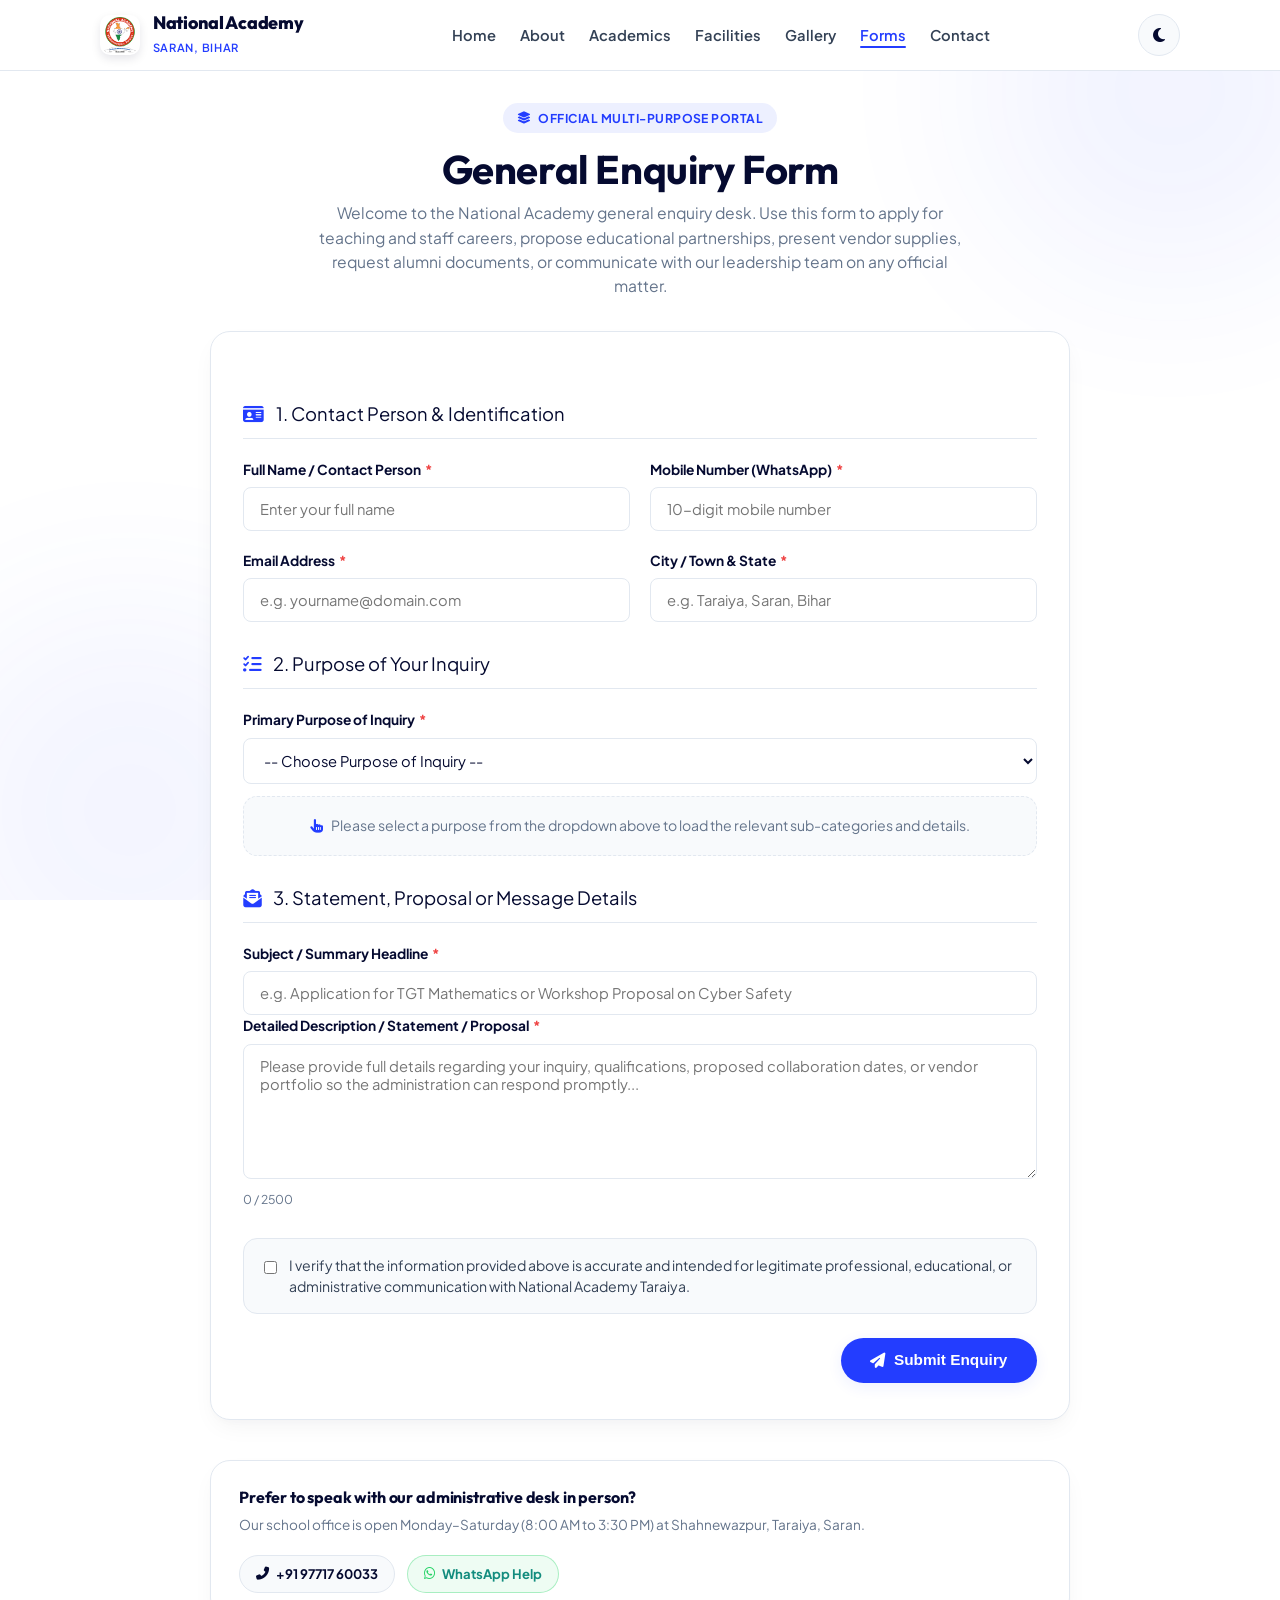
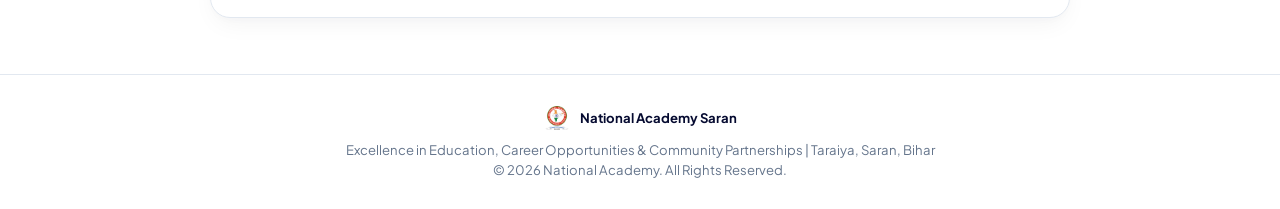
<file: form/general_form.html>
<!DOCTYPE html>
<html lang="en">

<head>
    <meta charset="UTF-8">
    <meta name="viewport" content="width=device-width, initial-scale=1.0, viewport-fit=cover">
    <title>General Enquiry Form | National Academy Saran</title>
    <meta name="description"
        content="Official General Purpose Enquiry, Career Application & Institutional Collaboration Portal for National Academy, Taraiya, Saran, Bihar. Connect for jobs, partnerships, or official inquiries.">

    <!-- Mobile Web App & Theme Color -->
    <meta name="theme-color" content="#ffffff">
    <meta name="apple-mobile-web-app-capable" content="yes">
    <meta name="apple-mobile-web-app-status-bar-style" content="default">

    <!-- Open Graph Tags -->
    <meta property="og:title" content="General Enquiry Form | National Academy Saran">
    <meta property="og:description"
        content="Official multi-purpose portal: submit career applications, institutional partnership proposals, vendor inquiries, or alumni record requests.">
    <meta property="og:image" content="../assets/school-logo.png">

    <!-- Favicon -->
    <link rel="icon" type="image/png" href="../assets/school-logo.png">
    <link rel="apple-touch-icon" href="../assets/school-logo.png">

    <!-- Google Fonts (Outfit & Plus Jakarta Sans) -->
    <link rel="preconnect" href="https://fonts.googleapis.com">
    <link rel="preconnect" href="https://fonts.gstatic.com" crossorigin>
    <link
        href="https://fonts.googleapis.com/css2?family=Outfit:wght@500;600;700;800;900&family=Plus+Jakarta+Sans:wght@400;500;600;700;800&display=swap"
        rel="stylesheet">

    <!-- Local Font Awesome 6 Icons -->
    <link rel="stylesheet" href="../vendor/fontawesome/css/all.min.css">

    <!-- Master Design System Stylesheet -->
    <link rel="stylesheet" href="../css/style.css">
</head>

<body>

    <!-- Ambient Subtle Glow -->
    <div class="ambient-glow" aria-hidden="true">
        <div class="glow-orb glow-1"></div>
        <div class="glow-orb glow-2"></div>
    </div>

    <!-- Institutional Standard Header (All 7 Links) -->
    <header class="site-header">
        <div class="header-inner">
            <a href="../index.html" class="brand-link" id="brandLink" title="National Academy Saran">
                <img src="../assets/school-logo.png" alt="National Academy Logo" class="brand-logo" loading="eager">
                <div class="brand-text">
                    <h1>National Academy</h1>
                    <span>Saran, Bihar</span>
                </div>
            </a>

            <!-- Desktop Nav Menu -->
            <ul class="nav-menu" id="navMenu">
                <li><a href="../home/index.html#hero" class="nav-link">Home</a></li>
                <li><a href="../home/index.html#about" class="nav-link">About</a></li>
                <li><a href="../home/index.html#academics" class="nav-link">Academics</a></li>
                <li><a href="../home/index.html#facilities" class="nav-link">Facilities</a></li>
                <li><a href="../home/index.html#gallery" class="nav-link">Gallery</a></li>
                <li><a href="index.html" class="nav-link active">Forms</a></li>
                <li><a href="../index.html" class="nav-link">Contact</a></li>
            </ul>

            <div class="header-actions">
                <button type="button" id="themeToggleBtn" class="theme-toggle-btn" title="Toggle Dark/Light Theme"
                    aria-label="Toggle dark mode">
                    <i class="fas fa-moon" id="themeIcon"></i>
                </button>
                <button type="button" id="mobileMenuBtn" class="mobile-toggle-btn" title="Open Navigation Menu"
                    aria-label="Open mobile menu">
                    <i class="fas fa-bars" id="menuIcon"></i>
                </button>
            </div>
        </div>
    </header>

    <!-- Main Content Container (Middle Aligned) -->
    <main class="main-container">
        <div class="form-shell">

            <!-- Page Intro (Centered & Middle Aligned) -->
            <section class="page-intro" style="margin-bottom: 2rem;">
                <div class="page-badge">
                    <i class="fas fa-layer-group"></i> Official Multi-Purpose Portal
                </div>
                <h2 class="page-title">General Enquiry Form</h2>
                <p class="page-desc">
                    Welcome to the National Academy general enquiry desk. Use this form to apply for teaching and staff careers, propose educational partnerships, present vendor supplies, request alumni documents, or communicate with our leadership team on any official matter.
                </p>
            </section>

            <!-- Success Alert Notification & Detailed Receipt Card -->
            <div class="status-alert alert-success" id="successAlert" role="alert" style="display: none;">
                <h4>
                    <i class="fas fa-circle-check"></i>
                    <span>Enquiry Submitted Successfully!</span>
                </h4>
                <p>
                    Thank you, <strong id="submittedPersonName">Applicant</strong>. Your <span id="submittedCategoryBadge" style="font-weight: 700; color: var(--brand-blue);">enquiry</span>
                    has been securely logged. A confirmation has been registered with reference tracking ID <strong id="submittedTicketId" style="color: var(--brand-blue);">GEN-2026-XXXX</strong>. Our administrative desk will review your submission and contact you promptly.
                </p>

                <!-- Structured Submission Receipt Card -->
                <div class="success-receipt">
                    <div class="receipt-row">
                        <span class="receipt-label">Reference Ticket ID:</span>
                        <span class="receipt-val" id="receiptTicketId" style="color: var(--brand-blue);"></span>
                    </div>
                    <div class="receipt-row">
                        <span class="receipt-label">Contact Person / Name:</span>
                        <span class="receipt-val" id="receiptName"></span>
                    </div>
                    <div class="receipt-row">
                        <span class="receipt-label">Nature / Category:</span>
                        <span class="receipt-val" id="receiptCategory"></span>
                    </div>
                    <div class="receipt-row">
                        <span class="receipt-label">Contact Phone:</span>
                        <span class="receipt-val" id="receiptPhone"></span>
                    </div>
                    <div class="receipt-row">
                        <span class="receipt-label">Email Address:</span>
                        <span class="receipt-val" id="receiptEmail"></span>
                    </div>
                    <div class="receipt-row" id="receiptOrgRow" style="display: none;">
                        <span class="receipt-label" id="receiptOrgLabel">Organization / Specifics:</span>
                        <span class="receipt-val" id="receiptOrgVal"></span>
                    </div>
                    <div class="receipt-row">
                        <span class="receipt-label">Submission Time:</span>
                        <span class="receipt-val" id="receiptTime"></span>
                    </div>
                </div>

                <div style="margin-top: 1rem; display: flex; gap: 0.75rem; flex-wrap: wrap;">
                    <button type="button" class="btn-submit" id="submitAnotherBtn" style="padding: 0.55rem 1.25rem; font-size: 0.85rem;">
                        <i class="fas fa-redo"></i> Submit Another Enquiry
                    </button>
                    <a href="index.html" class="btn-reset" style="padding: 0.55rem 1.25rem; font-size: 0.85rem; text-decoration: none;">
                        <i class="fas fa-folder-open"></i> Back to All Forms
                    </a>
                </div>
            </div>

            <!-- Error Alert Banner -->
            <div class="status-alert alert-error" id="errorAlert" role="alert" style="display: none;">
                <h4>
                    <i class="fas fa-circle-exclamation"></i>
                    <span>Submission Notice</span>
                </h4>
                <p id="formErrorMessage">
                    There was an issue submitting your enquiry. Please verify your connection and try again, or call our school office desk directly at
                    <a href="tel:+919771760033" style="color: inherit; font-weight: 700;">+91 97717 60033</a>.
                </p>
            </div>

            <!-- Form Container Card -->
            <div class="form-card" id="formCard">
                <form id="generalEnquiryForm" novalidate autocomplete="on">

                    <!-- Anti-Spam Hidden Honeypot Trap -->
                    <div style="position: absolute; left: -9999px; top: -9999px;" aria-hidden="true">
                        <label for="hp_website">Leave this field blank</label>
                        <input type="text" id="hp_website" name="hp_website" tabindex="-1" autocomplete="off">
                    </div>

                    <!-- ==========================================================
                         SECTION 1: CONTACT IDENTIFICATION
                         ========================================================== -->
                    <div class="form-section-title">
                        <i class="fas fa-id-card"></i>
                        <span>1. Contact Person & Identification</span>
                    </div>

                    <div class="form-row">
                        <!-- Full Name -->
                        <div class="form-group">
                            <label for="fullName" class="form-label">
                                Full Name / Contact Person <span class="required-star">*</span>
                            </label>
                            <input type="text" id="fullName" name="full_name" class="form-control"
                                placeholder="Enter your full name" required autocomplete="name">
                            <div class="field-error-msg" id="fullNameError">Please enter your full name (at least 2 letters).</div>
                        </div>

                        <!-- Mobile Number (10 digits) -->
                        <div class="form-group">
                            <label for="contactPhone" class="form-label">
                                Mobile Number (WhatsApp) <span class="required-star">*</span>
                            </label>
                            <input type="tel" id="contactPhone" name="phone" class="form-control"
                                placeholder="10-digit mobile number" maxlength="10" required autocomplete="tel">
                            <div class="field-error-msg" id="contactPhoneError">Please enter a valid 10-digit Indian mobile number.</div>
                        </div>
                    </div>

                    <div class="form-row">
                        <!-- Email Address -->
                        <div class="form-group">
                            <label for="contactEmail" class="form-label">
                                Email Address <span class="required-star">*</span>
                            </label>
                            <input type="email" id="contactEmail" name="email" class="form-control"
                                placeholder="e.g. yourname@domain.com" required autocomplete="email">
                            <div class="field-error-msg" id="contactEmailError">Please enter a valid personal or organizational email.</div>
                        </div>

                        <!-- City / Location -->
                        <div class="form-group">
                            <label for="cityLocation" class="form-label">
                                City / Town & State <span class="required-star">*</span>
                            </label>
                            <input type="text" id="cityLocation" name="city_location" class="form-control"
                                placeholder="e.g. Taraiya, Saran, Bihar" required>
                            <div class="field-error-msg" id="cityLocationError">Please state your city or district.</div>
                        </div>
                    </div>

                    <!-- ==========================================================
                         SECTION 2: PURPOSE OF INQUIRY & CONTEXTUAL DETAILS
                         ========================================================== -->
                    <div class="form-section-title" style="margin-top: 1.75rem;">
                        <i class="fas fa-list-check"></i>
                        <span>2. Purpose of Your Inquiry</span>
                    </div>

                    <!-- Primary Purpose Dropdown -->
                    <div class="form-group">
                        <label for="enquiryCategory" class="form-label">
                            Primary Purpose of Inquiry <span class="required-star">*</span>
                        </label>
                        <select id="enquiryCategory" name="category" class="form-control" required>
                            <option value="">-- Choose Purpose of Inquiry --</option>
                            <option value="Career / Job Application">Career / Job Application (Teaching, Staff, Admin, Driver)</option>
                            <option value="Institutional Collaboration & Events">Institutional Collaboration (Workshops, Health Camps, Competitions, CSR)</option>
                            <option value="Vendor & Business Proposal">Vendor &amp; Supplier Proposal (Books, Uniforms, Lab, IT, Furniture)</option>
                            <option value="Alumni & Student Record Request">Alumni &amp; Records (Duplicate TC, Marksheet, Verification)</option>
                            <option value="General Inquiry & Public Communication">General Inquiry / Community Communication / Other</option>
                        </select>
                        <div class="field-error-msg" id="enquiryCategoryError">Please select the primary purpose of your enquiry.</div>
                    </div>

                    <!-- Dynamic Helper Notice (when no category is selected) -->
                    <div id="purposeHelperNotice" class="purpose-helper-notice">
                        <i class="fas fa-hand-pointer"></i>
                        Please select a purpose from the dropdown above to load the relevant sub-categories and details.
                    </div>

                    <!-- ==========================================================
                         CONTEXTUAL DYNAMIC DETAIL SECTIONS (Populated by Purpose)
                         ========================================================== -->

                    <!-- 2A: Career & Job Application Fields -->
                    <div class="conditional-section" id="careerSection">
                        <div class="conditional-section-header">
                            <i class="fas fa-briefcase"></i>
                            <span>Career &amp; Employment Details</span>
                        </div>

                        <div class="form-row">
                            <!-- Sub-Category: Position Applied -->
                            <div class="form-group">
                                <label for="careerRole" class="form-label">
                                    Sub-Category: Position / Role Applying For <span class="required-star">*</span>
                                </label>
                                <select id="careerRole" name="career_role" class="form-control">
                                    <option value="">-- Choose Position / Role --</option>
                                    <optgroup label="Teaching Faculty">
                                        <option value="Pre-Primary / Nursery Mother Teacher">Pre-Primary / Nursery Mother Teacher</option>
                                        <option value="PRT (Primary Teacher: Classes 1 to 5 - All Subjects)">PRT (Primary Teacher: Classes 1 to 5 - All Subjects)</option>
                                        <option value="TGT: Mathematics (Classes 6 to 10)">TGT: Mathematics (Classes 6 to 10)</option>
                                        <option value="TGT: Science (Physics, Chemistry, Biology)">TGT: Science (Physics, Chemistry, Biology)</option>
                                        <option value="TGT: English Language &amp; Literature">TGT: English Language &amp; Literature</option>
                                        <option value="TGT: Hindi &amp; Sanskrit">TGT: Hindi &amp; Sanskrit</option>
                                        <option value="TGT: Social Science (History, Civics, Geography)">TGT: Social Science (History, Civics, Geography)</option>
                                        <option value="Computer Science / IT &amp; Coding Teacher">Computer Science / IT &amp; Coding Teacher</option>
                                        <option value="Physical Education Teacher (PET) / Sports Coach">Physical Education Teacher (PET) / Sports Coach</option>
                                        <option value="Art, Craft, Music &amp; Dance Instructor">Art, Craft, Music &amp; Dance Instructor</option>
                                    </optgroup>
                                    <optgroup label="Administrative &amp; Campus Staff">
                                        <option value="Front Desk Executive / Receptionist">Front Desk Executive / Receptionist</option>
                                        <option value="Accountant / Fee Clerk / Office Administrator">Accountant / Fee Clerk / Office Administrator</option>
                                        <option value="Science Lab Assistant / Librarian">Science Lab Assistant / Librarian</option>
                                        <option value="School Bus / Van Driver">School Bus / Van Driver</option>
                                        <option value="Campus Security &amp; Support Staff">Campus Security &amp; Support Staff</option>
                                        <option value="Other School Role">Other School Role</option>
                                    </optgroup>
                                </select>
                                <div class="field-error-msg" id="careerRoleError">Please select the position you are applying for.</div>
                            </div>

                            <div class="form-group">
                                <label for="careerQualification" class="form-label">
                                    Highest Educational Qualification <span class="required-star">*</span>
                                </label>
                                <input type="text" id="careerQualification" name="career_qualification" class="form-control"
                                    placeholder="e.g. B.Ed, M.Sc (Math), B.A (English), D.El.Ed, MCA">
                                <div class="field-error-msg" id="careerQualificationError">Please state your highest degree or diploma.</div>
                            </div>
                        </div>

                        <div class="form-row">
                            <div class="form-group">
                                <label for="careerExperience" class="form-label">
                                    Years of Relevant Experience <span class="required-star">*</span>
                                </label>
                                <select id="careerExperience" name="career_experience" class="form-control">
                                    <option value="">-- Choose Experience Level --</option>
                                    <option value="Fresher (0 years / Passionate Aspirant)">Fresher (0 years / Passionate Aspirant)</option>
                                    <option value="1 – 2 Years">1 – 2 Years</option>
                                    <option value="3 – 5 Years">3 – 5 Years</option>
                                    <option value="5 – 10 Years">5 – 10 Years</option>
                                    <option value="10+ Years (Senior / Veteran Educator)">10+ Years (Senior / Veteran Educator)</option>
                                </select>
                                <div class="field-error-msg" id="careerExperienceError">Please indicate your experience level.</div>
                            </div>

                            <div class="form-group">
                                <label for="careerNotice" class="form-label">
                                    Availability / Expected Joining
                                </label>
                                <select id="careerNotice" name="career_notice" class="form-control">
                                    <option value="Immediate Joining">Immediate Joining (Within 7 days)</option>
                                    <option value="15 Days Notice">15 Days Notice</option>
                                    <option value="1 Month Notice">1 Month Notice</option>
                                    <option value="From Next Academic Term">From Next Academic Term (2026–27)</option>
                                </select>
                            </div>
                        </div>

                        <div class="form-group">
                            <label for="careerResumeLink" class="form-label">
                                Resume / CV Link (Google Drive / LinkedIn / Cloud Link)
                            </label>
                            <input type="url" id="careerResumeLink" name="career_resume_link" class="form-control"
                                placeholder="https://drive.google.com/... or LinkedIn Profile URL">
                            <div style="font-size: 0.76rem; color: var(--text-muted); margin-top: 0.25rem;">
                                Ensure Google Drive link sharing is set to "Anyone with the link can view".
                            </div>
                        </div>
                    </div>

                    <!-- 2B: Institutional Collaboration Fields -->
                    <div class="conditional-section" id="collabSection">
                        <div class="conditional-section-header">
                            <i class="fas fa-handshake"></i>
                            <span>Collaboration &amp; Partnership Details</span>
                        </div>

                        <div class="form-row">
                            <!-- Sub-Category: Collaboration Nature -->
                            <div class="form-group">
                                <label for="collabType" class="form-label">
                                    Sub-Category: Collaboration Nature &amp; Focus <span class="required-star">*</span>
                                </label>
                                <select id="collabType" name="collab_type" class="form-control">
                                    <option value="">-- Choose Collaboration Nature --</option>
                                    <option value="Student Educational Workshop / Career Guidance">Student Educational Workshop / Career Guidance</option>
                                    <option value="Free Health / Eye / Dental Screening Camp">Free Health / Eye / Dental Screening Camp</option>
                                    <option value="Inter-School Sports / Athletic Tournament">Inter-School Sports / Athletic Tournament</option>
                                    <option value="Science, STEM &amp; Robotics Exhibition">Science, STEM &amp; Robotics Exhibition</option>
                                    <option value="Environmental, Tree Plantation &amp; CSR Campaign">Environmental, Tree Plantation &amp; CSR Campaign</option>
                                    <option value="Cultural, Debate &amp; Quiz Festival">Cultural, Debate &amp; Quiz Festival</option>
                                    <option value="Media &amp; Press Feature">Media &amp; Press Feature</option>
                                    <option value="Other Collaborative Initiative">Other Collaborative Initiative</option>
                                </select>
                                <div class="field-error-msg" id="collabTypeError">Please specify the purpose of the collaboration.</div>
                            </div>

                            <div class="form-group">
                                <label for="collabOrgType" class="form-label">
                                    Organization / Agency Type
                                </label>
                                <select id="collabOrgType" name="collab_org_type" class="form-control">
                                    <option value="NGO / Non-Profit Welfare Organization">NGO / Non-Profit Welfare Organization</option>
                                    <option value="Hospital / Medical Clinic / Healthcare">Hospital / Medical Clinic / Healthcare</option>
                                    <option value="University / College / EdTech Partner">University / College / EdTech Partner</option>
                                    <option value="Sports Club / Academy">Sports Club / Academy</option>
                                    <option value="Government / District Administration">Government / District Administration</option>
                                    <option value="Other Institution">Other Institution</option>
                                </select>
                            </div>
                        </div>

                        <div class="form-row">
                            <div class="form-group">
                                <label for="collabOrgName" class="form-label">
                                    Organization / Institution / Agency Name <span class="required-star">*</span>
                                </label>
                                <input type="text" id="collabOrgName" name="collab_org_name" class="form-control"
                                    placeholder="e.g. Saran Health Mission or Rotary Club Saran">
                                <div class="field-error-msg" id="collabOrgNameError">Please enter your organization name.</div>
                            </div>

                            <div class="form-group">
                                <label for="collabTimeline" class="form-label">
                                    Proposed Timeline / Preferred Month
                                </label>
                                <input type="text" id="collabTimeline" name="collab_timeline" class="form-control"
                                    placeholder="e.g. October 2026 or Next Term">
                            </div>
                        </div>
                    </div>

                    <!-- 2C: Vendor / Supplier Proposal Fields -->
                    <div class="conditional-section" id="vendorSection">
                        <div class="conditional-section-header">
                            <i class="fas fa-truck-ramp-box"></i>
                            <span>Vendor, Supplier &amp; Contractor Details</span>
                        </div>

                        <div class="form-row">
                            <!-- Sub-Category: Product / Service Domain -->
                            <div class="form-group">
                                <label for="vendorDomain" class="form-label">
                                    Sub-Category: Product / Service Domain <span class="required-star">*</span>
                                </label>
                                <select id="vendorDomain" name="vendor_domain" class="form-control">
                                    <option value="">-- Choose Product / Service Category --</option>
                                    <option value="Textbooks, Notebooks &amp; Library Supplies">Textbooks, Notebooks &amp; Library Supplies</option>
                                    <option value="School Uniforms, Shoes, Belts &amp; Winter Blazers">School Uniforms, Shoes, Belts &amp; Winter Blazers</option>
                                    <option value="Smart Classroom Panels, IT Hardware &amp; Laptops">Smart Classroom Panels, IT Hardware &amp; Laptops</option>
                                    <option value="Science Laboratory Apparatus &amp; Chemicals">Science Laboratory Apparatus &amp; Chemicals</option>
                                    <option value="Classroom Desks, Benches &amp; Dual Furniture">Classroom Desks, Benches &amp; Dual Furniture</option>
                                    <option value="School Bus Fleet Supply, Maintenance &amp; GPS">School Bus Fleet Supply, Maintenance &amp; GPS</option>
                                    <option value="Campus CCTV, Security &amp; Safety Infrastructure">Campus CCTV, Security &amp; Safety Infrastructure</option>
                                    <option value="Sports Kits, Playground Equipment &amp; Games">Sports Kits, Playground Equipment &amp; Games</option>
                                    <option value="Printing, Stationeries &amp; Institutional Supplies">Printing, Stationeries &amp; Institutional Supplies</option>
                                    <option value="Other Specialized School Supplies">Other Specialized School Supplies</option>
                                </select>
                                <div class="field-error-msg" id="vendorDomainError">Please select your primary product or service domain.</div>
                            </div>

                            <div class="form-group">
                                <label for="vendorCompanyName" class="form-label">
                                    Company / Agency / Firm Name <span class="required-star">*</span>
                                </label>
                                <input type="text" id="vendorCompanyName" name="vendor_company_name" class="form-control"
                                    placeholder="e.g. Saran Educational Publishers Pvt Ltd">
                                <div class="field-error-msg" id="vendorCompanyNameError">Please provide your business or firm name.</div>
                            </div>
                        </div>

                        <div class="form-group">
                            <label for="vendorWebsite" class="form-label">
                                Company Website or Digital Catalog Link (Optional)
                            </label>
                            <input type="url" id="vendorWebsite" name="vendor_website" class="form-control"
                                placeholder="https://www.yourcompany.com or Drive catalog link">
                        </div>
                    </div>

                    <!-- 2D: Alumni & Student Record Request Fields -->
                    <div class="conditional-section" id="alumniSection">
                        <div class="conditional-section-header">
                            <i class="fas fa-graduation-cap"></i>
                            <span>Alumni &amp; Student Record Request Details</span>
                        </div>

                        <div class="form-row">
                            <!-- Sub-Category: Document Type -->
                            <div class="form-group">
                                <label for="alumniDocType" class="form-label">
                                    Sub-Category: Certificate / Service Requested <span class="required-star">*</span>
                                </label>
                                <select id="alumniDocType" name="alumni_doc_type" class="form-control">
                                    <option value="">-- Choose Document Requested --</option>
                                    <option value="Transfer Certificate (TC) Duplicate / Re-issue">Transfer Certificate (TC) Duplicate / Re-issue</option>
                                    <option value="Character / Conduct Certificate">Character / Conduct Certificate</option>
                                    <option value="Marksheet / Report Card Duplicate / Verification">Marksheet / Report Card Duplicate / Verification</option>
                                    <option value="Bonafide / Study Certificate (Passport / Higher Studies)">Bonafide / Study Certificate (Passport / Higher Studies)</option>
                                    <option value="Alumni Community Connect &amp; Mentorship">Alumni Community Connect &amp; Mentorship</option>
                                    <option value="Other Official Verification">Other Official Verification</option>
                                </select>
                                <div class="field-error-msg" id="alumniDocTypeError">Please select the document or service requested.</div>
                            </div>

                            <div class="form-group">
                                <label for="alumniStudentName" class="form-label">
                                    Student Full Name (as enrolled in school records) <span class="required-star">*</span>
                                </label>
                                <input type="text" id="alumniStudentName" name="alumni_student_name" class="form-control"
                                    placeholder="Student's name on official register">
                                <div class="field-error-msg" id="alumniStudentNameError">Please provide the student's name on school records.</div>
                            </div>
                        </div>

                        <div class="form-row">
                            <div class="form-group">
                                <label for="alumniLastClass" class="form-label">
                                    Last Class Studied <span class="required-star">*</span>
                                </label>
                                <select id="alumniLastClass" name="alumni_last_class" class="form-control">
                                    <option value="">-- Choose Class --</option>
                                    <option value="Class 10 (Matriculation)">Class 10 (Matriculation)</option>
                                    <option value="Class 9">Class 9</option>
                                    <option value="Class 8">Class 8</option>
                                    <option value="Class 7">Class 7</option>
                                    <option value="Class 6">Class 6</option>
                                    <option value="Class 1 to 5 (Primary Wing)">Class 1 to 5 (Primary Wing)</option>
                                </select>
                                <div class="field-error-msg" id="alumniLastClassError">Please select the last class attended.</div>
                            </div>

                            <div class="form-group">
                                <label for="alumniYear" class="form-label">
                                    Year of Leaving / Passing Out <span class="required-star">*</span>
                                </label>
                                <input type="text" id="alumniYear" name="alumni_year" class="form-control"
                                    placeholder="e.g. 2023, 2024 or 2025" maxlength="4">
                                <div class="field-error-msg" id="alumniYearError">Please enter the year you left or completed class.</div>
                            </div>
                        </div>
                    </div>

                    <!-- 2E: General Inquiry Specifics -->
                    <div class="conditional-section" id="generalSection">
                        <div class="conditional-section-header">
                            <i class="fas fa-circle-info"></i>
                            <span>General Inquiry Details</span>
                        </div>

                        <!-- Sub-Category: General Focus -->
                        <div class="form-group">
                            <label for="generalFocus" class="form-label">
                                Sub-Category: Specific Nature of Inquiry <span class="required-star">*</span>
                            </label>
                            <select id="generalFocus" name="general_focus" class="form-control">
                                <option value="">-- Choose Specific Nature of Inquiry --</option>
                                <option value="School Timings, Calendar &amp; Transport Coverage">School Timings, Calendar &amp; Transport Coverage</option>
                                <option value="Request for In-Person Appointment with Principal / Management">Request for In-Person Appointment with Principal / Management</option>
                                <option value="Campus Ground / Facility Usage for Exams or Sports">Campus Ground / Facility Usage for Exams or Sports</option>
                                <option value="Press &amp; Media Coverage Request">Press &amp; Media Coverage Request</option>
                                <option value="Community Lost &amp; Found or Neighborhood Inquiry">Community Lost &amp; Found or Neighborhood Inquiry</option>
                                <option value="General Question / Other Matter">General Question / Other Matter</option>
                            </select>
                            <div class="field-error-msg" id="generalFocusError">Please select the specific nature of your inquiry.</div>
                        </div>
                    </div>

                    <!-- ==========================================================
                         SECTION 3: PROPOSAL / MESSAGE DETAILS
                         ========================================================== -->
                    <div class="form-section-title" style="margin-top: 1.75rem;">
                        <i class="fas fa-envelope-open-text"></i>
                        <span>3. Statement, Proposal or Message Details</span>
                    </div>

                    <!-- Subject Headline -->
                    <div class="form-group">
                        <label for="enquirySubject" class="form-label">
                            Subject / Summary Headline <span class="required-star">*</span>
                        </label>
                        <input type="text" id="enquirySubject" name="subject" class="form-control"
                            placeholder="e.g. Application for TGT Mathematics or Workshop Proposal on Cyber Safety"
                            required minlength="5" maxlength="150">
                        <div class="field-error-msg" id="enquirySubjectError">Please provide a brief subject headline (at least 5 characters).</div>
                    </div>

                    <!-- Detailed Message Textarea -->
                    <div class="form-group">
                        <label for="enquiryMessage" class="form-label">
                            Detailed Description / Statement / Proposal <span class="required-star">*</span>
                        </label>
                        <textarea id="enquiryMessage" name="message" class="form-control"
                            placeholder="Please provide full details regarding your inquiry, qualifications, proposed collaboration dates, or vendor portfolio so the administration can respond promptly..."
                            required minlength="20" maxlength="2500" style="min-height: 135px;"></textarea>
                        <div style="display: flex; justify-content: space-between; align-items: center;">
                            <div class="field-error-msg" id="enquiryMessageError">Please enter a detailed message (at least 20 characters).</div>
                            <div class="char-counter" id="charCounter">0 / 2500</div>
                        </div>
                    </div>

                    <!-- Declaration Box -->
                    <div class="declaration-box">
                        <input type="checkbox" id="declarationCheck" required>
                        <label for="declarationCheck">
                            I verify that the information provided above is accurate and intended for legitimate professional, educational, or administrative communication with National Academy Taraiya.
                        </label>
                    </div>
                    <div class="field-error-msg" id="declarationError" style="margin-top: -1rem; margin-bottom: 1rem;">
                        Please check the verification box before submitting.
                    </div>

                    <!-- Form Action Buttons -->
                    <div class="form-actions-bar">
                        <button type="submit" class="btn-submit" id="submitBtn">
                            <i class="fas fa-paper-plane" id="submitIcon"></i>
                            <span id="submitBtnText">Submit Enquiry</span>
                        </button>
                    </div>

                </form>
            </div>

            <!-- Helpline Quick Callout -->
            <div class="form-helpline-box">
                <div class="form-helpline-info">
                    <h4>Prefer to speak with our administrative desk in person?</h4>
                    <p>Our school office is open Monday–Saturday (8:00 AM to 3:30 PM) at Shahnewazpur, Taraiya, Saran.</p>
                </div>
                <div class="form-helpline-links">
                    <a href="tel:+919771760033" class="helpline-chip" title="Call School Office">
                        <i class="fas fa-phone-alt"></i> +91 97717 60033
                    </a>
                    <a href="https://wa.me/919771760033" target="_blank" rel="noopener noreferrer"
                        class="helpline-chip chip-wa" title="WhatsApp Administrative Desk">
                        <i class="fab fa-whatsapp"></i> WhatsApp Help
                    </a>
                </div>
            </div>

        </div>
    </main>

    <!-- Site Footer -->
    <footer class="site-footer">
        <div class="footer-logo-row">
            <img src="../assets/school-logo.png" alt="National Academy Emblem">
            <span>National Academy Saran</span>
        </div>
        <p class="footer-tagline">
            Excellence in Education, Career Opportunities & Community Partnerships | Taraiya, Saran, Bihar
        </p>
        <p class="footer-copy">
            &copy; 2026 National Academy. All Rights Reserved.
        </p>
    </footer>

    <!-- Interactive Script -->
    <script>
        // ==========================================================================
        // GOOGLE APPS SCRIPT WEB APP ENDPOINT CONFIGURATION
        // ==========================================================================
        // Paste your deployed Google Apps Script Web App URL for General Enquiries below:
        const GOOGLE_SCRIPT_WEBAPP_URL = '';

        // Theme Management
        const themeToggleBtn = document.getElementById('themeToggleBtn');
        const themeIcon = document.getElementById('themeIcon');

        function applyTheme(theme) {
            if (theme === 'dark') {
                document.documentElement.setAttribute('data-theme', 'dark');
                if (themeIcon) themeIcon.className = 'fas fa-sun';
            } else if (theme === 'light') {
                document.documentElement.setAttribute('data-theme', 'light');
                if (themeIcon) themeIcon.className = 'fas fa-moon';
            } else {
                document.documentElement.removeAttribute('data-theme');
                if (themeIcon) themeIcon.className = 'fas fa-moon';
            }
        }

        const userTheme = localStorage.getItem('na_user_theme');
        if (userTheme === 'dark') {
            applyTheme('dark');
        } else if (userTheme === 'light') {
            applyTheme('light');
        } else {
            applyTheme('default');
        }

        if (themeToggleBtn) {
            themeToggleBtn.addEventListener('click', () => {
                const isCurrentlyDark = document.documentElement.getAttribute('data-theme') === 'dark';
                const nextTheme = isCurrentlyDark ? 'light' : 'dark';
                applyTheme(nextTheme);
                localStorage.setItem('na_user_theme', nextTheme);
            });
        }

        // Mobile Menu Toggle
        const mobileMenuBtn = document.getElementById('mobileMenuBtn');
        const navMenu = document.getElementById('navMenu');
        const menuIcon = document.getElementById('menuIcon');

        if (mobileMenuBtn && navMenu) {
            mobileMenuBtn.addEventListener('click', () => {
                const isOpen = navMenu.classList.toggle('active');
                if (menuIcon) menuIcon.className = isOpen ? 'fas fa-times' : 'fas fa-bars';
            });

            document.querySelectorAll('.nav-link').forEach(link => {
                link.addEventListener('click', () => {
                    navMenu.classList.remove('active');
                    if (menuIcon) menuIcon.className = 'fas fa-bars';
                });
            });
        }

        // Dynamic Category & Contextual Switcher
        const enquiryCategory = document.getElementById('enquiryCategory');
        const purposeHelperNotice = document.getElementById('purposeHelperNotice');
        const enquirySubjectInput = document.getElementById('enquirySubject');
        const msgInput = document.getElementById('enquiryMessage');

        const careerSection = document.getElementById('careerSection');
        const collabSection = document.getElementById('collabSection');
        const vendorSection = document.getElementById('vendorSection');
        const alumniSection = document.getElementById('alumniSection');
        const generalSection = document.getElementById('generalSection');

        function selectCategory(categoryName) {
            if (enquiryCategory && enquiryCategory.value !== categoryName) {
                enquiryCategory.value = categoryName;
            }

            // Hide all conditional sections
            [careerSection, collabSection, vendorSection, alumniSection, generalSection].forEach(sec => {
                if (sec) sec.classList.remove('active');
            });

            // Toggle helper notice
            if (purposeHelperNotice) {
                purposeHelperNotice.style.display = categoryName ? 'none' : 'block';
            }

            // Clear any previous error styling in conditional fields
            document.querySelectorAll('.conditional-section input, .conditional-section select').forEach(el => {
                el.classList.remove('is-invalid');
            });
            document.querySelectorAll('.conditional-section .field-error-msg').forEach(el => {
                el.style.display = 'none';
            });

            if (!categoryName) {
                if (enquirySubjectInput) enquirySubjectInput.placeholder = 'e.g. Brief summary of your inquiry or proposal';
                if (msgInput) msgInput.placeholder = 'Please provide full details regarding your inquiry, qualifications, proposed collaboration, or vendor portfolio...';
                return;
            }

            // Reveal matching section & adapt contextual placeholders
            if (categoryName === 'Career / Job Application') {
                if (careerSection) careerSection.classList.add('active');
                if (enquirySubjectInput) enquirySubjectInput.placeholder = 'e.g. Application for TGT Mathematics / PRT Primary Teacher';
                if (msgInput) msgInput.placeholder = 'Please summarize your teaching or professional background, subject strengths, qualification highlights, and why you would like to join National Academy...';
            } else if (categoryName === 'Institutional Collaboration & Events') {
                if (collabSection) collabSection.classList.add('active');
                if (enquirySubjectInput) enquirySubjectInput.placeholder = 'e.g. Proposal for Student Career Guidance Workshop / Free Health Screening';
                if (msgInput) msgInput.placeholder = 'Please detail your organization\'s background, proposed student activity or workshop, target grades, dates, and what our school would need to facilitate...';
            } else if (categoryName === 'Vendor & Business Proposal') {
                if (vendorSection) vendorSection.classList.add('active');
                if (enquirySubjectInput) enquirySubjectInput.placeholder = 'e.g. Supply Proposal for Textbooks / Uniforms / Smart Panels / Lab Apparatus';
                if (msgInput) msgInput.placeholder = 'Please outline your product offerings, commercial terms, delivery capabilities in Saran district, and past institutional references...';
            } else if (categoryName === 'Alumni & Student Record Request') {
                if (alumniSection) alumniSection.classList.add('active');
                if (enquirySubjectInput) enquirySubjectInput.placeholder = 'e.g. Request for Duplicate Transfer Certificate (TC) or Marksheet Verification';
                if (msgInput) msgInput.placeholder = 'Please mention your enrollment or roll number (if remembered), purpose of certificate request, and any urgent deadline...';
            } else if (categoryName === 'General Inquiry & Public Communication') {
                if (generalSection) generalSection.classList.add('active');
                if (enquirySubjectInput) enquirySubjectInput.placeholder = 'e.g. School Transport Coverage / Appointment Request with Principal';
                if (msgInput) msgInput.placeholder = 'Please provide full details of your query so our administrative team can review and assist you with accurate information...';
            }
        }

        // Dropdown change handler
        if (enquiryCategory) {
            enquiryCategory.addEventListener('change', (e) => {
                selectCategory(e.target.value);
            });
        }

        // Character counter
        const charCounter = document.getElementById('charCounter');
        if (msgInput && charCounter) {
            msgInput.addEventListener('input', () => {
                const len = msgInput.value.length;
                charCounter.textContent = `${len} / 2500`;
                if (len >= 2400) {
                    charCounter.style.color = '#ef4444';
                } else {
                    charCounter.style.color = 'var(--text-muted)';
                }
            });
        }

        // Validation helpers
        function showFieldError(inputEl, errorEl, message) {
            if (inputEl) inputEl.classList.add('is-invalid');
            if (errorEl) {
                if (message) errorEl.textContent = message;
                errorEl.style.display = 'block';
            }
        }

        function clearFieldError(inputEl, errorEl) {
            if (inputEl) inputEl.classList.remove('is-invalid');
            if (errorEl) errorEl.style.display = 'none';
        }

        function validatePhoneNumber(input, errorEl) {
            if (!input) return true;
            const val = input.value.trim();
            if (!val) {
                showFieldError(input, errorEl, 'Mobile number is required (10 digits).');
                return false;
            }
            if (val.length !== 10) {
                showFieldError(input, errorEl, `Please enter a complete 10-digit number (${val.length}/10 entered).`);
                return false;
            }
            if (!/^[6-9]\d{9}$/.test(val)) {
                showFieldError(input, errorEl, 'Please enter a valid 10-digit mobile number starting with 6, 7, 8, or 9.');
                return false;
            }
            clearFieldError(input, errorEl);
            return true;
        }

        const DISPOSABLE_EMAIL_DOMAINS = new Set([
            '10minutemail.com', '10minutemail.net', 'tempmail.com', 'temp-mail.org',
            'guerrillamail.com', 'sharklasers.com', 'yopmail.com', 'throwawaymail.com',
            'dispostable.com', 'mailinator.com', 'trashmail.com'
        ]);

        function validateEmail(input, errorEl) {
            if (!input) return true;
            const val = input.value.trim();
            if (!val) {
                showFieldError(input, errorEl, 'Email address is required.');
                return false;
            }
            const regex = /^[a-zA-Z0-9._%+-]+@[a-zA-Z0-9.-]+\.[a-zA-Z]{2,}$/;
            if (!regex.test(val)) {
                showFieldError(input, errorEl, 'Please enter a valid email format (e.g. name@domain.com).');
                return false;
            }
            const domain = val.split('@')[1].toLowerCase();
            if (DISPOSABLE_EMAIL_DOMAINS.has(domain)) {
                showFieldError(input, errorEl, 'Temporary disposable email addresses are not accepted.');
                return false;
            }
            clearFieldError(input, errorEl);
            return true;
        }

        // Form Fields
        const fullNameInput = document.getElementById('fullName');
        const fullNameError = document.getElementById('fullNameError');
        const contactPhoneInput = document.getElementById('contactPhone');
        const contactPhoneError = document.getElementById('contactPhoneError');
        const contactEmailInput = document.getElementById('contactEmail');
        const contactEmailError = document.getElementById('contactEmailError');
        const cityLocationInput = document.getElementById('cityLocation');
        const cityLocationError = document.getElementById('cityLocationError');
        const enquiryCategoryError = document.getElementById('enquiryCategoryError');
        const enquirySubjectError = document.getElementById('enquirySubjectError');
        const enquiryMessageError = document.getElementById('enquiryMessageError');
        const declarationCheck = document.getElementById('declarationCheck');
        const declarationError = document.getElementById('declarationError');

        // Numeric Phone Keydown & Input Filters
        if (contactPhoneInput) {
            contactPhoneInput.addEventListener('keydown', (e) => {
                if (['Backspace', 'Delete', 'Tab', 'Escape', 'Enter', 'ArrowLeft', 'ArrowRight', 'ArrowUp', 'ArrowDown', 'Home', 'End'].includes(e.key)) return;
                if (e.ctrlKey || e.metaKey) return;
                if (!/^[0-9]$/.test(e.key)) e.preventDefault();
            });

            contactPhoneInput.addEventListener('input', () => {
                contactPhoneInput.value = contactPhoneInput.value.replace(/\D/g, '').slice(0, 10);
                if (contactPhoneInput.value.length === 10 || contactPhoneInput.classList.contains('is-invalid')) {
                    validatePhoneNumber(contactPhoneInput, contactPhoneError);
                }
            });

            contactPhoneInput.addEventListener('paste', (e) => {
                e.preventDefault();
                const pasted = (e.clipboardData || window.clipboardData).getData('text');
                const numOnly = pasted.replace(/\D/g, '').slice(0, 10);
                document.execCommand('insertText', false, numOnly);
                if (contactPhoneInput.value.length === 10 || contactPhoneInput.classList.contains('is-invalid')) {
                    validatePhoneNumber(contactPhoneInput, contactPhoneError);
                }
            });
        }

        fullNameInput.addEventListener('input', () => {
            if (fullNameInput.value.trim().length >= 2) clearFieldError(fullNameInput, fullNameError);
        });
        contactEmailInput.addEventListener('input', () => {
            if (contactEmailInput.classList.contains('is-invalid')) validateEmail(contactEmailInput, contactEmailError);
        });
        contactEmailInput.addEventListener('blur', () => validateEmail(contactEmailInput, contactEmailError));
        cityLocationInput.addEventListener('input', () => {
            if (cityLocationInput.value.trim().length >= 2) clearFieldError(cityLocationInput, cityLocationError);
        });
        enquiryCategory.addEventListener('change', () => {
            if (enquiryCategory.value) clearFieldError(enquiryCategory, enquiryCategoryError);
        });
        enquirySubjectInput.addEventListener('input', () => {
            if (enquirySubjectInput.value.trim().length >= 5) clearFieldError(enquirySubjectInput, enquirySubjectError);
        });
        msgInput.addEventListener('input', () => {
            if (msgInput.value.trim().length >= 20) clearFieldError(msgInput, enquiryMessageError);
        });
        declarationCheck.addEventListener('change', () => {
            if (declarationCheck.checked) clearFieldError(null, declarationError);
        });

        // Form Submit
        const form = document.getElementById('generalEnquiryForm');
        const submitBtn = document.getElementById('submitBtn');
        const submitBtnText = document.getElementById('submitBtnText');
        const submitIcon = document.getElementById('submitIcon');
        const successAlert = document.getElementById('successAlert');
        const errorAlert = document.getElementById('errorAlert');

        form.addEventListener('submit', async function (e) {
            e.preventDefault();

            // Honeypot check
            const hp = document.getElementById('hp_website');
            if (hp && hp.value.trim().length > 0) {
                console.warn('Bot submission blocked');
                form.reset();
                return;
            }

            let isValid = true;
            let firstInvalidEl = null;

            if (fullNameInput.value.trim().length < 2) {
                showFieldError(fullNameInput, fullNameError, 'Please enter your full name (at least 2 letters).');
                isValid = false;
                if (!firstInvalidEl) firstInvalidEl = fullNameInput;
            }

            if (!validatePhoneNumber(contactPhoneInput, contactPhoneError)) {
                isValid = false;
                if (!firstInvalidEl) firstInvalidEl = contactPhoneInput;
            }

            if (!validateEmail(contactEmailInput, contactEmailError)) {
                isValid = false;
                if (!firstInvalidEl) firstInvalidEl = contactEmailInput;
            }

            if (cityLocationInput.value.trim().length < 2) {
                showFieldError(cityLocationInput, cityLocationError, 'Please enter your city or district.');
                isValid = false;
                if (!firstInvalidEl) firstInvalidEl = cityLocationInput;
            }

            if (!enquiryCategory.value) {
                showFieldError(enquiryCategory, enquiryCategoryError, 'Please choose a category.');
                isValid = false;
                if (!firstInvalidEl) firstInvalidEl = enquiryCategory;
            }

            // Contextual Validations
            const cat = enquiryCategory.value;
            let orgOrRoleText = '';

            if (cat === 'Career / Job Application') {
                const roleEl = document.getElementById('careerRole');
                const roleErr = document.getElementById('careerRoleError');
                if (!roleEl.value) {
                    showFieldError(roleEl, roleErr, 'Please select the position you are applying for.');
                    isValid = false;
                    if (!firstInvalidEl) firstInvalidEl = roleEl;
                }
                const qualEl = document.getElementById('careerQualification');
                const qualErr = document.getElementById('careerQualificationError');
                if (!qualEl.value.trim()) {
                    showFieldError(qualEl, qualErr, 'Please enter your highest qualification.');
                    isValid = false;
                    if (!firstInvalidEl) firstInvalidEl = qualEl;
                }
                orgOrRoleText = `Role: ${roleEl.value}`;
            } else if (cat === 'Institutional Collaboration & Events') {
                const typeEl = document.getElementById('collabType');
                const typeErr = document.getElementById('collabTypeError');
                if (!typeEl.value) {
                    showFieldError(typeEl, typeErr, 'Please specify the collaboration nature.');
                    isValid = false;
                    if (!firstInvalidEl) firstInvalidEl = typeEl;
                }
                const orgEl = document.getElementById('collabOrgName');
                const orgErr = document.getElementById('collabOrgNameError');
                if (!orgEl.value.trim()) {
                    showFieldError(orgEl, orgErr, 'Please enter organization name.');
                    isValid = false;
                    if (!firstInvalidEl) firstInvalidEl = orgEl;
                }
                orgOrRoleText = `Org: ${orgEl.value.trim()} (${typeEl.value})`;
            } else if (cat === 'Vendor & Business Proposal') {
                const domEl = document.getElementById('vendorDomain');
                const domErr = document.getElementById('vendorDomainError');
                if (!domEl.value) {
                    showFieldError(domEl, domErr, 'Please select your product/service domain.');
                    isValid = false;
                    if (!firstInvalidEl) firstInvalidEl = domEl;
                }
                const venEl = document.getElementById('vendorCompanyName');
                const venErr = document.getElementById('vendorCompanyNameError');
                if (!venEl.value.trim()) {
                    showFieldError(venEl, venErr, 'Please enter company name.');
                    isValid = false;
                    if (!firstInvalidEl) firstInvalidEl = venEl;
                }
                orgOrRoleText = `Vendor: ${venEl.value.trim()} (${domEl.value})`;
            } else if (cat === 'Alumni & Student Record Request') {
                const docEl = document.getElementById('alumniDocType');
                const docErr = document.getElementById('alumniDocTypeError');
                if (!docEl.value) {
                    showFieldError(docEl, docErr, 'Please select certificate or service requested.');
                    isValid = false;
                    if (!firstInvalidEl) firstInvalidEl = docEl;
                }
                const stuEl = document.getElementById('alumniStudentName');
                const stuErr = document.getElementById('alumniStudentNameError');
                if (!stuEl.value.trim()) {
                    showFieldError(stuEl, stuErr, 'Please enter student name on records.');
                    isValid = false;
                    if (!firstInvalidEl) firstInvalidEl = stuEl;
                }
                const classEl = document.getElementById('alumniLastClass');
                const classErr = document.getElementById('alumniLastClassError');
                if (!classEl.value) {
                    showFieldError(classEl, classErr, 'Please select the last class attended.');
                    isValid = false;
                    if (!firstInvalidEl) firstInvalidEl = classEl;
                }
                const yearEl = document.getElementById('alumniYear');
                const yearErr = document.getElementById('alumniYearError');
                if (!yearEl.value.trim()) {
                    showFieldError(yearEl, yearErr, 'Please enter passing or leaving year.');
                    isValid = false;
                    if (!firstInvalidEl) firstInvalidEl = yearEl;
                }
                orgOrRoleText = `Request: ${docEl.value} for ${stuEl.value.trim()}`;
            } else if (cat === 'General Inquiry & Public Communication') {
                const genEl = document.getElementById('generalFocus');
                const genErr = document.getElementById('generalFocusError');
                if (genEl && !genEl.value) {
                    showFieldError(genEl, genErr, 'Please select the specific nature of your inquiry.');
                    isValid = false;
                    if (!firstInvalidEl) firstInvalidEl = genEl;
                }
                orgOrRoleText = genEl && genEl.value ? `Matter: ${genEl.value}` : '';
            }

            if (enquirySubjectInput.value.trim().length < 5) {
                showFieldError(enquirySubjectInput, enquirySubjectError, 'Please enter a subject (min 5 chars).');
                isValid = false;
                if (!firstInvalidEl) firstInvalidEl = enquirySubjectInput;
            }

            if (msgInput.value.trim().length < 20) {
                showFieldError(msgInput, enquiryMessageError, 'Please enter a detailed message (at least 20 characters).');
                isValid = false;
                if (!firstInvalidEl) firstInvalidEl = msgInput;
            }

            if (!declarationCheck.checked) {
                declarationError.style.display = 'block';
                isValid = false;
                if (!firstInvalidEl) firstInvalidEl = declarationCheck;
            }

            if (!isValid) {
                if (firstInvalidEl) {
                    firstInvalidEl.scrollIntoView({ behavior: 'smooth', block: 'center' });
                    if (typeof firstInvalidEl.focus === 'function') firstInvalidEl.focus();
                }
                return;
            }

            // Hide previous alerts
            successAlert.style.display = 'none';
            errorAlert.style.display = 'none';

            // Loading state
            submitBtn.disabled = true;
            submitBtnText.textContent = 'Submitting Enquiry...';
            submitIcon.className = 'fas fa-spinner fa-spin';

            const nameVal = fullNameInput.value.trim();
            const phoneVal = contactPhoneInput.value.trim();
            const emailVal = contactEmailInput.value.trim();
            const cityVal = cityLocationInput.value.trim();
            const subjectVal = enquirySubjectInput.value.trim();
            const messageVal = msgInput.value.trim();

            // Additional Category Payloads
            const careerRole = document.getElementById('careerRole') ? document.getElementById('careerRole').value : '';
            const careerQual = document.getElementById('careerQualification') ? document.getElementById('careerQualification').value.trim() : '';
            const careerExp = document.getElementById('careerExperience') ? document.getElementById('careerExperience').value : '';
            const careerResume = document.getElementById('careerResumeLink') ? document.getElementById('careerResumeLink').value.trim() : '';

            const collabOrg = document.getElementById('collabOrgName') ? document.getElementById('collabOrgName').value.trim() : '';
            const collabOrgType = document.getElementById('collabOrgType') ? document.getElementById('collabOrgType').value : '';
            const collabType = document.getElementById('collabType') ? document.getElementById('collabType').value : '';
            const collabTimeline = document.getElementById('collabTimeline') ? document.getElementById('collabTimeline').value.trim() : '';

            const vendorCompany = document.getElementById('vendorCompanyName') ? document.getElementById('vendorCompanyName').value.trim() : '';
            const vendorDomain = document.getElementById('vendorDomain') ? document.getElementById('vendorDomain').value : '';

            const alumniStudent = document.getElementById('alumniStudentName') ? document.getElementById('alumniStudentName').value.trim() : '';
            const alumniClass = document.getElementById('alumniLastClass') ? document.getElementById('alumniLastClass').value : '';
            const alumniYear = document.getElementById('alumniYear') ? document.getElementById('alumniYear').value.trim() : '';
            const alumniDoc = document.getElementById('alumniDocType') ? document.getElementById('alumniDocType').value : '';
            const generalFocus = document.getElementById('generalFocus') ? document.getElementById('generalFocus').value : '';

            // Generate Client Reference Ticket ID
            const clientTicketId = 'GEN-' + new Date().getFullYear() + '-' + Math.floor(1000 + Math.random() * 9000);

            const payload = new URLSearchParams({
                auth_token: 'NA_SARAN_GENERAL_2026_SECURE_TOKEN',
                ticket_id: clientTicketId,
                full_name: nameVal,
                phone: phoneVal,
                email: emailVal,
                city_location: cityVal,
                category: cat,
                subject: subjectVal,
                message: messageVal,
                career_role: careerRole,
                career_qualification: careerQual,
                career_experience: careerExp,
                career_resume_link: careerResume,
                collab_org_name: collabOrg,
                collab_org_type: collabOrgType,
                collab_type: collabType,
                collab_timeline: collabTimeline,
                vendor_company_name: vendorCompany,
                vendor_domain: vendorDomain,
                alumni_student_name: alumniStudent,
                alumni_last_class: alumniClass,
                alumni_year: alumniYear,
                alumni_doc_type: alumniDoc,
                general_focus: generalFocus
            });

            try {
                if (GOOGLE_SCRIPT_WEBAPP_URL && GOOGLE_SCRIPT_WEBAPP_URL.trim() !== '') {
                    await fetch(GOOGLE_SCRIPT_WEBAPP_URL, {
                        method: 'POST',
                        mode: 'no-cors',
                        headers: {
                            'Content-Type': 'application/x-www-form-urlencoded'
                        },
                        body: payload.toString()
                    });
                }

                // Populate success receipt
                document.getElementById('submittedPersonName').textContent = nameVal;
                document.getElementById('submittedCategoryBadge').textContent = cat;
                document.getElementById('submittedTicketId').textContent = clientTicketId;

                document.getElementById('receiptTicketId').textContent = clientTicketId;
                document.getElementById('receiptName').textContent = nameVal;
                document.getElementById('receiptCategory').textContent = cat;
                document.getElementById('receiptPhone').textContent = phoneVal;
                document.getElementById('receiptEmail').textContent = emailVal;

                const orgRow = document.getElementById('receiptOrgRow');
                const orgValEl = document.getElementById('receiptOrgVal');
                if (orgOrRoleText && orgRow && orgValEl) {
                    orgValEl.textContent = orgOrRoleText;
                    orgRow.style.display = 'flex';
                } else if (orgRow) {
                    orgRow.style.display = 'none';
                }

                document.getElementById('receiptTime').textContent = new Date().toLocaleString('en-IN', {
                    dateStyle: 'medium',
                    timeStyle: 'short'
                });

                // Hide form and show receipt
                document.getElementById('formCard').style.display = 'none';
                successAlert.style.display = 'block';
                successAlert.scrollIntoView({ behavior: 'smooth', block: 'center' });

            } catch (err) {
                console.error('Submission failed:', err);
                errorAlert.style.display = 'block';
                errorAlert.scrollIntoView({ behavior: 'smooth', block: 'center' });
            } finally {
                submitBtn.disabled = false;
                submitBtnText.textContent = 'Submit Enquiry';
                submitIcon.className = 'fas fa-paper-plane';
            }
        });

        // Sub-Category Select Change Listeners to clear errors
        ['careerRole', 'collabType', 'vendorDomain', 'alumniDocType', 'alumniLastClass', 'generalFocus'].forEach(id => {
            const el = document.getElementById(id);
            const err = document.getElementById(id + 'Error');
            if (el && err) {
                el.addEventListener('change', () => {
                    if (el.value) clearFieldError(el, err);
                });
            }
        });

        // Submit Another Enquiry Handler
        const submitAnotherBtn = document.getElementById('submitAnotherBtn');
        if (submitAnotherBtn) {
            submitAnotherBtn.addEventListener('click', () => {
                form.reset();
                selectCategory('');
                if (charCounter) charCounter.textContent = '0 / 2500';
                document.getElementById('formCard').style.display = 'block';
                successAlert.style.display = 'none';
                form.scrollIntoView({ behavior: 'smooth', block: 'start' });
            });
        }
    </script>
</body>

</html>
</file>
<file: css/style.css>
/* ==========================================================================
   CENTRAL THEME CONTROLLER - NATIONAL ACADEMY SARAN
   Control the site-wide default theme in ONE single place.
   
   TO SWITCH DEFAULT THEME:
   - BRIGHT LIGHT (Default): Variables defined under :root below.
   - TO MAKE DARK DEFAULT IN FUTURE: Simply swap the variables in :root
     with those under [data-theme="dark"].
   ========================================================================== */

:root {
    --brand-navy: #050a30;
    --brand-ice: #ffffff;
    --brand-blue: #233dff;
    --brand-blue-hover: #162ad1;
    --brand-blue-light: #5267ff;
    --brand-blue-soft: rgba(35, 61, 255, 0.08);
    --brand-blue-glow: rgba(35, 61, 255, 0.2);

    /* ----------------------------------------------------------------------
       DEFAULT SITE THEME: BRIGHT LIGHT (Active by default across all pages)
       ---------------------------------------------------------------------- */
    --bg-body: #ffffff;
    --bg-card: #ffffff;
    --bg-card-hover: #ffffff;
    --bg-subtle: #f8fafc;
    --text-title: #050a30;
    --text-body: #334155;
    --text-muted: #64748b;
    --border-color: #e2e8f0;
    --border-hover: rgba(35, 61, 255, 0.35);
    --card-shadow: 0 10px 25px -5px rgba(5, 10, 48, 0.05), 0 4px 10px rgba(5, 10, 48, 0.02);
    --header-bg: rgba(255, 255, 255, 0.94);

    --badge-bg: rgba(35, 61, 255, 0.08);
    --badge-text: #233dff;

    --whatsapp-green: #25d366;
    --radius-sm: 8px;
    --radius-md: 14px;
    --radius-lg: 20px;
    --radius-full: 9999px;
    --transition: all 0.25s cubic-bezier(0.16, 1, 0.3, 1);
}

/* --------------------------------------------------------------------------
   DARK THEME (Activated via header toggle, or swap into :root for dark default)
   -------------------------------------------------------------------------- */
[data-theme="dark"] {
    --bg-body: #050a30;
    --bg-card: #0a1348;
    --bg-card-hover: #0e1a5e;
    --bg-subtle: #0f1c63;
    --text-title: #f4f6fc;
    --text-body: #cbd5e1;
    --text-muted: #8e9bb8;
    --border-color: rgba(244, 246, 252, 0.1);
    --border-hover: rgba(35, 61, 255, 0.5);
    --card-shadow: 0 16px 36px rgba(0, 0, 0, 0.45);
    --header-bg: rgba(5, 10, 48, 0.92);

    --badge-bg: rgba(35, 61, 255, 0.24);
    --badge-text: #9ab0ff;
}

[data-theme="light"] {
    --bg-body: #ffffff;
    --bg-card: #ffffff;
    --bg-card-hover: #ffffff;
    --bg-subtle: #f8fafc;
    --text-title: #050a30;
    --text-body: #334155;
    --text-muted: #64748b;
    --border-color: #e2e8f0;
    --border-hover: rgba(35, 61, 255, 0.35);
    --card-shadow: 0 10px 25px -5px rgba(5, 10, 48, 0.05), 0 4px 10px rgba(5, 10, 48, 0.02);
    --header-bg: rgba(255, 255, 255, 0.94);

    --badge-bg: rgba(35, 61, 255, 0.08);
    --badge-text: #233dff;
}

/* Base & Global Reset */
*, *::before, *::after {
    box-sizing: border-box;
    margin: 0;
    padding: 0;
    -webkit-tap-highlight-color: transparent;
}

html {
    scroll-behavior: smooth;
    -webkit-text-size-adjust: 100%;
    overflow-x: hidden;
    width: 100%;
    max-width: 100vw;
}

body {
    font-family: 'Plus Jakarta Sans', -apple-system, BlinkMacSystemFont, 'Segoe UI', Roboto, Helvetica, Arial, sans-serif;
    background-color: var(--bg-body);
    color: var(--text-body);
    min-height: 100vh;
    min-height: -webkit-fill-available;
    line-height: 1.55;
    -webkit-font-smoothing: antialiased;
    -moz-osx-font-smoothing: grayscale;
    transition: background-color 0.3s ease, color 0.3s ease;
    position: relative;
    overflow-x: hidden;
    width: 100%;
    max-width: 100vw;
}

/* Subtle Ambient Glow Background */
.ambient-glow {
    position: fixed;
    top: 0;
    left: 0;
    width: 100vw;
    height: 100vh;
    pointer-events: none;
    z-index: 0;
    overflow: hidden;
}

.glow-orb {
    position: absolute;
    border-radius: 50%;
    filter: blur(90px);
    opacity: 0.06;
    will-change: transform;
}

[data-theme="dark"] .glow-orb {
    opacity: 0.16;
}

.glow-1 {
    top: -100px;
    right: -80px;
    width: 380px;
    height: 380px;
    background: var(--brand-blue);
}

.glow-2 {
    bottom: -120px;
    left: -80px;
    width: 420px;
    height: 420px;
    background: #465bff;
}

/* Typography */
h1, h2, h3, h4 {
    font-family: 'Outfit', sans-serif;
    color: var(--text-title);
    font-weight: 700;
    letter-spacing: -0.01em;
}

/* Sticky Minimal Navigation */
.site-header {
    position: sticky;
    top: 0;
    z-index: 60;
    background: var(--header-bg);
    backdrop-filter: blur(14px);
    -webkit-backdrop-filter: blur(14px);
    border-bottom: 1px solid var(--border-color);
    padding-top: env(safe-area-inset-top);
}

.header-inner {
    max-width: 1120px;
    margin: 0 auto;
    padding: 0.75rem 1.25rem;
    display: flex;
    align-items: center;
    justify-content: space-between;
}

.brand-link {
    display: flex;
    align-items: center;
    gap: 0.8rem;
    text-decoration: none;
    color: inherit;
}

.brand-logo {
    width: 40px;
    height: 40px;
    object-fit: contain;
    border-radius: 10px;
    background: #ffffff;
    padding: 2px;
    box-shadow: 0 4px 10px rgba(5, 10, 48, 0.1);
    transition: transform 0.25s ease;
    flex-shrink: 0;
}

.brand-link:hover .brand-logo {
    transform: scale(1.05);
}

.brand-text h1 {
    font-size: 1.12rem;
    line-height: 1.2;
    font-weight: 800;
}

.brand-text span {
    font-size: 0.7rem;
    font-weight: 600;
    color: var(--brand-blue);
    text-transform: uppercase;
    letter-spacing: 0.06em;
}

.theme-toggle-btn {
    width: 42px;
    height: 42px;
    min-width: 42px;
    border-radius: 50%;
    background: var(--bg-subtle);
    color: var(--text-title);
    border: 1px solid var(--border-color);
    display: flex;
    align-items: center;
    justify-content: center;
    cursor: pointer;
    font-size: 1rem;
    transition: var(--transition);
}

.theme-toggle-btn:hover {
    background: var(--brand-blue);
    color: #ffffff;
    border-color: var(--brand-blue);
    transform: rotate(15deg);
}

.theme-toggle-btn:active {
    transform: scale(0.92);
}

/* ==========================================================================
   NAVIGATION BAR & HEADER MENUS (Universal Across All Pages)
   ========================================================================== */
.nav-menu {
    display: flex;
    align-items: center;
    gap: 1.5rem;
    list-style: none;
}

.nav-link {
    text-decoration: none;
    color: var(--text-body);
    font-size: 0.92rem;
    font-weight: 600;
    transition: var(--transition);
    position: relative;
    padding: 0.25rem 0;
}

.nav-link:hover,
.nav-link.active {
    color: var(--brand-blue);
}

.nav-link::after {
    content: '';
    position: absolute;
    bottom: 0;
    left: 0;
    width: 0%;
    height: 2px;
    background: var(--brand-blue);
    transition: width 0.25s ease;
    border-radius: var(--radius-full);
}

.nav-link:hover::after,
.nav-link.active::after {
    width: 100%;
}

.header-actions {
    display: flex;
    align-items: center;
    gap: 0.75rem;
}

.btn-header-cta {
    display: inline-flex;
    align-items: center;
    gap: 0.5rem;
    padding: 0.55rem 1.15rem;
    background: var(--brand-blue);
    color: #ffffff;
    font-size: 0.85rem;
    font-weight: 700;
    border-radius: var(--radius-full);
    text-decoration: none;
    transition: var(--transition);
    box-shadow: 0 4px 14px var(--brand-blue-glow);
}

.btn-header-cta:hover {
    background: var(--brand-blue-hover);
    transform: translateY(-2px);
    box-shadow: 0 8px 20px var(--brand-blue-glow);
    color: #ffffff;
}

.mobile-toggle-btn {
    display: none;
    width: 42px;
    height: 42px;
    border-radius: 50%;
    background: var(--bg-subtle);
    color: var(--text-title);
    border: 1px solid var(--border-color);
    align-items: center;
    justify-content: center;
    cursor: pointer;
    font-size: 1.1rem;
    transition: var(--transition);
}

.mobile-toggle-btn:hover {
    background: var(--brand-blue);
    color: #ffffff;
    border-color: var(--brand-blue);
}

@media (max-width: 840px) {
    .nav-menu {
        display: none;
        position: absolute;
        top: 100%;
        left: 0;
        right: 0;
        background: var(--bg-card);
        border-bottom: 1px solid var(--border-color);
        flex-direction: column;
        padding: 1.25rem 1.5rem;
        gap: 1rem;
        box-shadow: 0 15px 30px rgba(0, 0, 0, 0.15);
    }

    .nav-menu.active {
        display: flex;
    }

    .mobile-toggle-btn {
        display: flex;
    }

    .btn-header-cta span {
        display: none;
    }
}

/* Main Container */
.main-container {
    position: relative;
    z-index: 1;
    max-width: 1120px;
    margin: 0 auto;
    padding: 2rem 1.25rem 3.5rem;
    padding-bottom: max(3.5rem, env(safe-area-inset-bottom));
}

/* Page Intro Section */
.page-intro {
    text-align: center;
    max-width: 650px;
    margin: 0 auto 2.2rem;
}

.page-badge {
    display: inline-flex;
    align-items: center;
    gap: 0.45rem;
    background: var(--badge-bg);
    color: var(--badge-text);
    padding: 0.35rem 0.85rem;
    border-radius: var(--radius-full);
    font-size: 0.76rem;
    font-weight: 700;
    letter-spacing: 0.04em;
    text-transform: uppercase;
    margin-bottom: 0.75rem;
}

.page-title {
    font-size: clamp(1.85rem, 4vw, 2.5rem);
    line-height: 1.2;
    margin-bottom: 0.5rem;
}

.page-desc {
    font-size: 0.98rem;
    color: var(--text-muted);
}

/* The 3 Core Boxes Grid */
.cards-grid {
    display: grid;
    grid-template-columns: repeat(3, 1fr);
    gap: 1.4rem;
    margin-bottom: 2.4rem;
}

.feature-card {
    background: var(--bg-card);
    border: 1px solid var(--border-color);
    border-radius: var(--radius-lg);
    padding: 1.5rem;
    display: flex;
    flex-direction: column;
    box-shadow: var(--card-shadow);
    transition: var(--transition);
    position: relative;
}

.feature-card:hover {
    transform: translateY(-4px);
    border-color: var(--border-hover);
    box-shadow: 0 16px 32px -8px var(--brand-blue-glow);
}

.card-header {
    display: flex;
    align-items: center;
    justify-content: space-between;
    margin-bottom: 1rem;
}

.card-icon-wrap {
    width: 44px;
    height: 44px;
    border-radius: var(--radius-md);
    background: var(--bg-subtle);
    color: var(--brand-blue);
    display: flex;
    align-items: center;
    justify-content: center;
    font-size: 1.15rem;
    transition: var(--transition);
    flex-shrink: 0;
}

.feature-card:hover .card-icon-wrap {
    background: var(--brand-blue);
    color: #ffffff;
    transform: scale(1.05);
}

.card-badge {
    font-size: 0.68rem;
    font-weight: 700;
    text-transform: uppercase;
    letter-spacing: 0.04em;
    padding: 0.28rem 0.65rem;
    border-radius: var(--radius-full);
    background: var(--badge-bg);
    color: var(--badge-text);
}

.feature-card h3 {
    font-size: 1.2rem;
    margin-bottom: 0.4rem;
}

.feature-card p {
    font-size: 0.88rem;
    color: var(--text-muted);
    margin-bottom: 1.25rem;
    line-height: 1.5;
    flex-grow: 1;
}

.card-btn {
    display: inline-flex;
    align-items: center;
    justify-content: center;
    gap: 0.5rem;
    min-height: 44px;
    padding: 0.7rem 1rem;
    border-radius: var(--radius-sm);
    font-size: 0.9rem;
    font-weight: 700;
    text-decoration: none;
    transition: var(--transition);
    cursor: pointer;
    border: none;
    width: 100%;
    touch-action: manipulation;
}

.card-btn:active {
    transform: scale(0.98);
}

.btn-brand-solid {
    background: var(--brand-blue);
    color: #ffffff;
}

.btn-brand-solid:hover {
    background: var(--brand-blue-hover);
}

.btn-brand-outline {
    background: var(--bg-subtle);
    color: var(--text-title);
    border: 1px solid var(--border-color);
}

.btn-brand-outline:hover {
    background: var(--brand-blue);
    color: #ffffff;
    border-color: var(--brand-blue);
}

/* Card 3: Interactive Mini Map Card */
.map-card {
    cursor: pointer;
}

.mini-map-viewport {
    position: relative;
    width: 100%;
    height: 155px;
    border-radius: var(--radius-md);
    overflow: hidden;
    margin-bottom: 0.9rem;
    border: 1px solid var(--border-color);
    background: #e2e8f0;
}

.mini-map-viewport iframe,
.mini-map-img {
    width: 100%;
    height: 100%;
    object-fit: cover;
    object-position: 50% 53%;
    border: 0;
    display: block;
}

.map-pin-indicator {
    position: absolute;
    top: 46%;
    left: 50.5%;
    transform: translate(-50%, -100%);
    color: #ea4335;
    font-size: 1.7rem;
    filter: drop-shadow(0 3px 6px rgba(0, 0, 0, 0.4));
    pointer-events: none;
    z-index: 2;
    animation: pinBounce 2s ease-in-out infinite alternate;
}

@keyframes pinBounce {
    0% { transform: translate(-50%, -100%) translateY(0); }
    100% { transform: translate(-50%, -100%) translateY(-8px); }
}

.map-expand-overlay {
    position: absolute;
    inset: 0;
    background: rgba(5, 10, 48, 0.42);
    display: flex;
    align-items: center;
    justify-content: center;
    opacity: 0;
    transition: opacity 0.25s ease;
}

.mini-map-viewport:hover .map-expand-overlay,
.map-card:hover .map-expand-overlay {
    opacity: 1;
}

.map-expand-pill {
    background: #ffffff;
    color: var(--brand-navy);
    padding: 0.45rem 0.9rem;
    border-radius: var(--radius-full);
    font-size: 0.78rem;
    font-weight: 700;
    display: flex;
    align-items: center;
    gap: 0.4rem;
    box-shadow: 0 4px 15px rgba(0, 0, 0, 0.25);
    transform: translateY(4px);
    transition: transform 0.25s ease;
}

.mini-map-viewport:hover .map-expand-pill,
.map-card:hover .map-expand-pill {
    transform: translateY(0);
}

.mini-address-text {
    font-size: 0.8rem;
    color: var(--text-muted);
    margin-bottom: 0.85rem;
    white-space: nowrap;
    overflow: hidden;
    text-overflow: ellipsis;
    display: flex;
    align-items: center;
}

/* ==========================================================================
   DIRECT CONTACT & HELPLINE SECTION (Responsive & Overflow-Proof)
   ========================================================================== */
.contact-section {
    background: var(--bg-card);
    border: 1px solid var(--border-color);
    border-radius: var(--radius-lg);
    padding: 1.6rem;
    box-shadow: var(--card-shadow);
    margin-bottom: 2.4rem;
}

.contact-section-title {
    font-size: 1.2rem;
    margin-bottom: 1.1rem;
    display: flex;
    align-items: center;
    gap: 0.55rem;
}

.contact-section-title i {
    color: var(--brand-blue);
}

.contact-grid {
    display: grid;
    grid-template-columns: repeat(2, 1fr);
    gap: 1rem;
}

.contact-tile {
    display: flex;
    align-items: center;
    gap: 0.85rem;
    padding: 0.85rem 1rem;
    background: var(--bg-subtle);
    border: 1px solid var(--border-color);
    border-radius: var(--radius-md);
    transition: var(--transition);
    text-decoration: none;
    color: inherit;
    min-width: 0; /* Prevents flex children from blowing out grid boundary */
    position: relative;
}

.contact-tile:hover {
    transform: translateY(-2px);
    border-color: var(--brand-blue);
}

.contact-tile:active {
    transform: scale(0.99);
}

.tile-icon {
    width: 42px;
    height: 42px;
    min-width: 42px;
    border-radius: 10px;
    display: flex;
    align-items: center;
    justify-content: center;
    color: #ffffff;
    font-size: 1.05rem;
    flex-shrink: 0;
}

.icon-phone { background: var(--brand-blue); }
.icon-whatsapp { background: var(--whatsapp-green); }
.icon-email { background: #475569; }

.tile-details {
    flex: 1 1 auto;
    min-width: 0; /* Critical for truncation/overflow containment */
    overflow: hidden;
}

.tile-label {
    font-size: 0.7rem;
    font-weight: 700;
    text-transform: uppercase;
    letter-spacing: 0.05em;
    color: var(--text-muted);
    line-height: 1.2;
    margin-bottom: 2px;
}

.tile-value {
    font-size: 0.9rem;
    font-weight: 700;
    color: var(--text-title);
    white-space: nowrap;
    overflow: hidden;
    text-overflow: ellipsis;
    display: block;
    max-width: 100%;
}

.tile-email-text {
    font-size: 0.9rem;
    font-weight: 700;
    color: var(--text-title);
    white-space: nowrap;
    overflow: hidden;
    text-overflow: ellipsis;
    display: block;
    max-width: 100%;
}

.copy-btn {
    background: transparent;
    border: none;
    color: var(--text-muted);
    width: 36px;
    height: 36px;
    min-width: 36px;
    border-radius: 8px;
    cursor: pointer;
    transition: var(--transition);
    font-size: 0.9rem;
    display: flex;
    align-items: center;
    justify-content: center;
    flex-shrink: 0;
    touch-action: manipulation;
}

.copy-btn:hover {
    color: var(--brand-blue);
    background: var(--brand-blue-soft);
}

.copy-btn:active {
    transform: scale(0.9);
}

/* Social Channels Strip */
.social-strip {
    display: flex;
    align-items: center;
    justify-content: center;
    gap: 0.8rem;
    flex-wrap: wrap;
    margin-top: 1.4rem;
    padding-top: 1.2rem;
    border-top: 1px solid var(--border-color);
}

.social-chip {
    display: inline-flex;
    align-items: center;
    gap: 0.45rem;
    padding: 0.55rem 0.95rem;
    min-height: 40px;
    border-radius: var(--radius-full);
    background: var(--bg-subtle);
    border: 1px solid var(--border-color);
    background-origin: border-box;
    background-repeat: no-repeat;
    color: var(--text-title);
    font-size: 0.82rem;
    font-weight: 600;
    text-decoration: none;
    transition: var(--transition);
    touch-action: manipulation;
}

.social-chip:hover {
    transform: translateY(-2px);
}

.social-chip:active {
    transform: scale(0.96);
}

.chip-web:hover,
.chip-web:focus-visible { background: #10b981; color: #fff; border-color: #10b981; }
.chip-yt:hover,
.chip-yt:focus-visible { background: #ff0000; color: #fff; border-color: #ff0000; }
.chip-fb:hover,
.chip-fb:focus-visible { background: #1877f2; color: #fff; border-color: #1877f2; }
.chip-ig:hover,
.chip-ig:focus-visible,
.chip-ig:active {
    background: radial-gradient(circle at 30% 107%, #fdf497 0%, #fd5949 45%, #d6249f 60%, #285AEB 90%);
    background-origin: border-box;
    background-repeat: no-repeat;
    color: #fff;
    border-color: transparent;
}

/* ==========================================================================
   FORMAL CONTACT & CAMPUS DIRECTORY PAGE STYLES (Mobile-Optimized & Overflow-Proof)
   ========================================================================== */
.contact-hub-grid {
    display: grid;
    grid-template-columns: repeat(2, minmax(0, 1fr));
    gap: 1.75rem;
    margin-bottom: 2.5rem;
    width: 100%;
    min-width: 0;
}

.contact-hub-col {
    min-width: 0;
    width: 100%;
    display: flex;
    flex-direction: column;
}

.contact-hub-card {
    background: var(--bg-card);
    border: 1px solid var(--border-color);
    border-radius: var(--radius-lg);
    padding: 1.75rem;
    box-shadow: var(--card-shadow);
    display: flex;
    flex-direction: column;
    height: 100%;
    min-width: 0;
    width: 100%;
    box-sizing: border-box;
    overflow: hidden;
}

.contact-hub-card h3 {
    font-size: 1.25rem;
    font-weight: 800;
    color: var(--text-title);
    margin-bottom: 1.15rem;
    line-height: 1.3;
}

.campus-address-card {
    background: var(--bg-subtle);
    border: 1px solid var(--border-color);
    border-radius: var(--radius-md);
    padding: 1.15rem;
    margin-bottom: 1.25rem;
    min-width: 0;
    width: 100%;
    box-sizing: border-box;
}

.campus-address-row {
    display: flex;
    gap: 0.85rem;
    align-items: flex-start;
    margin-bottom: 1rem;
    min-width: 0;
}

.address-pin-icon {
    color: #ea4335;
    font-size: 1.25rem;
    margin-top: 0.2rem;
    flex-shrink: 0;
}

.campus-address-row > div {
    min-width: 0;
    flex: 1;
    word-break: break-word;
}

.campus-address-row h4 {
    font-size: 0.95rem;
    font-weight: 700;
    color: var(--text-title);
    margin-bottom: 0.35rem;
}

.campus-address-row p {
    font-size: 0.88rem;
    color: var(--text-body);
    line-height: 1.5;
    margin-bottom: 0.45rem;
    word-break: break-word;
}

.landmark-text {
    display: flex;
    align-items: flex-start;
    gap: 0.4rem;
    font-size: 0.8rem;
    color: var(--brand-blue);
    font-weight: 600;
    line-height: 1.4;
    word-break: break-word;
}

.landmark-text i {
    margin-top: 3px;
    flex-shrink: 0;
}

.campus-address-actions {
    display: flex;
    gap: 0.75rem;
    flex-wrap: wrap;
    border-top: 1px solid var(--border-color);
    padding-top: 0.85rem;
    width: 100%;
    box-sizing: border-box;
}

.btn-sm-action {
    display: inline-flex;
    align-items: center;
    justify-content: center;
    gap: 0.45rem;
    padding: 0.6rem 1rem;
    border-radius: var(--radius-sm);
    font-size: 0.84rem;
    font-weight: 700;
    text-decoration: none;
    cursor: pointer;
    transition: var(--transition);
    border: 1px solid var(--border-color);
    flex: 1 1 140px;
    min-width: 0;
    box-sizing: border-box;
    text-align: center;
    touch-action: manipulation;
}

.campus-visiting-card {
    background: var(--bg-subtle);
    border: 1px solid var(--border-color);
    border-radius: var(--radius-md);
    padding: 1.15rem;
    margin-top: auto;
    min-width: 0;
    width: 100%;
    box-sizing: border-box;
}

.visiting-card-title {
    display: flex;
    align-items: center;
    gap: 0.5rem;
    font-size: 0.92rem;
    font-weight: 700;
    color: var(--text-title);
    margin-bottom: 0.85rem;
}

.visiting-card-title i {
    color: var(--brand-blue);
    flex-shrink: 0;
}

.visiting-hours-list {
    list-style: none;
    padding: 0;
    margin: 0;
    display: flex;
    flex-direction: column;
    gap: 0.6rem;
    min-width: 0;
}

.visiting-hours-list li {
    font-size: 0.83rem;
    line-height: 1.5;
    color: var(--text-muted);
    word-break: break-word;
}

.visiting-hours-list li strong {
    color: var(--text-title);
    display: block;
    font-size: 0.84rem;
    margin-bottom: 0.15rem;
}

.visiting-hours-list li strong i {
    color: var(--brand-blue);
    margin-right: 0.35rem;
    font-size: 0.82rem;
}

/* Department Desks */
.dept-desk-group {
    margin-bottom: 1.15rem;
    background: var(--bg-subtle);
    border: 1px solid var(--border-color);
    border-radius: var(--radius-md);
    padding: 1rem 1.15rem;
    min-width: 0;
    width: 100%;
    box-sizing: border-box;
}

.dept-desk-group:last-child {
    margin-bottom: 0;
}

.dept-desk-header {
    display: flex;
    flex-direction: column;
    gap: 0.15rem;
    margin-bottom: 0.85rem;
    min-width: 0;
}

.dept-badge {
    font-size: 0.88rem;
    font-weight: 800;
    color: var(--text-title);
    display: flex;
    align-items: center;
    gap: 0.5rem;
    word-break: break-word;
}

.dept-badge i {
    color: var(--brand-blue);
    flex-shrink: 0;
}

.dept-sub {
    font-size: 0.78rem;
    color: var(--text-muted);
    line-height: 1.4;
    word-break: break-word;
}

.dept-tiles-row {
    display: flex;
    flex-direction: column;
    gap: 0.65rem;
    min-width: 0;
    width: 100%;
}

/* Central Forms Gateway Banner */
.forms-gateway-banner {
    background: var(--bg-card);
    border: 1px solid var(--border-color);
    border-radius: var(--radius-lg);
    padding: 1.75rem 2rem;
    box-shadow: var(--card-shadow);
    display: flex;
    align-items: center;
    justify-content: space-between;
    gap: 1.75rem;
    flex-wrap: wrap;
    margin-bottom: 2.5rem;
    position: relative;
    overflow: hidden;
    min-width: 0;
    width: 100%;
    box-sizing: border-box;
}


.forms-gateway-content {
    display: flex;
    align-items: flex-start;
    gap: 1.25rem;
    flex: 1 1 auto;
    min-width: 0;
    box-sizing: border-box;
}

.forms-gateway-icon-wrap {
    width: 52px;
    height: 52px;
    border-radius: var(--radius-md);
    background: var(--brand-blue-soft);
    color: var(--brand-blue);
    display: flex;
    align-items: center;
    justify-content: center;
    font-size: 1.4rem;
    flex-shrink: 0;
}

.forms-gateway-badge {
    display: inline-flex;
    align-items: center;
    gap: 0.4rem;
    font-size: 0.74rem;
    font-weight: 700;
    text-transform: uppercase;
    letter-spacing: 0.04em;
    color: var(--brand-blue);
    margin-bottom: 0.4rem;
}

.forms-gateway-text {
    min-width: 0;
    flex: 1;
}

.forms-gateway-text h3 {
    font-size: 1.2rem;
    font-weight: 800;
    color: var(--text-title);
    margin-bottom: 0.45rem;
    line-height: 1.35;
    word-break: break-word;
}

.forms-gateway-text p {
    font-size: 0.88rem;
    color: var(--text-muted);
    line-height: 1.55;
    margin-bottom: 0.75rem;
    word-break: break-word;
}

.forms-gateway-chips {
    display: flex;
    flex-wrap: wrap;
    gap: 0.45rem;
    min-width: 0;
}

.gateway-chip {
    display: inline-flex;
    align-items: center;
    gap: 0.4rem;
    font-size: 0.78rem;
    font-weight: 600;
    color: var(--text-body);
    background: var(--bg-card);
    border: 1px solid var(--border-color);
    padding: 0.25rem 0.65rem;
    border-radius: var(--radius-full);
    line-height: 1.3;
    word-break: break-word;
}

.gateway-chip i {
    color: #22c55e;
    font-size: 0.72rem;
    flex-shrink: 0;
}

.forms-gateway-action {
    flex-shrink: 0;
    box-sizing: border-box;
}

.btn-gateway-portal {
    display: inline-flex;
    align-items: center;
    gap: 0.6rem;
    padding: 0.8rem 1.65rem;
    border-radius: var(--radius-full);
    background: var(--brand-blue);
    color: #ffffff;
    font-size: 0.92rem;
    font-weight: 700;
    text-decoration: none;
    transition: var(--transition);
    box-shadow: 0 4px 14px rgba(35, 61, 255, 0.25);
    white-space: nowrap;
    box-sizing: border-box;
}

.btn-gateway-portal:hover {
    background: var(--brand-blue-hover);
    color: #ffffff;
    transform: translateY(-2px);
    box-shadow: 0 6px 20px rgba(35, 61, 255, 0.35);
}

.btn-gateway-portal:active {
    transform: scale(0.98);
}

/* Compact Online Forms Tab (Top Placement) */
.forms-gateway-compact {
    padding: 1.1rem 1.65rem;
    margin-bottom: 2rem;
    align-items: center;
    box-shadow: 0 4px 18px rgba(0, 0, 0, 0.04);
}

.forms-gateway-compact .forms-gateway-content {
    align-items: center;
    gap: 1.15rem;
}

.forms-gateway-compact .forms-gateway-icon-wrap {
    width: 44px;
    height: 44px;
    font-size: 1.25rem;
    border-radius: var(--radius-sm);
}

.forms-gateway-compact .forms-gateway-badge {
    margin-bottom: 0.2rem;
    font-size: 0.72rem;
    letter-spacing: 0.03em;
}

.forms-gateway-compact .forms-gateway-text h3 {
    font-size: 1.12rem;
    font-weight: 700;
    margin-bottom: 0.2rem;
    line-height: 1.3;
}

.forms-gateway-compact .forms-gateway-text p {
    font-size: 0.85rem;
    margin-bottom: 0;
    line-height: 1.45;
    color: var(--text-muted);
}

.forms-gateway-compact .btn-gateway-portal {
    padding: 0.65rem 1.35rem;
    font-size: 0.88rem;
    font-weight: 700;
}

/* --------------------------------------------------------------------------
   RESPONSIVE MEDIA QUERIES FOR CONTACT & CAMPUS DIRECTORY
   -------------------------------------------------------------------------- */
@media (max-width: 992px) {
    .contact-hub-grid {
        grid-template-columns: minmax(0, 1fr);
        gap: 1.5rem;
    }
}

@media (max-width: 768px) {
    .contact-hub-card {
        padding: 1.35rem 1.15rem;
        border-radius: var(--radius-md);
    }

    .forms-gateway-banner {
        padding: 1.35rem 1.15rem;
        gap: 1.25rem;
        flex-direction: column;
        align-items: stretch;
    }

    .forms-gateway-content {
        flex: 0 0 auto;
        flex-direction: column;
        gap: 0.85rem;
        width: 100%;
    }

    .forms-gateway-compact {
        padding: 1rem 1.15rem;
        gap: 0.85rem;
        margin-bottom: 1.5rem;
        flex-direction: column;
        align-items: stretch;
    }

    .forms-gateway-compact .forms-gateway-content {
        flex: 0 0 auto;
        flex-direction: row;
        align-items: flex-start;
        gap: 0.85rem;
    }

    .forms-gateway-icon-wrap {
        width: 44px;
        height: 44px;
        font-size: 1.2rem;
    }

    .forms-gateway-action {
        width: 100%;
    }

    .btn-gateway-portal {
        width: 100%;
        justify-content: center;
        padding: 0.75rem 1.25rem;
        white-space: normal;
        text-align: center;
    }

    .forms-gateway-compact .btn-gateway-portal {
        padding: 0.65rem 1.25rem;
        font-size: 0.88rem;
    }
}

@media (max-width: 480px) {
    .main-container {
        padding-left: 0.85rem;
        padding-right: 0.85rem;
    }

    .contact-hub-card {
        padding: 1.1rem 0.85rem;
    }

    .campus-address-card,
    .campus-visiting-card,
    .dept-desk-group {
        padding: 0.9rem 0.75rem;
    }

    .campus-address-actions {
        flex-direction: column;
        gap: 0.5rem;
    }

    .btn-sm-action {
        width: 100%;
        min-width: 0;
        flex: none;
        padding: 0.65rem 1rem;
    }

    .contact-tile {
        padding: 0.7rem 0.75rem;
        gap: 0.6rem;
    }

    .tile-icon {
        width: 36px;
        height: 36px;
        min-width: 36px;
        font-size: 0.95rem;
    }

    .tile-label {
        font-size: 0.68rem;
    }

    .tile-value,
    .tile-email-text {
        font-size: 0.8rem;
    }

    .copy-btn {
        width: 32px;
        height: 32px;
        min-width: 32px;
    }

    .forms-gateway-banner {
        padding: 1.15rem 0.85rem;
    }

    .forms-gateway-compact {
        padding: 0.95rem 0.85rem;
        gap: 0.75rem;
        margin-bottom: 1.25rem;
    }

    .forms-gateway-compact .forms-gateway-icon-wrap {
        width: 38px;
        height: 38px;
        min-width: 38px;
        font-size: 1.05rem;
    }

    .forms-gateway-compact .forms-gateway-badge {
        font-size: 0.68rem;
        margin-bottom: 0.15rem;
    }

    .forms-gateway-compact .forms-gateway-text h3 {
        font-size: 1.05rem;
        margin-bottom: 0.2rem;
    }

    .forms-gateway-compact .forms-gateway-text p {
        font-size: 0.8rem;
        line-height: 1.4;
    }

    .forms-gateway-compact .btn-gateway-portal {
        padding: 0.6rem 1rem;
        font-size: 0.84rem;
    }

    .gateway-chip {
        font-size: 0.72rem;
        padding: 0.2rem 0.5rem;
    }

    .social-strip {
        gap: 0.5rem;
    }

    .social-chip {
        flex: 1 1 calc(50% - 0.5rem);
        justify-content: center;
        padding: 0.5rem 0.75rem;
        font-size: 0.78rem;
        min-width: 0;
    }
}

/* ==========================================================================
   EXPANDED LOCATION MODAL (Mobile-Optimized & Smooth Animation)
   ========================================================================== */
.modal-backdrop {
    position: fixed;
    top: 0;
    left: 0;
    width: 100vw;
    height: 100vh;
    background: rgba(5, 10, 48, 0.72);
    backdrop-filter: blur(8px);
    -webkit-backdrop-filter: blur(8px);
    z-index: 1000;
    display: flex;
    align-items: center;
    justify-content: center;
    padding: 1rem;
    opacity: 0;
    visibility: hidden;
    transition: opacity 0.28s ease, visibility 0.28s ease;
}

.modal-backdrop.active {
    opacity: 1;
    visibility: visible;
}

.modal-box {
    background: var(--bg-card);
    border: 1px solid var(--border-color);
    border-radius: var(--radius-lg);
    width: 100%;
    max-width: 780px;
    max-height: 92vh;
    display: flex;
    flex-direction: column;
    box-shadow: 0 25px 60px rgba(0, 0, 0, 0.4);
    transform: scale(0.92) translateY(18px);
    transition: transform 0.3s cubic-bezier(0.16, 1, 0.3, 1);
    overflow: hidden;
}

.modal-backdrop.active .modal-box {
    transform: scale(1) translateY(0);
}

.modal-bar {
    padding: 0.9rem 1.25rem;
    background: var(--bg-subtle);
    border-bottom: 1px solid var(--border-color);
    display: flex;
    align-items: center;
    justify-content: space-between;
}

.modal-bar-title {
    display: flex;
    align-items: center;
    gap: 0.65rem;
}

.modal-bar-title i {
    color: #ea4335;
    font-size: 1.15rem;
}

.modal-bar-title h3 {
    font-size: 1.05rem;
    font-weight: 700;
}

.modal-close-btn {
    background: transparent;
    border: none;
    width: 40px;
    height: 40px;
    min-width: 40px;
    border-radius: 50%;
    display: flex;
    align-items: center;
    justify-content: center;
    color: var(--text-muted);
    cursor: pointer;
    font-size: 1.2rem;
    transition: var(--transition);
    touch-action: manipulation;
}

.modal-close-btn:hover {
    background: rgba(239, 68, 68, 0.15);
    color: #ef4444;
    transform: rotate(90deg);
}

.modal-close-btn:active {
    transform: scale(0.9);
}

.modal-map-viewport {
    width: 100%;
    height: 360px;
    background: #e2e8f0;
}

.modal-map-viewport iframe {
    width: 100%;
    height: 100%;
    border: 0;
}

.modal-details {
    padding: 1.15rem 1.25rem;
    display: flex;
    flex-direction: column;
    gap: 0.9rem;
    background: var(--bg-card);
}

.address-box {
    display: flex;
    align-items: flex-start;
    gap: 0.8rem;
    background: var(--bg-subtle);
    padding: 0.85rem 1rem;
    border-radius: var(--radius-md);
    border: 1px solid var(--border-color);
}

.address-box i {
    color: var(--brand-blue);
    font-size: 1.1rem;
    margin-top: 0.15rem;
    flex-shrink: 0;
}

.address-box-text h4 {
    font-size: 0.9rem;
    margin-bottom: 0.15rem;
}

.address-box-text p {
    font-size: 0.83rem;
    color: var(--text-muted);
}

.modal-actions {
    display: flex;
    align-items: center;
    justify-content: flex-end;
    gap: 0.75rem;
    flex-wrap: wrap;
}

.btn-modal {
    display: inline-flex;
    align-items: center;
    justify-content: center;
    gap: 0.5rem;
    min-height: 44px;
    padding: 0.65rem 1.15rem;
    border-radius: var(--radius-sm);
    font-size: 0.88rem;
    font-weight: 700;
    text-decoration: none;
    cursor: pointer;
    transition: var(--transition);
    border: 1px solid transparent;
    touch-action: manipulation;
}

.btn-modal:active {
    transform: scale(0.97);
}

/* Toast Feedback */
.toast-wrap {
    position: fixed;
    bottom: max(1.5rem, env(safe-area-inset-bottom));
    right: 1.5rem;
    z-index: 2000;
    pointer-events: none;
}

.toast-pill {
    background: var(--brand-navy);
    color: #ffffff;
    border: 1px solid rgba(255, 255, 255, 0.18);
    padding: 0.7rem 1.15rem;
    border-radius: var(--radius-md);
    font-size: 0.86rem;
    font-weight: 600;
    box-shadow: 0 10px 25px rgba(0, 0, 0, 0.35);
    display: flex;
    align-items: center;
    gap: 0.55rem;
    opacity: 0;
    transform: translateY(12px);
    transition: all 0.28s ease;
}

.toast-pill.show {
    opacity: 1;
    transform: translateY(0);
}

.toast-pill i {
    color: #10b981;
}

/* Minimal Footer */
.site-footer {
    border-top: 1px solid var(--border-color);
    padding: 1.8rem 1.25rem;
    text-align: center;
    color: var(--text-muted);
    font-size: 0.82rem;
    word-break: break-word;
    overflow-wrap: break-word;
}

.footer-logo-row {
    display: flex;
    align-items: center;
    justify-content: center;
    gap: 0.6rem;
    margin-bottom: 0.5rem;
}

.footer-logo-row img {
    width: 28px;
    height: 28px;
    object-fit: contain;
    border-radius: 6px;
    background: #ffffff;
    padding: 2px;
}

.footer-logo-row span {
    font-weight: 700;
    color: var(--text-title);
}

.site-footer a {
    color: inherit;
    text-decoration: none;
    transition: var(--transition);
}

.site-footer a:hover {
    color: var(--brand-blue);
}

/* ==========================================================================
   RESULT SEARCH & EXAMINATION PORTAL STYLES
   ========================================================================== */
.search-card {
    max-width: 680px;
    margin: 0 auto;
    background: var(--bg-card);
    border: 1px solid var(--border-color);
    border-radius: var(--radius-lg);
    padding: 2rem;
    box-shadow: var(--card-shadow);
    transition: var(--transition);
    position: relative;
}

.search-card:hover {
    border-color: var(--border-hover);
    box-shadow: 0 16px 36px -8px var(--brand-blue-glow);
}

.search-form {
    display: flex;
    flex-direction: column;
    gap: 1.2rem;
}

.search-grid {
    display: grid;
    grid-template-columns: 1fr 1fr;
    gap: 1rem;
    width: 100%;
}

.search-field-wrap {
    display: flex;
    flex-direction: column;
    gap: 0.45rem;
    text-align: left;
}

.search-field-label {
    font-size: 0.76rem;
    font-weight: 700;
    text-transform: uppercase;
    letter-spacing: 0.04em;
    color: var(--text-muted);
}

.search-input-group {
    position: relative;
    width: 100%;
}

.search-input-group i {
    position: absolute;
    left: 1.1rem;
    top: 50%;
    transform: translateY(-50%);
    color: var(--brand-blue);
    font-size: 1.05rem;
    pointer-events: none;
    transition: var(--transition);
}

.search-input {
    width: 100%;
    height: 50px;
    padding: 0.75rem 1rem 0.75rem 2.85rem;
    background: var(--bg-subtle);
    border: 1px solid var(--border-color);
    border-radius: var(--radius-md);
    color: var(--text-title);
    font-family: inherit;
    font-size: 0.95rem;
    font-weight: 600;
    outline: none;
    transition: var(--transition);
}

.search-input::placeholder {
    color: var(--text-muted);
    font-weight: 400;
    opacity: 0.85;
}

.search-input:focus {
    border-color: var(--brand-blue);
    background: var(--bg-card);
    box-shadow: 0 0 0 4px var(--brand-blue-soft);
}

.search-input-group:focus-within i {
    color: var(--brand-blue-hover);
    transform: translateY(-50%) scale(1.1);
}

/* Date Input Calendar Customization & Dark Theme Color Scheme */
input[type="date"]::-webkit-calendar-picker-indicator {
    cursor: pointer;
    opacity: 0.75;
    transition: var(--transition);
}

input[type="date"]::-webkit-calendar-picker-indicator:hover {
    opacity: 1;
    transform: scale(1.1);
}

[data-theme="dark"] input[type="date"] {
    color-scheme: dark;
}

.btn-search {
    width: 100%;
    height: 50px;
    display: inline-flex;
    align-items: center;
    justify-content: center;
    gap: 0.6rem;
    background: var(--brand-blue);
    color: #ffffff;
    border: none;
    border-radius: var(--radius-md);
    font-family: 'Outfit', sans-serif;
    font-size: 1rem;
    font-weight: 700;
    cursor: pointer;
    transition: var(--transition);
    box-shadow: 0 4px 14px var(--brand-blue-glow);
    touch-action: manipulation;
}

.btn-search:hover {
    background: var(--brand-blue-hover);
    transform: translateY(-2px);
    box-shadow: 0 8px 22px var(--brand-blue-glow);
}

.btn-search:active {
    transform: scale(0.98);
}

.search-instructions {
    margin-top: 1.25rem;
    padding-top: 1.1rem;
    border-top: 1px solid var(--border-color);
    display: flex;
    align-items: center;
    justify-content: center;
    gap: 0.6rem;
    font-size: 0.8rem;
    color: var(--text-muted);
    text-align: center;
}

.search-instructions i {
    color: var(--brand-blue);
    flex-shrink: 0;
}

/* ==========================================================================
   RESULT STATUS PANELS (Found Success & Not Found Error States)
   ========================================================================== */
.result-status-panel {
    margin-top: 1.35rem;
    padding: 1.35rem 1.25rem;
    border-radius: var(--radius-md);
    text-align: center;
    animation: fadeIn 0.3s cubic-bezier(0.16, 1, 0.3, 1) forwards;
}

.panel-success {
    background: var(--bg-subtle);
    border: 1px solid rgba(16, 185, 129, 0.35);
    box-shadow: 0 8px 22px -6px rgba(16, 185, 129, 0.18);
}

.panel-error {
    background: rgba(239, 68, 68, 0.08);
    border: 1px solid rgba(239, 68, 68, 0.32);
    box-shadow: 0 8px 22px -6px rgba(239, 68, 68, 0.15);
}

.status-badge {
    display: inline-flex;
    align-items: center;
    gap: 0.45rem;
    padding: 0.32rem 0.9rem;
    border-radius: var(--radius-full);
    font-size: 0.78rem;
    font-weight: 700;
    text-transform: uppercase;
    letter-spacing: 0.04em;
    margin-bottom: 0.5rem;
}

.badge-success {
    background: rgba(16, 185, 129, 0.12);
    color: #10b981;
    border: 1px solid rgba(16, 185, 129, 0.32);
}

.badge-error {
    background: rgba(239, 68, 68, 0.12);
    color: #ef4444;
    border: 1px solid rgba(239, 68, 68, 0.32);
}

.status-subtext {
    font-size: 0.88rem;
    color: var(--text-title);
    margin: 0.4rem auto 1.1rem;
    line-height: 1.45;
}

.panel-error .status-subtext {
    color: var(--text-title);
    margin: 0.4rem auto 0.2rem;
}

.result-btn-row {
    display: grid;
    grid-template-columns: 1fr 1fr;
    gap: 0.75rem;
}

.btn-result {
    display: inline-flex;
    align-items: center;
    justify-content: center;
    gap: 0.5rem;
    min-height: 46px;
    padding: 0.7rem 1rem;
    border-radius: var(--radius-sm);
    font-family: 'Outfit', sans-serif;
    font-size: 0.9rem;
    font-weight: 700;
    text-decoration: none;
    cursor: pointer;
    transition: var(--transition);
    border: 1px solid transparent;
    touch-action: manipulation;
}

.btn-download {
    background: #10b981;
    color: #ffffff;
    box-shadow: 0 4px 12px rgba(16, 185, 129, 0.25);
}

.btn-download:hover {
    background: #059669;
    transform: translateY(-2px);
    box-shadow: 0 8px 18px rgba(16, 185, 129, 0.35);
}

.btn-download:active {
    transform: scale(0.98);
}

.btn-preview {
    background: var(--bg-card);
    color: var(--text-title);
    border: 1px solid var(--border-color);
}

.btn-preview:hover {
    background: var(--brand-blue);
    color: #ffffff;
    border-color: var(--brand-blue);
    transform: translateY(-2px);
    box-shadow: 0 8px 18px var(--brand-blue-glow);
}

.btn-preview:active {
    transform: scale(0.98);
}

.password-notice {
    margin-top: 0.95rem;
    padding-top: 0.85rem;
    border-top: 1px solid var(--border-color);
    display: flex;
    align-items: center;
    justify-content: center;
    gap: 0.45rem;
    font-size: 0.76rem;
    font-weight: 600;
    color: var(--text-muted);
}

.password-notice i {
    color: var(--brand-blue);
    font-size: 0.8rem;
}

/* ==========================================================================
   MOBILE-FIRST RESPONSIVE MEDIA QUERIES (Android & iOS Optimizations)
   ========================================================================== */

/* Tablets and small laptops */
@media (max-width: 960px) {
    .cards-grid {
        grid-template-columns: 1fr;
        gap: 1.2rem;
    }
}

/* Mobile Devices (iPhone, Android phones - max 640px) */
@media (max-width: 640px) {
    .header-inner {
        padding: 0.65rem 1rem;
    }

    .brand-logo {
        width: 36px;
        height: 36px;
    }

    .brand-text h1 {
        font-size: 1.02rem;
    }

    .main-container {
        padding: 1.4rem 1rem 2.8rem;
    }

    .page-title {
        font-size: 1.75rem;
    }

    .page-desc {
        font-size: 0.92rem;
    }

    .contact-section {
        padding: 1.2rem 1rem;
    }

    .contact-grid {
        grid-template-columns: 1fr; /* Full width tiles so text has plenty of breathing room */
        gap: 0.75rem;
    }

    .contact-tile {
        padding: 0.8rem 0.9rem;
    }

    .tile-email-text {
        font-size: 0.82rem;
    }

    .modal-backdrop {
        padding: 0.6rem;
    }

    .modal-map-viewport {
        height: 250px;
    }

    .modal-details {
        padding: 1rem;
    }

    .modal-actions {
        flex-direction: column;
        width: 100%;
    }

    .btn-modal {
        width: 100%;
    }

    .social-strip {
        gap: 0.6rem;
    }

    .social-chip {
        font-size: 0.78rem;
        padding: 0.45rem 0.8rem;
    }

    .toast-wrap {
        left: 1rem;
        right: 1rem;
        bottom: max(1.2rem, env(safe-area-inset-bottom));
    }

    .toast-pill {
        justify-content: center;
    }

    .search-card {
        padding: 1.5rem 1.15rem;
    }

    .search-grid {
        grid-template-columns: 1fr;
        gap: 0.85rem;
    }

    .result-btn-row {
        grid-template-columns: 1fr;
        gap: 0.65rem;
    }
}

/* Very Small Mobile Screens (360px and below e.g. iPhone SE, smaller Androids) */
@media (max-width: 380px) {
    .brand-text h1 {
        font-size: 0.95rem;
    }

    .tile-email-text {
        font-size: 0.75rem;
    }

    .page-title {
        font-size: 1.55rem;
    }
}

/* ==========================================================================
   HOMEPAGE COMPONENTS (Centralized for Site-Wide Consistency)
   ========================================================================== */

/* Hero Section */
.hero-section {
    padding: 3.5rem 0 2.5rem;
    text-align: center;
    position: relative;
}

.hero-badge {
    display: inline-flex;
    align-items: center;
    gap: 0.5rem;
    padding: 0.45rem 1rem;
    background: var(--badge-bg);
    color: var(--badge-text);
    border: 1px solid var(--border-hover);
    border-radius: var(--radius-full);
    font-size: 0.82rem;
    font-weight: 700;
    letter-spacing: 0.05em;
    text-transform: uppercase;
    margin-bottom: 1.25rem;
    box-shadow: 0 4px 12px rgba(35, 61, 255, 0.08);
}

.hero-title {
    font-size: clamp(2.2rem, 5.5vw, 3.8rem);
    line-height: 1.15;
    font-weight: 900;
    margin-bottom: 1.2rem;
    letter-spacing: -0.02em;
}

.hero-gradient-text {
    background: linear-gradient(135deg, var(--brand-blue), #60a5fa, #38bdf8);
    -webkit-background-clip: text;
    background-clip: text;
    -webkit-text-fill-color: transparent;
}

.hero-subtitle {
    font-size: clamp(1rem, 2vw, 1.2rem);
    color: var(--text-muted);
    max-width: 760px;
    margin: 0 auto 3.25rem;
    line-height: 1.65;
}

.hero-buttons {
    display: flex;
    align-items: center;
    justify-content: center;
    gap: 1rem;
    flex-wrap: wrap;
    margin-bottom: 3.5rem;
}

.btn-hero-primary {
    display: inline-flex;
    align-items: center;
    gap: 0.6rem;
    padding: 0.95rem 2rem;
    border-radius: var(--radius-full);
    background: var(--brand-blue);
    color: #ffffff;
    font-weight: 700;
    font-size: 0.98rem;
    text-decoration: none;
    transition: var(--transition);
    box-shadow: 0 10px 25px -4px var(--brand-blue-glow);
}

.btn-hero-primary:hover {
    background: var(--brand-blue-hover);
    transform: translateY(-3px);
    box-shadow: 0 16px 32px -6px var(--brand-blue-glow);
    color: #ffffff;
}

.btn-hero-secondary {
    display: inline-flex;
    align-items: center;
    gap: 0.6rem;
    padding: 0.95rem 1.85rem;
    border-radius: var(--radius-full);
    background: var(--bg-card);
    color: var(--text-title);
    font-weight: 700;
    font-size: 0.98rem;
    text-decoration: none;
    border: 1px solid var(--border-color);
    transition: var(--transition);
    box-shadow: var(--card-shadow);
}

.btn-hero-secondary:hover {
    border-color: var(--brand-blue);
    color: var(--brand-blue);
    transform: translateY(-3px);
}

/* Floating Metric Cards */
.stats-strip {
    display: grid;
    grid-template-columns: repeat(4, 1fr);
    gap: 1.25rem;
    margin-bottom: 4rem;
}

.stat-card-box {
    background: var(--bg-card);
    border: 1px solid var(--border-color);
    border-radius: var(--radius-lg);
    padding: 1.75rem 1.25rem;
    text-align: center;
    box-shadow: var(--card-shadow);
    transition: var(--transition);
}

.stat-number {
    font-family: 'Outfit', sans-serif;
    font-size: 2.5rem;
    font-weight: 800;
    color: var(--brand-blue);
    line-height: 1.1;
    margin-bottom: 0.35rem;
}

.stat-label {
    font-size: 0.88rem;
    font-weight: 600;
    color: var(--text-muted);
    text-transform: uppercase;
    letter-spacing: 0.04em;
}

/* Content Sections */
.content-section {
    padding: 3.5rem 0;
    border-top: 1px solid var(--border-color);
}

.section-header-center {
    text-align: center;
    max-width: 680px;
    margin: 0 auto 3rem;
}

.section-tag {
    display: inline-flex;
    align-items: center;
    gap: 0.45rem;
    background: var(--badge-bg);
    color: var(--badge-text);
    padding: 0.35rem 0.85rem;
    border-radius: var(--radius-full);
    font-size: 0.76rem;
    font-weight: 700;
    letter-spacing: 0.04em;
    text-transform: uppercase;
    margin-bottom: 0.75rem;
}

.section-title {
    font-size: clamp(1.85rem, 3.5vw, 2.5rem);
    margin-bottom: 0.6rem;
}

.section-subtitle {
    font-size: 0.98rem;
    color: var(--text-muted);
    line-height: 1.6;
}

/* About Split */
.about-split {
    display: grid;
    grid-template-columns: 1fr 1fr;
    gap: 3rem;
    align-items: center;
}

.about-text h3 {
    font-size: 1.8rem;
    margin-bottom: 1.1rem;
    line-height: 1.3;
}

.about-text p {
    color: var(--text-muted);
    line-height: 1.7;
    margin-bottom: 1.25rem;
    font-size: 0.98rem;
}

.about-highlights {
    display: grid;
    grid-template-columns: 1fr 1fr;
    gap: 1rem;
    margin-top: 1.75rem;
}

.highlight-item {
    display: flex;
    align-items: flex-start;
    gap: 0.75rem;
}

.highlight-item i {
    color: var(--brand-blue);
    font-size: 1.1rem;
    margin-top: 0.2rem;
}

.highlight-item strong {
    display: block;
    font-size: 0.95rem;
    color: var(--text-title);
    margin-bottom: 0.2rem;
}

.highlight-item span {
    font-size: 0.85rem;
    color: var(--text-muted);
}

.about-visual-card {
    background: var(--bg-card);
    border: 1px solid var(--border-color);
    border-radius: var(--radius-lg);
    padding: 2.25rem;
    box-shadow: var(--card-shadow);
    position: relative;
    overflow: hidden;
}

.about-quote-icon {
    font-size: 3rem;
    color: var(--brand-blue-soft);
    margin-bottom: 1rem;
}

.about-quote-text {
    font-size: 1.1rem;
    font-style: italic;
    line-height: 1.65;
    color: var(--text-title);
    margin-bottom: 1.5rem;
}

.about-author {
    display: flex;
    align-items: center;
    gap: 1rem;
    border-top: 1px solid var(--border-color);
    padding-top: 1.25rem;
}

.author-avatar {
    width: 48px;
    height: 48px;
    border-radius: 50%;
    background: var(--bg-subtle);
    display: flex;
    align-items: center;
    justify-content: center;
    color: var(--brand-blue);
    font-size: 1.3rem;
    border: 2px solid var(--border-color);
}

/* Facilities & Features Showcase */
.features-showcase {
    display: grid;
    grid-template-columns: repeat(3, 1fr);
    gap: 1.5rem;
}

.facility-card {
    background: var(--bg-card);
    border: 1px solid var(--border-color);
    border-radius: var(--radius-lg);
    padding: 1.75rem;
    box-shadow: var(--card-shadow);
    transition: var(--transition);
    display: flex;
    flex-direction: column;
}

.facility-icon-wrap {
    width: 52px;
    height: 52px;
    border-radius: var(--radius-md);
    background: var(--bg-subtle);
    color: var(--brand-blue);
    display: flex;
    align-items: center;
    justify-content: center;
    font-size: 1.35rem;
    margin-bottom: 1.25rem;
    transition: var(--transition);
}

.facility-card h4 {
    font-size: 1.2rem;
    margin-bottom: 0.6rem;
}

.facility-card p {
    font-size: 0.92rem;
    color: var(--text-muted);
    line-height: 1.6;
}

/* Life & Gallery Grid */
.gallery-container {
    display: grid;
    grid-template-columns: repeat(4, 1fr);
    gap: 1.25rem;
}

.gallery-card {
    border-radius: var(--radius-md);
    overflow: hidden;
    position: relative;
    aspect-ratio: 4/3;
    background: var(--bg-subtle);
    box-shadow: var(--card-shadow);
    border: 1px solid var(--border-color);
}

.gallery-card img {
    width: 100%;
    height: 100%;
    object-fit: cover;
    transition: transform 0.4s ease;
}

.gallery-card:hover img {
    transform: scale(1.08);
}

.gallery-overlay {
    position: absolute;
    inset: 0;
    background: linear-gradient(to top, rgba(5, 10, 48, 0.85), transparent);
    display: flex;
    align-items: flex-end;
    padding: 1rem;
    color: #ffffff;
    opacity: 0;
    transition: opacity 0.3s ease;
}

.gallery-card:hover .gallery-overlay {
    opacity: 1;
}

.gallery-overlay span {
    font-size: 0.85rem;
    font-weight: 600;
}

/* Call to Action Banner */
.cta-banner {
    background: linear-gradient(135deg, var(--brand-navy), #0a1348, #162ad1);
    border: 1px solid rgba(255, 255, 255, 0.15);
    border-radius: var(--radius-lg);
    padding: 3.5rem 2rem;
    text-align: center;
    color: #ffffff;
    box-shadow: 0 20px 45px rgba(5, 10, 48, 0.35);
    margin: 3rem 0;
    position: relative;
    overflow: hidden;
}

.cta-banner::before {
    content: '';
    position: absolute;
    top: -50%;
    right: -20%;
    width: 350px;
    height: 350px;
    background: rgba(35, 61, 255, 0.25);
    filter: blur(80px);
    border-radius: 50%;
}

.cta-banner h3 {
    color: #ffffff;
    font-size: clamp(1.8rem, 3.5vw, 2.5rem);
    font-weight: 800;
    margin-bottom: 0.85rem;
    position: relative;
    z-index: 1;
}

.cta-banner p {
    color: #cbd5e1;
    max-width: 620px;
    margin: 0 auto 2rem;
    font-size: 1.05rem;
    line-height: 1.6;
    position: relative;
    z-index: 1;
}

.cta-buttons {
    display: flex;
    align-items: center;
    justify-content: center;
    gap: 1rem;
    flex-wrap: wrap;
    position: relative;
    z-index: 1;
}

.btn-cta-white {
    background: #ffffff;
    color: var(--brand-navy);
    padding: 0.9rem 2rem;
    border-radius: var(--radius-full);
    font-weight: 700;
    font-size: 0.95rem;
    text-decoration: none;
    transition: var(--transition);
    box-shadow: 0 8px 20px rgba(0, 0, 0, 0.15);
}

.btn-cta-white:hover {
    transform: translateY(-3px);
    box-shadow: 0 12px 25px rgba(0, 0, 0, 0.25);
}

.btn-cta-outline {
    border: 2px solid rgba(255, 255, 255, 0.4);
    color: #ffffff;
    padding: 0.85rem 1.85rem;
    border-radius: var(--radius-full);
    font-weight: 700;
    font-size: 0.95rem;
    text-decoration: none;
    transition: var(--transition);
}

.btn-cta-outline:hover {
    border-color: #ffffff;
    background: rgba(255, 255, 255, 0.1);
    transform: translateY(-3px);
}

/* ==========================================================================
   UNIFIED CARD HOVER ANIMATIONS (Site-Wide Consistency)
   ========================================================================== */
.feature-card:hover,
.portal-card:hover,
.facility-card:hover,
.stat-card-box:hover {
    transform: translateY(-4px);
    border-color: var(--border-hover);
    box-shadow: 0 16px 32px -8px var(--brand-blue-glow);
}

.feature-card:hover .card-icon-wrap,
.portal-card:hover .portal-icon-wrap,
.portal-card:hover .card-icon-wrap,
.facility-card:hover .facility-icon-wrap {
    background: var(--brand-blue);
    color: #ffffff;
    transform: scale(1.05);
}

/* ==========================================================================
   FORMS PORTAL & DIRECTORY STYLES
   ========================================================================== */
.portal-grid {
    display: grid;
    grid-template-columns: repeat(3, 1fr);
    gap: 1.4rem;
    margin: 2rem 0 3rem;
}

@media (max-width: 1024px) {
    .portal-grid {
        grid-template-columns: repeat(2, 1fr);
    }
}

.portal-card {
    background: var(--bg-card);
    border: 1px solid var(--border-color);
    border-radius: var(--radius-lg);
    padding: 1.65rem;
    display: flex;
    flex-direction: column;
    box-shadow: var(--card-shadow);
    transition: var(--transition);
    position: relative;
}

.portal-card-header {
    display: flex;
    align-items: center;
    justify-content: space-between;
    margin-bottom: 1.15rem;
}

.portal-icon-wrap {
    width: 46px;
    height: 46px;
    border-radius: var(--radius-md);
    background: var(--bg-subtle);
    color: var(--brand-blue);
    display: flex;
    align-items: center;
    justify-content: center;
    font-size: 1.25rem;
    transition: var(--transition);
    flex-shrink: 0;
}

.portal-card h3 {
    font-size: 1.25rem;
    font-weight: 800;
    color: var(--text-title);
    margin-bottom: 0.5rem;
    line-height: 1.3;
}

.portal-card p {
    font-size: 0.88rem;
    color: var(--text-muted);
    margin-bottom: 1.25rem;
    line-height: 1.55;
    flex-grow: 1;
}

.portal-features-list {
    list-style: none;
    padding: 0;
    margin: 0 0 1.35rem 0;
    display: flex;
    flex-direction: column;
    gap: 0.5rem;
    border-top: 1px solid var(--border-color);
    padding-top: 1rem;
}

.portal-features-list li {
    display: flex;
    align-items: center;
    gap: 0.55rem;
    font-size: 0.84rem;
    color: var(--text-body);
}

.portal-features-list li i {
    color: #22c55e;
    font-size: 0.85rem;
    flex-shrink: 0;
}

.portal-btn-group {
    display: flex;
    flex-direction: column;
    gap: 0.65rem;
    margin-top: auto;
}

.btn-portal-primary {
    display: inline-flex;
    align-items: center;
    justify-content: center;
    gap: 0.5rem;
    min-height: 44px;
    padding: 0.7rem 1rem;
    border-radius: var(--radius-sm);
    background: var(--bg-subtle);
    color: var(--text-title);
    border: 1px solid var(--border-color);
    font-weight: 700;
    font-size: 0.9rem;
    text-decoration: none;
    transition: var(--transition);
    cursor: pointer;
    width: 100%;
    touch-action: manipulation;
}

.btn-portal-primary:hover {
    background: var(--brand-blue);
    color: #ffffff;
    border-color: var(--brand-blue);
}

.btn-portal-primary:active {
    transform: scale(0.98);
}

.btn-portal-secondary {
    display: inline-flex;
    align-items: center;
    justify-content: center;
    gap: 0.5rem;
    min-height: 42px;
    padding: 0.6rem 1.1rem;
    border-radius: var(--radius-full);
    background: transparent;
    border: 1px solid var(--border-color);
    color: var(--text-title);
    font-weight: 600;
    font-size: 0.86rem;
    text-decoration: none;
    transition: var(--transition);
}

.btn-portal-secondary:hover {
    background: var(--bg-subtle);
    border-color: var(--brand-blue);
    color: var(--brand-blue);
}

.portal-info-strip {
    background: var(--bg-card);
    border: 1px solid var(--border-color);
    border-radius: var(--radius-lg);
    padding: 1.85rem;
    box-shadow: var(--card-shadow);
    margin-bottom: 3rem;
    display: grid;
    grid-template-columns: 1fr 1fr;
    gap: 2rem;
}

.info-col h4 {
    font-size: 1.08rem;
    color: var(--text-title);
    margin-bottom: 0.65rem;
    display: flex;
    align-items: center;
    gap: 0.55rem;
}

.info-col h4 i {
    color: var(--brand-blue);
}

.info-col p {
    font-size: 0.88rem;
    color: var(--text-muted);
    line-height: 1.6;
}

/* ==========================================================================
   FORM COMPONENTS & SHELL (Admission & Feedback Forms)
   ========================================================================== */
.form-shell {
    max-width: 860px;
    margin: 0 auto;
}

.form-back-link {
    display: inline-flex;
    align-items: center;
    gap: 0.5rem;
    font-size: 0.85rem;
    font-weight: 600;
    color: var(--text-muted);
    text-decoration: none;
    transition: var(--transition);
    padding: 0.4rem 0.85rem;
    border-radius: var(--radius-full);
    background: var(--bg-subtle);
    border: 1px solid var(--border-color);
}

.form-back-link:hover {
    color: var(--brand-blue);
    border-color: var(--brand-blue);
    background: var(--brand-blue-soft);
    transform: translateX(-3px);
}

.purpose-helper-notice {
    background: var(--bg-subtle);
    border: 1.5px dashed var(--border-color);
    border-radius: var(--radius-md);
    padding: 1.15rem;
    text-align: center;
    margin-top: 0.75rem;
    margin-bottom: 1.25rem;
    color: var(--text-muted);
    font-size: 0.88rem;
    line-height: 1.5;
}

.purpose-helper-notice i {
    color: var(--brand-blue);
    margin-right: 0.4rem;
}

.form-card {
    background: var(--bg-card);
    border: 1px solid var(--border-color);
    border-radius: var(--radius-lg);
    padding: 2.25rem 2rem;
    box-shadow: var(--card-shadow);
    position: relative;
    margin-bottom: 2.5rem;
}

.form-section-title {
    display: flex;
    align-items: center;
    gap: 0.75rem;
    font-size: 1.15rem;
    color: var(--text-title);
    margin: 2rem 0 1.25rem;
    padding-bottom: 0.6rem;
    border-bottom: 1px solid var(--border-color);
}

.form-section-title:first-of-type {
    margin-top: 0.5rem;
}

.form-section-title i {
    color: var(--brand-blue);
    font-size: 1.15rem;
}

.form-row {
    display: grid;
    grid-template-columns: 1fr 1fr;
    gap: 1.25rem;
    margin-bottom: 1.15rem;
}

.form-row-3 {
    display: grid;
    grid-template-columns: 1fr 1fr 1fr;
    gap: 1.25rem;
    margin-bottom: 1.15rem;
}

.form-group {
    display: flex;
    flex-direction: column;
    gap: 0.45rem;
}

.form-label {
    font-size: 0.86rem;
    font-weight: 700;
    color: var(--text-title);
}

.form-label .required-star {
    color: #ef4444;
    margin-left: 2px;
}

.form-control {
    width: 100%;
    padding: 0.75rem 1rem;
    border-radius: var(--radius-sm);
    border: 1px solid var(--border-color);
    background: var(--bg-body);
    color: var(--text-title);
    font-family: inherit;
    font-size: 0.92rem;
    outline: none;
    transition: var(--transition);
}

.form-control:focus {
    border-color: var(--brand-blue);
    box-shadow: 0 0 0 3px var(--brand-blue-soft);
    background: var(--bg-card);
}

.form-control.is-invalid {
    border-color: #ef4444 !important;
    box-shadow: 0 0 0 3px rgba(239, 68, 68, 0.15) !important;
}

.field-error-msg {
    display: none;
    color: #ef4444;
    font-size: 0.76rem;
    font-weight: 600;
    margin-top: 0.2rem;
    line-height: 1.35;
}

select.form-control {
    cursor: pointer;
}

textarea.form-control {
    min-height: 110px;
    resize: vertical;
}

.char-counter {
    font-size: 0.76rem;
    color: var(--text-muted);
    text-align: right;
    margin-top: 0.25rem;
}

/* Dynamic Contextual Sections for Multi-Intent Form */
.conditional-section {
    display: none;
    background: var(--bg-subtle);
    border: 1px solid var(--border-color);
    border-radius: var(--radius-md);
    padding: 1.35rem 1.5rem;
    margin: 1.25rem 0 1.5rem;
    animation: fadeInSlideDown 0.3s cubic-bezier(0.16, 1, 0.3, 1) forwards;
}

.conditional-section.active {
    display: block;
}

@keyframes fadeInSlideDown {
    from {
        opacity: 0;
        transform: translateY(-8px);
    }
    to {
        opacity: 1;
        transform: translateY(0);
    }
}

.conditional-section-header {
    display: flex;
    align-items: center;
    gap: 0.6rem;
    margin-bottom: 1.15rem;
    color: var(--brand-blue);
    font-weight: 700;
    font-size: 0.95rem;
    padding-bottom: 0.5rem;
    border-bottom: 1px dashed var(--border-color);
}

/* Category Selector Pill Cards */
.category-selector-grid {
    display: grid;
    grid-template-columns: repeat(5, 1fr);
    gap: 0.75rem;
    margin-top: 0.65rem;
    margin-bottom: 1rem;
}

@media (max-width: 860px) {
    .category-selector-grid {
        grid-template-columns: repeat(3, 1fr);
        gap: 0.6rem;
    }
}

@media (max-width: 540px) {
    .category-selector-grid {
        grid-template-columns: repeat(2, 1fr);
        gap: 0.5rem;
    }
}

.category-pill-card {
    display: flex;
    flex-direction: column;
    align-items: center;
    justify-content: center;
    text-align: center;
    gap: 0.45rem;
    padding: 0.95rem 0.65rem;
    border-radius: var(--radius-md);
    background: var(--bg-card);
    border: 1.5px solid var(--border-color);
    cursor: pointer;
    transition: var(--transition);
    user-select: none;
}

.category-pill-card:hover {
    border-color: var(--brand-blue);
    background: var(--bg-subtle);
    transform: translateY(-2px);
}

.category-pill-card.active {
    border-color: var(--brand-blue);
    background: rgba(35, 61, 255, 0.08);
    box-shadow: 0 0 0 3px var(--brand-blue-soft);
}

.category-pill-icon {
    font-size: 1.35rem;
    color: var(--brand-blue);
    transition: var(--transition);
}

.category-pill-card.active .category-pill-icon {
    transform: scale(1.12);
}

.category-pill-title {
    font-size: 0.84rem;
    font-weight: 700;
    color: var(--text-title);
    line-height: 1.25;
}

.category-pill-sub {
    font-size: 0.7rem;
    color: var(--text-muted);
    line-height: 1.2;
}

.declaration-box {
    display: flex;
    align-items: flex-start;
    gap: 0.75rem;
    background: var(--bg-subtle);
    border: 1px solid var(--border-color);
    border-radius: var(--radius-md);
    padding: 1rem 1.25rem;
    margin: 1.8rem 0 1.5rem;
    font-size: 0.88rem;
    color: var(--text-body);
    line-height: 1.5;
}

.declaration-box input[type="checkbox"] {
    margin-top: 0.25rem;
    width: 17px;
    height: 17px;
    cursor: pointer;
    accent-color: var(--brand-blue);
}

.form-actions-bar {
    display: flex;
    align-items: center;
    justify-content: flex-end;
    gap: 1rem;
    margin-top: 1.5rem;
    flex-wrap: wrap;
}

.btn-submit {
    display: inline-flex;
    align-items: center;
    gap: 0.55rem;
    padding: 0.85rem 1.85rem;
    border-radius: var(--radius-full);
    background: var(--brand-blue);
    color: #ffffff;
    font-weight: 700;
    font-size: 0.96rem;
    border: none;
    cursor: pointer;
    box-shadow: 0 4px 15px var(--brand-blue-soft);
    transition: var(--transition);
}

.btn-submit:hover:not(:disabled) {
    background: var(--brand-blue-hover);
    transform: translateY(-2px);
    box-shadow: 0 8px 25px var(--brand-blue-glow);
}

.btn-submit:disabled {
    opacity: 0.65;
    cursor: not-allowed;
    transform: none !important;
}

.btn-reset {
    display: inline-flex;
    align-items: center;
    gap: 0.45rem;
    padding: 0.85rem 1.4rem;
    border-radius: var(--radius-full);
    background: transparent;
    color: var(--text-muted);
    font-weight: 600;
    font-size: 0.92rem;
    border: 1px solid var(--border-color);
    cursor: pointer;
    transition: var(--transition);
}

.btn-reset:hover {
    border-color: var(--text-muted);
    color: var(--text-title);
    background: var(--bg-subtle);
}

/* Status Alerts */
.status-alert {
    display: none;
    padding: 1.25rem 1.5rem;
    border-radius: var(--radius-md);
    margin-bottom: 2rem;
    animation: fadeIn 0.3s ease;
}

.status-alert.alert-success {
    background: rgba(34, 197, 94, 0.12);
    border: 1px solid rgba(34, 197, 94, 0.3);
    color: #15803d;
}

[data-theme="dark"] .status-alert.alert-success {
    background: rgba(34, 197, 94, 0.18);
    color: #86efac;
}

.status-alert.alert-error {
    background: rgba(239, 68, 68, 0.12);
    border: 1px solid rgba(239, 68, 68, 0.3);
    color: #b91c1c;
}

[data-theme="dark"] .status-alert.alert-error {
    background: rgba(239, 68, 68, 0.18);
    color: #fca5a5;
}

.status-alert h4 {
    font-size: 1.05rem;
    margin-bottom: 0.35rem;
    display: flex;
    align-items: center;
    gap: 0.5rem;
}

.status-alert p {
    font-size: 0.9rem;
    margin: 0;
    line-height: 1.5;
}

/* Success Receipt */
.success-receipt {
    background: var(--bg-card);
    border: 1px solid var(--border-color);
    border-radius: var(--radius-md);
    padding: 1.25rem;
    margin-top: 1.25rem;
    display: flex;
    flex-direction: column;
    gap: 0.5rem;
}

.receipt-row {
    display: flex;
    justify-content: space-between;
    font-size: 0.88rem;
    padding: 0.35rem 0;
    border-bottom: 1px dashed var(--border-color);
}

.receipt-row:last-child {
    border-bottom: none;
}

.receipt-label {
    color: var(--text-muted);
    font-weight: 500;
}

.receipt-val {
    color: var(--text-title);
    font-weight: 700;
}

/* Form Helpline Strip Box */
.form-helpline-box {
    background: var(--bg-card);
    border: 1px solid var(--border-color);
    border-radius: var(--radius-lg);
    padding: 1.5rem 1.75rem;
    box-shadow: var(--card-shadow);
    display: flex;
    align-items: center;
    justify-content: space-between;
    flex-wrap: wrap;
    gap: 1.25rem;
    margin-top: 2rem;
}

.form-helpline-info h4 {
    font-size: 1rem;
    margin-bottom: 0.25rem;
}

.form-helpline-info p {
    font-size: 0.85rem;
    color: var(--text-muted);
    margin: 0;
}

.form-helpline-links {
    display: flex;
    align-items: center;
    gap: 0.75rem;
    flex-wrap: wrap;
}

.helpline-chip {
    display: inline-flex;
    align-items: center;
    gap: 0.45rem;
    padding: 0.5rem 1rem;
    border-radius: var(--radius-full);
    background: var(--bg-subtle);
    border: 1px solid var(--border-color);
    font-size: 0.82rem;
    font-weight: 700;
    color: var(--text-title);
    text-decoration: none;
    transition: var(--transition);
}

.helpline-chip:hover {
    border-color: var(--brand-blue);
    color: var(--brand-blue);
    transform: translateY(-2px);
}

.helpline-chip.chip-wa {
    color: #128c7e;
    border-color: rgba(37, 211, 102, 0.35);
    background: rgba(37, 211, 102, 0.08);
}

.helpline-chip.chip-wa i {
    color: #25d366;
}

.helpline-chip.chip-wa:hover {
    color: #ffffff;
    background: #25d366;
    border-color: #25d366;
}

.helpline-chip.chip-wa:hover i {
    color: #ffffff;
}

.helpline-contact-btn {
    display: inline-flex;
    align-items: center;
    gap: 0.6rem;
    padding: 0.75rem 1.65rem;
    border-radius: var(--radius-full);
    background: var(--brand-blue);
    color: #ffffff;
    font-size: 0.92rem;
    font-weight: 700;
    text-decoration: none;
    transition: var(--transition);
    box-shadow: 0 4px 14px rgba(35, 61, 255, 0.25);
    white-space: nowrap;
}

.helpline-contact-btn:hover {
    background: var(--brand-blue-hover);
    color: #ffffff;
    transform: translateY(-2px);
    box-shadow: 0 6px 20px rgba(35, 61, 255, 0.35);
}

.helpline-contact-btn:active {
    transform: scale(0.98);
}

/* Breadcrumb Navigation */
.portal-breadcrumb,
.form-breadcrumb {
    display: flex;
    align-items: center;
    gap: 0.5rem;
    font-size: 0.84rem;
    color: var(--text-muted);
    margin-bottom: 1.5rem;
    flex-wrap: wrap;
}

.portal-breadcrumb a,
.form-breadcrumb a {
    color: var(--text-muted);
    text-decoration: none;
    transition: var(--transition);
}

.portal-breadcrumb a:hover,
.form-breadcrumb a:hover {
    color: var(--brand-blue);
}

.portal-breadcrumb span.sep,
.form-breadcrumb span.sep {
    color: var(--border-color);
}

.portal-breadcrumb span.current,
.form-breadcrumb span.current {
    color: var(--brand-blue);
    font-weight: 600;
}

/* Photo Upload Component (Admission Form) */
.student-bottom-row {
    display: grid;
    grid-template-columns: 1fr 1fr;
    gap: 1.25rem;
    margin-bottom: 1.15rem;
    align-items: stretch;
}

.student-fields-stack {
    display: flex;
    flex-direction: column;
    justify-content: space-between;
    gap: 1.15rem;
    height: 100%;
    box-sizing: border-box;
}

.photo-column-wrapper {
    display: flex;
    flex-direction: column;
    gap: 0.45rem;
    height: 100%;
    box-sizing: border-box;
}

.photo-upload-container {
    background: var(--bg-subtle);
    border: 2px dashed var(--border-color);
    border-radius: var(--radius-md);
    padding: 0.85rem 1.15rem;
    display: flex;
    align-items: center;
    gap: 1.15rem;
    flex: 1;
    min-height: 0;
    box-sizing: border-box;
    transition: var(--transition);
}

.photo-upload-container:hover {
    border-color: var(--brand-blue);
}

.photo-preview-box {
    width: 85px;
    height: 105px;
    min-width: 85px;
    max-width: 85px;
    min-height: 105px;
    max-height: 105px;
    border-radius: var(--radius-sm);
    border: 2px solid var(--border-color);
    background: var(--bg-card);
    display: flex;
    align-items: center;
    justify-content: center;
    overflow: hidden;
    flex-shrink: 0;
    box-shadow: 0 4px 10px rgba(0, 0, 0, 0.05);
    position: relative;
    cursor: pointer;
    transition: var(--transition);
}

.photo-preview-box:hover {
    border-color: var(--brand-blue);
    transform: translateY(-2px);
    box-shadow: 0 6px 16px var(--brand-blue-glow);
}

.photo-preview-box img {
    width: 100%;
    height: 100%;
    object-fit: cover;
    display: block;
}

.photo-placeholder {
    display: flex;
    flex-direction: column;
    align-items: center;
    justify-content: center;
    gap: 0.25rem;
    color: var(--text-muted);
    font-size: 0.72rem;
    font-weight: 600;
    text-align: center;
    width: 100%;
    height: 100%;
    transition: var(--transition);
}

.photo-hover-overlay {
    position: absolute;
    inset: 0;
    background: rgba(5, 10, 48, 0.72);
    backdrop-filter: blur(2px);
    display: none;
    flex-direction: column;
    align-items: center;
    justify-content: center;
    gap: 0.25rem;
    color: #ffffff;
    font-size: 0.72rem;
    font-weight: 700;
    opacity: 0;
    transition: opacity 0.2s ease;
    border-radius: var(--radius-sm);
    text-align: center;
    padding: 0.25rem;
}

.photo-preview-box.has-photo:hover .photo-hover-overlay {
    display: flex;
    opacity: 1;
}

.photo-upload-meta {
    display: flex;
    flex-direction: column;
    gap: 0.45rem;
    flex: 1;
    min-width: 0;
}

.photo-hint-text {
    font-size: 0.8rem;
    color: var(--text-muted);
    line-height: 1.35;
}

.photo-file-input {
    display: none !important;
    visibility: hidden !important;
    width: 0 !important;
    height: 0 !important;
    position: absolute !important;
    opacity: 0 !important;
}

.photo-action-buttons {
    display: flex;
    align-items: center;
    gap: 0.65rem;
    flex-wrap: wrap;
}

.btn-select-photo {
    display: inline-flex;
    align-items: center;
    gap: 0.5rem;
    padding: 0.52rem 1.15rem;
    border-radius: var(--radius-full);
    font-size: 0.84rem;
    font-weight: 700;
    cursor: pointer;
    transition: var(--transition);
    border: 1px solid transparent;
}

.btn-camera-lens {
    background: var(--brand-blue);
    color: #ffffff;
    box-shadow: 0 4px 12px var(--brand-blue-soft);
}

.btn-camera-lens:hover {
    background: var(--brand-blue-hover);
    transform: translateY(-2px);
    box-shadow: 0 6px 16px var(--brand-blue-glow);
}

.btn-gallery-pick,
.btn-gallery-lens {
    background: var(--bg-card);
    color: var(--text-title);
    border-color: var(--border-color);
}

.btn-gallery-pick:hover,
.btn-gallery-lens:hover {
    background: var(--bg-subtle);
    border-color: var(--brand-blue);
    color: var(--brand-blue);
    transform: translateY(-2px);
}

.selected-file-text {
    font-size: 0.78rem;
    color: var(--text-muted);
    white-space: nowrap;
    overflow: hidden;
    text-overflow: ellipsis;
    max-width: 100%;
}

.photo-modal-overlay {
    position: fixed;
    inset: 0;
    background: rgba(0, 0, 0, 0.72);
    backdrop-filter: blur(6px);
    z-index: 9999;
    display: flex;
    align-items: center;
    justify-content: center;
    padding: 1.25rem;
    animation: fadeIn 0.2s ease;
}

.photo-modal-card,
.photo-modal-content {
    background: var(--bg-card);
    border: 1px solid var(--border-color);
    border-radius: var(--radius-lg);
    box-shadow: 0 24px 50px rgba(0, 0, 0, 0.4);
    width: 100%;
    max-width: 440px;
    padding: 1.5rem;
    box-sizing: border-box;
    animation: modalSlideUp 0.25s cubic-bezier(0.16, 1, 0.3, 1);
    position: relative;
}

@keyframes modalSlideUp {
    from {
        opacity: 0;
        transform: translateY(18px) scale(0.97);
    }
    to {
        opacity: 1;
        transform: translateY(0) scale(1);
    }
}

.photo-modal-header {
    display: flex;
    align-items: flex-start;
    gap: 0.85rem;
    margin-bottom: 1.15rem;
    position: relative;
}

.photo-modal-icon-badge {
    width: 42px;
    height: 42px;
    border-radius: var(--radius-md);
    background: rgba(35, 61, 255, 0.12);
    color: var(--brand-blue);
    display: flex;
    align-items: center;
    justify-content: center;
    font-size: 1.2rem;
    flex-shrink: 0;
}

.photo-modal-title {
    font-size: 1.12rem;
    font-weight: 700;
    color: var(--text-title);
    margin: 0 0 0.2rem 0;
}

.photo-modal-subtitle {
    font-size: 0.84rem;
    color: var(--text-muted);
    margin: 0;
    line-height: 1.35;
}

.photo-modal-close {
    margin-left: auto;
    background: transparent;
    border: none;
    color: var(--text-muted);
    font-size: 1.25rem;
    cursor: pointer;
    padding: 0.35rem 0.5rem;
    border-radius: var(--radius-sm);
    display: flex;
    align-items: center;
    justify-content: center;
    transition: var(--transition);
}

.photo-modal-close:hover {
    color: var(--text-title);
    background: var(--bg-subtle);
}

.photo-large-preview-wrap {
    display: flex;
    align-items: center;
    justify-content: center;
    background: var(--bg-subtle);
    border: 1px solid var(--border-color);
    border-radius: var(--radius-md);
    padding: 0.85rem;
    margin-bottom: 1.25rem;
    max-height: 320px;
    overflow: hidden;
}

.photo-large-preview-wrap img {
    max-width: 100%;
    max-height: 280px;
    width: auto;
    height: auto;
    object-fit: contain;
    border-radius: var(--radius-sm);
    box-shadow: 0 4px 16px rgba(0, 0, 0, 0.15);
    display: block;
}

.photo-modal-actions-row {
    display: flex;
    align-items: center;
    gap: 0.75rem;
}

.btn-modal-action {
    flex: 1;
    display: inline-flex;
    align-items: center;
    justify-content: center;
    gap: 0.55rem;
    padding: 0.72rem 1rem;
    border-radius: var(--radius-md);
    font-size: 0.88rem;
    font-weight: 700;
    cursor: pointer;
    transition: var(--transition);
    box-sizing: border-box;
    text-align: center;
}

.btn-modal-retake {
    background: var(--brand-blue);
    color: #ffffff;
    border: 1px solid var(--brand-blue);
    box-shadow: 0 4px 14px var(--brand-blue-glow);
}

.btn-modal-retake:hover {
    background: var(--brand-blue-hover);
    border-color: var(--brand-blue-hover);
    transform: translateY(-1px);
}

.btn-modal-gallery {
    background: var(--bg-card);
    color: var(--text-title);
    border: 1px solid var(--border-color);
}

.btn-modal-gallery:hover {
    background: var(--bg-subtle);
    border-color: var(--brand-blue);
    color: var(--brand-blue);
    transform: translateY(-1px);
}

/* ==========================================================================
   CONSOLIDATED RESPONSIVE BREAKPOINTS
   ========================================================================== */
@media (max-width: 1024px) {
    .stats-strip {
        grid-template-columns: repeat(2, 1fr);
    }
    .features-showcase {
        grid-template-columns: repeat(2, 1fr);
    }
    .gallery-container {
        grid-template-columns: repeat(2, 1fr);
    }
}

@media (max-width: 992px) {
    .portal-grid {
        grid-template-columns: 1fr;
        gap: 1.25rem;
    }
    .portal-info-strip {
        grid-template-columns: 1fr;
        gap: 1.5rem;
    }
}

@media (max-width: 840px) {
    .nav-menu {
        display: none;
        position: absolute;
        top: 100%;
        left: 0;
        right: 0;
        background: var(--bg-card);
        border-bottom: 1px solid var(--border-color);
        flex-direction: column;
        padding: 1.25rem 1.5rem;
        gap: 1rem;
        box-shadow: 0 15px 30px rgba(0, 0, 0, 0.15);
    }

    .nav-menu.active,
    .nav-menu.is-open {
        display: flex;
    }

    .mobile-toggle-btn {
        display: flex;
    }

    .about-split {
        grid-template-columns: 1fr;
        gap: 2rem;
    }

    .btn-header-cta span {
        display: none;
    }

    .btn-header-cta {
        padding: 0.55rem 0.85rem;
    }
}

@media (max-width: 768px) {
    .form-card {
        padding: 1.5rem 1.15rem;
    }

    .form-row,
    .form-row-3,
    .student-bottom-row {
        grid-template-columns: 1fr;
        gap: 1rem;
    }

    .student-fields-stack,
    .photo-column-wrapper {
        height: auto;
    }

    .photo-upload-container {
        flex: none;
        height: auto;
    }

    .form-actions-bar {
        flex-direction: column;
        width: 100%;
    }

    .btn-submit,
    .btn-reset {
        width: 100%;
        justify-content: center;
    }

    .form-helpline-box {
        flex-direction: column;
        align-items: flex-start;
    }
}

@media (max-width: 600px) {
    .stats-strip {
        grid-template-columns: 1fr;
    }
    .features-showcase {
        grid-template-columns: 1fr;
    }
    .gallery-container {
        grid-template-columns: 1fr;
    }
    .hero-buttons {
        flex-direction: column;
        width: 100%;
    }
    .btn-hero-primary,
    .btn-hero-secondary {
        width: 100%;
        justify-content: center;
    }
}

@media (max-width: 420px) {
    .photo-upload-container {
        flex-direction: column;
        text-align: center;
        gap: 0.85rem;
    }
    .photo-upload-meta {
        align-items: center;
    }
    .photo-action-buttons {
        width: 100%;
        justify-content: center;
        gap: 0.5rem;
    }
    .photo-action-buttons .btn-select-photo {
        flex: 1;
        justify-content: center;
        padding: 0.52rem 0.65rem;
        font-size: 0.82rem;
    }
}
</file>
<file: CEB/css/style.css>
/* ==========================================================================
   BRAND DESIGN SYSTEM - NATIONAL ACADEMY SARAN
   Core Colors: #050a30 (Midnight Navy), #f4f6fc (Ice Slate), #233dff (Electric Blue)
   Optimized for Mobile-First (iOS & Android) & Desktop
   ========================================================================== */

:root {
    --brand-navy: #050a30;
    --brand-ice: #f4f6fc;
    --brand-blue: #233dff;
    --brand-blue-hover: #162ad1;
    --brand-blue-light: #5267ff;
    --brand-blue-soft: rgba(35, 61, 255, 0.12);
    --brand-blue-glow: rgba(35, 61, 255, 0.25);

    /* Default Light Ice Theme */
    --bg-body: #f4f6fc;
    --bg-card: #ffffff;
    --bg-card-hover: #ffffff;
    --bg-subtle: #edf1fa;
    --text-title: #050a30;
    --text-body: #334155;
    --text-muted: #64748b;
    --border-color: rgba(5, 10, 48, 0.08);
    --border-hover: rgba(35, 61, 255, 0.35);
    --card-shadow: 0 10px 25px -5px rgba(5, 10, 48, 0.06), 0 4px 10px rgba(5, 10, 48, 0.02);
    --header-bg: rgba(244, 246, 252, 0.9);

    --badge-bg: rgba(35, 61, 255, 0.1);
    --badge-text: #233dff;

    --whatsapp-green: #25d366;
    --radius-sm: 8px;
    --radius-md: 14px;
    --radius-lg: 20px;
    --radius-full: 9999px;
    --transition: all 0.25s cubic-bezier(0.16, 1, 0.3, 1);
}

/* Modern Dark Theme (#050a30 Foundation) */
[data-theme="dark"] {
    --bg-body: #050a30;
    --bg-card: #0a1348;
    --bg-card-hover: #0e1a5e;
    --bg-subtle: #0f1c63;
    --text-title: #f4f6fc;
    --text-body: #cbd5e1;
    --text-muted: #8e9bb8;
    --border-color: rgba(244, 246, 252, 0.1);
    --border-hover: rgba(35, 61, 255, 0.5);
    --card-shadow: 0 16px 36px rgba(0, 0, 0, 0.45);
    --header-bg: rgba(5, 10, 48, 0.92);

    --badge-bg: rgba(35, 61, 255, 0.24);
    --badge-text: #9ab0ff;
}

/* Base & Global Reset */
*, *::before, *::after {
    box-sizing: border-box;
    margin: 0;
    padding: 0;
    -webkit-tap-highlight-color: transparent;
}

html {
    scroll-behavior: smooth;
    -webkit-text-size-adjust: 100%;
}

body {
    font-family: 'Plus Jakarta Sans', -apple-system, BlinkMacSystemFont, 'Segoe UI', Roboto, Helvetica, Arial, sans-serif;
    background-color: var(--bg-body);
    color: var(--text-body);
    min-height: 100vh;
    min-height: -webkit-fill-available;
    line-height: 1.55;
    -webkit-font-smoothing: antialiased;
    -moz-osx-font-smoothing: grayscale;
    transition: background-color 0.3s ease, color 0.3s ease;
    position: relative;
    overflow-x: hidden;
}

/* Subtle Ambient Glow Background */
.ambient-glow {
    position: fixed;
    top: 0;
    left: 0;
    width: 100vw;
    height: 100vh;
    pointer-events: none;
    z-index: 0;
    overflow: hidden;
}

.glow-orb {
    position: absolute;
    border-radius: 50%;
    filter: blur(90px);
    opacity: 0.15;
    will-change: transform;
}

.glow-1 {
    top: -100px;
    right: -80px;
    width: 380px;
    height: 380px;
    background: var(--brand-blue);
}

.glow-2 {
    bottom: -120px;
    left: -80px;
    width: 420px;
    height: 420px;
    background: #465bff;
}

/* Typography */
h1, h2, h3, h4 {
    font-family: 'Outfit', sans-serif;
    color: var(--text-title);
    font-weight: 700;
    letter-spacing: -0.01em;
}

/* Sticky Minimal Navigation */
.site-header {
    position: sticky;
    top: 0;
    z-index: 60;
    background: var(--header-bg);
    backdrop-filter: blur(14px);
    -webkit-backdrop-filter: blur(14px);
    border-bottom: 1px solid var(--border-color);
    padding-top: env(safe-area-inset-top);
}

.header-inner {
    max-width: 1120px;
    margin: 0 auto;
    padding: 0.75rem 1.25rem;
    display: flex;
    align-items: center;
    justify-content: space-between;
}

.brand-link {
    display: flex;
    align-items: center;
    gap: 0.8rem;
    text-decoration: none;
    color: inherit;
}

.brand-logo {
    width: 40px;
    height: 40px;
    object-fit: contain;
    border-radius: 10px;
    background: #ffffff;
    padding: 2px;
    box-shadow: 0 4px 10px rgba(5, 10, 48, 0.1);
    transition: transform 0.25s ease;
    flex-shrink: 0;
}

.brand-link:hover .brand-logo {
    transform: scale(1.05);
}

.brand-text h1 {
    font-size: 1.12rem;
    line-height: 1.2;
    font-weight: 800;
}

.brand-text span {
    font-size: 0.7rem;
    font-weight: 600;
    color: var(--brand-blue);
    text-transform: uppercase;
    letter-spacing: 0.06em;
}

.theme-toggle-btn {
    width: 42px;
    height: 42px;
    min-width: 42px;
    border-radius: 50%;
    background: var(--bg-subtle);
    color: var(--text-title);
    border: 1px solid var(--border-color);
    display: flex;
    align-items: center;
    justify-content: center;
    cursor: pointer;
    font-size: 1rem;
    transition: var(--transition);
}

.theme-toggle-btn:hover {
    background: var(--brand-blue);
    color: #ffffff;
    border-color: var(--brand-blue);
    transform: rotate(15deg);
}

.theme-toggle-btn:active {
    transform: scale(0.92);
}

/* Main Container */
.main-container {
    position: relative;
    z-index: 1;
    max-width: 1120px;
    margin: 0 auto;
    padding: 2rem 1.25rem 3.5rem;
    padding-bottom: max(3.5rem, env(safe-area-inset-bottom));
}

/* Page Intro Section */
.page-intro {
    text-align: center;
    max-width: 650px;
    margin: 0 auto 2.2rem;
}

.page-badge {
    display: inline-flex;
    align-items: center;
    gap: 0.45rem;
    background: var(--badge-bg);
    color: var(--badge-text);
    padding: 0.35rem 0.85rem;
    border-radius: var(--radius-full);
    font-size: 0.76rem;
    font-weight: 700;
    letter-spacing: 0.04em;
    text-transform: uppercase;
    margin-bottom: 0.75rem;
}

.page-title {
    font-size: clamp(1.85rem, 4vw, 2.5rem);
    line-height: 1.2;
    margin-bottom: 0.5rem;
}

.page-desc {
    font-size: 0.98rem;
    color: var(--text-muted);
}

/* The 3 Core Boxes Grid */
.cards-grid {
    display: grid;
    grid-template-columns: repeat(3, 1fr);
    gap: 1.4rem;
    margin-bottom: 2.4rem;
}

.feature-card {
    background: var(--bg-card);
    border: 1px solid var(--border-color);
    border-radius: var(--radius-lg);
    padding: 1.5rem;
    display: flex;
    flex-direction: column;
    box-shadow: var(--card-shadow);
    transition: var(--transition);
    position: relative;
}

.feature-card:hover {
    transform: translateY(-4px);
    border-color: var(--border-hover);
    box-shadow: 0 16px 32px -8px var(--brand-blue-glow);
}

.card-header {
    display: flex;
    align-items: center;
    justify-content: space-between;
    margin-bottom: 1rem;
}

.card-icon-wrap {
    width: 44px;
    height: 44px;
    border-radius: var(--radius-md);
    background: var(--bg-subtle);
    color: var(--brand-blue);
    display: flex;
    align-items: center;
    justify-content: center;
    font-size: 1.15rem;
    transition: var(--transition);
    flex-shrink: 0;
}

.feature-card:hover .card-icon-wrap {
    background: var(--brand-blue);
    color: #ffffff;
    transform: scale(1.05);
}

.card-badge {
    font-size: 0.68rem;
    font-weight: 700;
    text-transform: uppercase;
    letter-spacing: 0.04em;
    padding: 0.28rem 0.65rem;
    border-radius: var(--radius-full);
    background: var(--badge-bg);
    color: var(--badge-text);
}

.feature-card h3 {
    font-size: 1.2rem;
    margin-bottom: 0.4rem;
}

.feature-card p {
    font-size: 0.88rem;
    color: var(--text-muted);
    margin-bottom: 1.25rem;
    line-height: 1.5;
    flex-grow: 1;
}

.card-btn {
    display: inline-flex;
    align-items: center;
    justify-content: center;
    gap: 0.5rem;
    min-height: 44px;
    padding: 0.7rem 1rem;
    border-radius: var(--radius-sm);
    font-size: 0.9rem;
    font-weight: 700;
    text-decoration: none;
    transition: var(--transition);
    cursor: pointer;
    border: none;
    width: 100%;
    touch-action: manipulation;
}

.card-btn:active {
    transform: scale(0.98);
}

.btn-brand-solid {
    background: var(--brand-blue);
    color: #ffffff;
}

.btn-brand-solid:hover {
    background: var(--brand-blue-hover);
}

.btn-brand-outline {
    background: var(--bg-subtle);
    color: var(--text-title);
    border: 1px solid var(--border-color);
}

.btn-brand-outline:hover {
    background: var(--brand-blue);
    color: #ffffff;
    border-color: var(--brand-blue);
}

/* Card 3: Interactive Mini Map Card */
.map-card {
    cursor: pointer;
}

.mini-map-viewport {
    position: relative;
    width: 100%;
    height: 155px;
    border-radius: var(--radius-md);
    overflow: hidden;
    margin-bottom: 0.9rem;
    border: 1px solid var(--border-color);
    background: #e2e8f0;
}

.mini-map-viewport iframe,
.mini-map-img {
    width: 100%;
    height: 100%;
    object-fit: cover;
    object-position: 50% 53%;
    border: 0;
    display: block;
}

.map-pin-indicator {
    position: absolute;
    top: 46%;
    left: 50.5%;
    transform: translate(-50%, -100%);
    color: #ea4335;
    font-size: 1.7rem;
    filter: drop-shadow(0 3px 6px rgba(0, 0, 0, 0.4));
    pointer-events: none;
    z-index: 2;
    animation: pinBounce 2s ease-in-out infinite alternate;
}

@keyframes pinBounce {
    0% { transform: translate(-50%, -100%) translateY(0); }
    100% { transform: translate(-50%, -100%) translateY(-8px); }
}

.map-expand-overlay {
    position: absolute;
    inset: 0;
    background: rgba(5, 10, 48, 0.42);
    display: flex;
    align-items: center;
    justify-content: center;
    opacity: 0;
    transition: opacity 0.25s ease;
}

.mini-map-viewport:hover .map-expand-overlay,
.map-card:hover .map-expand-overlay {
    opacity: 1;
}

.map-expand-pill {
    background: #ffffff;
    color: var(--brand-navy);
    padding: 0.45rem 0.9rem;
    border-radius: var(--radius-full);
    font-size: 0.78rem;
    font-weight: 700;
    display: flex;
    align-items: center;
    gap: 0.4rem;
    box-shadow: 0 4px 15px rgba(0, 0, 0, 0.25);
    transform: translateY(4px);
    transition: transform 0.25s ease;
}

.mini-map-viewport:hover .map-expand-pill,
.map-card:hover .map-expand-pill {
    transform: translateY(0);
}

.mini-address-text {
    font-size: 0.8rem;
    color: var(--text-muted);
    margin-bottom: 0.85rem;
    white-space: nowrap;
    overflow: hidden;
    text-overflow: ellipsis;
    display: flex;
    align-items: center;
}

/* ==========================================================================
   DIRECT CONTACT & HELPLINE SECTION (Responsive & Overflow-Proof)
   ========================================================================== */
.contact-section {
    background: var(--bg-card);
    border: 1px solid var(--border-color);
    border-radius: var(--radius-lg);
    padding: 1.6rem;
    box-shadow: var(--card-shadow);
    margin-bottom: 2.4rem;
}

.contact-section-title {
    font-size: 1.2rem;
    margin-bottom: 1.1rem;
    display: flex;
    align-items: center;
    gap: 0.55rem;
}

.contact-section-title i {
    color: var(--brand-blue);
}

.contact-grid {
    display: grid;
    grid-template-columns: repeat(2, 1fr);
    gap: 1rem;
}

.contact-tile {
    display: flex;
    align-items: center;
    gap: 0.85rem;
    padding: 0.85rem 1rem;
    background: var(--bg-subtle);
    border: 1px solid var(--border-color);
    border-radius: var(--radius-md);
    transition: var(--transition);
    text-decoration: none;
    color: inherit;
    min-width: 0; /* Prevents flex children from blowing out grid boundary */
    position: relative;
}

.contact-tile:hover {
    transform: translateY(-2px);
    border-color: var(--brand-blue);
}

.contact-tile:active {
    transform: scale(0.99);
}

.tile-icon {
    width: 42px;
    height: 42px;
    min-width: 42px;
    border-radius: 10px;
    display: flex;
    align-items: center;
    justify-content: center;
    color: #ffffff;
    font-size: 1.05rem;
    flex-shrink: 0;
}

.icon-phone { background: var(--brand-blue); }
.icon-whatsapp { background: var(--whatsapp-green); }
.icon-email { background: #475569; }

.tile-details {
    flex: 1 1 auto;
    min-width: 0; /* Critical for truncation/overflow containment */
    overflow: hidden;
}

.tile-label {
    font-size: 0.7rem;
    font-weight: 700;
    text-transform: uppercase;
    letter-spacing: 0.05em;
    color: var(--text-muted);
    line-height: 1.2;
    margin-bottom: 2px;
}

.tile-value {
    font-size: 0.9rem;
    font-weight: 700;
    color: var(--text-title);
    white-space: nowrap;
    overflow: hidden;
    text-overflow: ellipsis;
    display: block;
    max-width: 100%;
}

.tile-email-text {
    font-size: 0.9rem;
    font-weight: 700;
    color: var(--text-title);
    white-space: nowrap;
    overflow: hidden;
    text-overflow: ellipsis;
    display: block;
    max-width: 100%;
}

.copy-btn {
    background: transparent;
    border: none;
    color: var(--text-muted);
    width: 36px;
    height: 36px;
    min-width: 36px;
    border-radius: 8px;
    cursor: pointer;
    transition: var(--transition);
    font-size: 0.9rem;
    display: flex;
    align-items: center;
    justify-content: center;
    flex-shrink: 0;
    touch-action: manipulation;
}

.copy-btn:hover {
    color: var(--brand-blue);
    background: var(--brand-blue-soft);
}

.copy-btn:active {
    transform: scale(0.9);
}

/* Social Channels Strip */
.social-strip {
    display: flex;
    align-items: center;
    justify-content: center;
    gap: 0.8rem;
    flex-wrap: wrap;
    margin-top: 1.4rem;
    padding-top: 1.2rem;
    border-top: 1px solid var(--border-color);
}

.social-chip {
    display: inline-flex;
    align-items: center;
    gap: 0.45rem;
    padding: 0.55rem 0.95rem;
    min-height: 40px;
    border-radius: var(--radius-full);
    background: var(--bg-subtle);
    border: 1px solid var(--border-color);
    background-origin: border-box;
    background-repeat: no-repeat;
    color: var(--text-title);
    font-size: 0.82rem;
    font-weight: 600;
    text-decoration: none;
    transition: var(--transition);
    touch-action: manipulation;
}

.social-chip:hover {
    transform: translateY(-2px);
}

.social-chip:active {
    transform: scale(0.96);
}

.chip-web:hover,
.chip-web:focus-visible { background: #10b981; color: #fff; border-color: #10b981; }
.chip-yt:hover,
.chip-yt:focus-visible { background: #ff0000; color: #fff; border-color: #ff0000; }
.chip-fb:hover,
.chip-fb:focus-visible { background: #1877f2; color: #fff; border-color: #1877f2; }
.chip-ig:hover,
.chip-ig:focus-visible,
.chip-ig:active {
    background: radial-gradient(circle at 30% 107%, #fdf497 0%, #fd5949 45%, #d6249f 60%, #285AEB 90%);
    background-origin: border-box;
    background-repeat: no-repeat;
    color: #fff;
    border-color: transparent;
}

/* ==========================================================================
   EXPANDED LOCATION MODAL (Mobile-Optimized & Smooth Animation)
   ========================================================================== */
.modal-backdrop {
    position: fixed;
    top: 0;
    left: 0;
    width: 100vw;
    height: 100vh;
    background: rgba(5, 10, 48, 0.72);
    backdrop-filter: blur(8px);
    -webkit-backdrop-filter: blur(8px);
    z-index: 1000;
    display: flex;
    align-items: center;
    justify-content: center;
    padding: 1rem;
    opacity: 0;
    visibility: hidden;
    transition: opacity 0.28s ease, visibility 0.28s ease;
}

.modal-backdrop.active {
    opacity: 1;
    visibility: visible;
}

.modal-box {
    background: var(--bg-card);
    border: 1px solid var(--border-color);
    border-radius: var(--radius-lg);
    width: 100%;
    max-width: 780px;
    max-height: 92vh;
    display: flex;
    flex-direction: column;
    box-shadow: 0 25px 60px rgba(0, 0, 0, 0.4);
    transform: scale(0.92) translateY(18px);
    transition: transform 0.3s cubic-bezier(0.16, 1, 0.3, 1);
    overflow: hidden;
}

.modal-backdrop.active .modal-box {
    transform: scale(1) translateY(0);
}

.modal-bar {
    padding: 0.9rem 1.25rem;
    background: var(--bg-subtle);
    border-bottom: 1px solid var(--border-color);
    display: flex;
    align-items: center;
    justify-content: space-between;
}

.modal-bar-title {
    display: flex;
    align-items: center;
    gap: 0.65rem;
}

.modal-bar-title i {
    color: #ea4335;
    font-size: 1.15rem;
}

.modal-bar-title h3 {
    font-size: 1.05rem;
    font-weight: 700;
}

.modal-close-btn {
    background: transparent;
    border: none;
    width: 40px;
    height: 40px;
    min-width: 40px;
    border-radius: 50%;
    display: flex;
    align-items: center;
    justify-content: center;
    color: var(--text-muted);
    cursor: pointer;
    font-size: 1.2rem;
    transition: var(--transition);
    touch-action: manipulation;
}

.modal-close-btn:hover {
    background: rgba(239, 68, 68, 0.15);
    color: #ef4444;
    transform: rotate(90deg);
}

.modal-close-btn:active {
    transform: scale(0.9);
}

.modal-map-viewport {
    width: 100%;
    height: 360px;
    background: #e2e8f0;
}

.modal-map-viewport iframe {
    width: 100%;
    height: 100%;
    border: 0;
}

.modal-details {
    padding: 1.15rem 1.25rem;
    display: flex;
    flex-direction: column;
    gap: 0.9rem;
    background: var(--bg-card);
}

.address-box {
    display: flex;
    align-items: flex-start;
    gap: 0.8rem;
    background: var(--bg-subtle);
    padding: 0.85rem 1rem;
    border-radius: var(--radius-md);
    border: 1px solid var(--border-color);
}

.address-box i {
    color: var(--brand-blue);
    font-size: 1.1rem;
    margin-top: 0.15rem;
    flex-shrink: 0;
}

.address-box-text h4 {
    font-size: 0.9rem;
    margin-bottom: 0.15rem;
}

.address-box-text p {
    font-size: 0.83rem;
    color: var(--text-muted);
}

.modal-actions {
    display: flex;
    align-items: center;
    justify-content: flex-end;
    gap: 0.75rem;
    flex-wrap: wrap;
}

.btn-modal {
    display: inline-flex;
    align-items: center;
    justify-content: center;
    gap: 0.5rem;
    min-height: 44px;
    padding: 0.65rem 1.15rem;
    border-radius: var(--radius-sm);
    font-size: 0.88rem;
    font-weight: 700;
    text-decoration: none;
    cursor: pointer;
    transition: var(--transition);
    border: 1px solid transparent;
    touch-action: manipulation;
}

.btn-modal:active {
    transform: scale(0.97);
}

/* Toast Feedback */
.toast-wrap {
    position: fixed;
    bottom: max(1.5rem, env(safe-area-inset-bottom));
    right: 1.5rem;
    z-index: 2000;
    pointer-events: none;
}

.toast-pill {
    background: var(--brand-navy);
    color: #ffffff;
    border: 1px solid rgba(255, 255, 255, 0.18);
    padding: 0.7rem 1.15rem;
    border-radius: var(--radius-md);
    font-size: 0.86rem;
    font-weight: 600;
    box-shadow: 0 10px 25px rgba(0, 0, 0, 0.35);
    display: flex;
    align-items: center;
    gap: 0.55rem;
    opacity: 0;
    transform: translateY(12px);
    transition: all 0.28s ease;
}

.toast-pill.show {
    opacity: 1;
    transform: translateY(0);
}

.toast-pill i {
    color: #10b981;
}

/* Minimal Footer */
.site-footer {
    border-top: 1px solid var(--border-color);
    padding: 1.8rem 1.25rem;
    text-align: center;
    color: var(--text-muted);
    font-size: 0.82rem;
}

.footer-logo-row {
    display: flex;
    align-items: center;
    justify-content: center;
    gap: 0.6rem;
    margin-bottom: 0.5rem;
}

.footer-logo-row img {
    width: 28px;
    height: 28px;
    object-fit: contain;
    border-radius: 6px;
    background: #ffffff;
    padding: 2px;
}

.footer-logo-row span {
    font-weight: 700;
    color: var(--text-title);
}

/* ==========================================================================
   RESULT SEARCH & EXAMINATION PORTAL STYLES
   ========================================================================== */
.search-card {
    max-width: 680px;
    margin: 0 auto;
    background: var(--bg-card);
    border: 1px solid var(--border-color);
    border-radius: var(--radius-lg);
    padding: 2rem;
    box-shadow: var(--card-shadow);
    transition: var(--transition);
    position: relative;
}

.search-card:hover {
    border-color: var(--border-hover);
    box-shadow: 0 16px 36px -8px var(--brand-blue-glow);
}

.search-form {
    display: flex;
    flex-direction: column;
    gap: 1.2rem;
}

.search-grid {
    display: grid;
    grid-template-columns: 1fr 1fr;
    gap: 1rem;
    width: 100%;
}

.search-field-wrap {
    display: flex;
    flex-direction: column;
    gap: 0.45rem;
    text-align: left;
}

.search-field-label {
    font-size: 0.76rem;
    font-weight: 700;
    text-transform: uppercase;
    letter-spacing: 0.04em;
    color: var(--text-muted);
}

.search-input-group {
    position: relative;
    width: 100%;
}

.search-input-group i {
    position: absolute;
    left: 1.1rem;
    top: 50%;
    transform: translateY(-50%);
    color: var(--brand-blue);
    font-size: 1.05rem;
    pointer-events: none;
    transition: var(--transition);
}

.search-input {
    width: 100%;
    height: 50px;
    padding: 0.75rem 1rem 0.75rem 2.85rem;
    background: var(--bg-subtle);
    border: 1px solid var(--border-color);
    border-radius: var(--radius-md);
    color: var(--text-title);
    font-family: inherit;
    font-size: 0.95rem;
    font-weight: 600;
    outline: none;
    transition: var(--transition);
}

.search-input::placeholder {
    color: var(--text-muted);
    font-weight: 400;
    opacity: 0.85;
}

.search-input:focus {
    border-color: var(--brand-blue);
    background: var(--bg-card);
    box-shadow: 0 0 0 4px var(--brand-blue-soft);
}

.search-input-group:focus-within i {
    color: var(--brand-blue-hover);
    transform: translateY(-50%) scale(1.1);
}

/* Date Input Calendar Customization & Dark Theme Color Scheme */
input[type="date"]::-webkit-calendar-picker-indicator {
    cursor: pointer;
    opacity: 0.75;
    transition: var(--transition);
}

input[type="date"]::-webkit-calendar-picker-indicator:hover {
    opacity: 1;
    transform: scale(1.1);
}

[data-theme="dark"] input[type="date"] {
    color-scheme: dark;
}

.btn-search {
    width: 100%;
    height: 50px;
    display: inline-flex;
    align-items: center;
    justify-content: center;
    gap: 0.6rem;
    background: var(--brand-blue);
    color: #ffffff;
    border: none;
    border-radius: var(--radius-md);
    font-family: 'Outfit', sans-serif;
    font-size: 1rem;
    font-weight: 700;
    cursor: pointer;
    transition: var(--transition);
    box-shadow: 0 4px 14px var(--brand-blue-glow);
    touch-action: manipulation;
}

.btn-search:hover {
    background: var(--brand-blue-hover);
    transform: translateY(-2px);
    box-shadow: 0 8px 22px var(--brand-blue-glow);
}

.btn-search:active {
    transform: scale(0.98);
}

.search-instructions {
    margin-top: 1.25rem;
    padding-top: 1.1rem;
    border-top: 1px solid var(--border-color);
    display: flex;
    align-items: center;
    justify-content: center;
    gap: 0.6rem;
    font-size: 0.8rem;
    color: var(--text-muted);
    text-align: center;
}

.search-instructions i {
    color: var(--brand-blue);
    flex-shrink: 0;
}

/* ==========================================================================
   RESULT STATUS PANELS (Found Success & Not Found Error States)
   ========================================================================== */
.result-status-panel {
    margin-top: 1.35rem;
    padding: 1.35rem 1.25rem;
    border-radius: var(--radius-md);
    text-align: center;
    animation: fadeIn 0.3s cubic-bezier(0.16, 1, 0.3, 1) forwards;
}

.panel-success {
    background: var(--bg-subtle);
    border: 1px solid rgba(16, 185, 129, 0.35);
    box-shadow: 0 8px 22px -6px rgba(16, 185, 129, 0.18);
}

.panel-error {
    background: rgba(239, 68, 68, 0.08);
    border: 1px solid rgba(239, 68, 68, 0.32);
    box-shadow: 0 8px 22px -6px rgba(239, 68, 68, 0.15);
}

.status-badge {
    display: inline-flex;
    align-items: center;
    gap: 0.45rem;
    padding: 0.32rem 0.9rem;
    border-radius: var(--radius-full);
    font-size: 0.78rem;
    font-weight: 700;
    text-transform: uppercase;
    letter-spacing: 0.04em;
    margin-bottom: 0.5rem;
}

.badge-success {
    background: rgba(16, 185, 129, 0.12);
    color: #10b981;
    border: 1px solid rgba(16, 185, 129, 0.32);
}

.badge-error {
    background: rgba(239, 68, 68, 0.12);
    color: #ef4444;
    border: 1px solid rgba(239, 68, 68, 0.32);
}

.status-subtext {
    font-size: 0.88rem;
    color: var(--text-title);
    margin: 0.4rem auto 1.1rem;
    line-height: 1.45;
}

.panel-error .status-subtext {
    color: var(--text-title);
    margin: 0.4rem auto 0.2rem;
}

.result-btn-row {
    display: grid;
    grid-template-columns: 1fr 1fr;
    gap: 0.75rem;
}

.btn-result {
    display: inline-flex;
    align-items: center;
    justify-content: center;
    gap: 0.5rem;
    min-height: 46px;
    padding: 0.7rem 1rem;
    border-radius: var(--radius-sm);
    font-family: 'Outfit', sans-serif;
    font-size: 0.9rem;
    font-weight: 700;
    text-decoration: none;
    cursor: pointer;
    transition: var(--transition);
    border: 1px solid transparent;
    touch-action: manipulation;
}

.btn-download {
    background: #10b981;
    color: #ffffff;
    box-shadow: 0 4px 12px rgba(16, 185, 129, 0.25);
}

.btn-download:hover {
    background: #059669;
    transform: translateY(-2px);
    box-shadow: 0 8px 18px rgba(16, 185, 129, 0.35);
}

.btn-download:active {
    transform: scale(0.98);
}

.btn-preview {
    background: var(--bg-card);
    color: var(--text-title);
    border: 1px solid var(--border-color);
}

.btn-preview:hover {
    background: var(--brand-blue);
    color: #ffffff;
    border-color: var(--brand-blue);
    transform: translateY(-2px);
    box-shadow: 0 8px 18px var(--brand-blue-glow);
}

.btn-preview:active {
    transform: scale(0.98);
}

.password-notice {
    margin-top: 0.95rem;
    padding-top: 0.85rem;
    border-top: 1px solid var(--border-color);
    display: flex;
    align-items: center;
    justify-content: center;
    gap: 0.45rem;
    font-size: 0.76rem;
    font-weight: 600;
    color: var(--text-muted);
}

.password-notice i {
    color: var(--brand-blue);
    font-size: 0.8rem;
}

/* ==========================================================================
   MOBILE-FIRST RESPONSIVE MEDIA QUERIES (Android & iOS Optimizations)
   ========================================================================== */

/* Tablets and small laptops */
@media (max-width: 960px) {
    .cards-grid {
        grid-template-columns: 1fr;
        gap: 1.2rem;
    }
}

/* Mobile Devices (iPhone, Android phones - max 640px) */
@media (max-width: 640px) {
    .header-inner {
        padding: 0.65rem 1rem;
    }

    .brand-logo {
        width: 36px;
        height: 36px;
    }

    .brand-text h1 {
        font-size: 1.02rem;
    }

    .main-container {
        padding: 1.4rem 1rem 2.8rem;
    }

    .page-title {
        font-size: 1.75rem;
    }

    .page-desc {
        font-size: 0.92rem;
    }

    .contact-section {
        padding: 1.2rem 1rem;
    }

    .contact-grid {
        grid-template-columns: 1fr; /* Full width tiles so text has plenty of breathing room */
        gap: 0.75rem;
    }

    .contact-tile {
        padding: 0.8rem 0.9rem;
    }

    .tile-email-text {
        font-size: 0.82rem;
    }

    .modal-backdrop {
        padding: 0.6rem;
    }

    .modal-map-viewport {
        height: 250px;
    }

    .modal-details {
        padding: 1rem;
    }

    .modal-actions {
        flex-direction: column;
        width: 100%;
    }

    .btn-modal {
        width: 100%;
    }

    .social-strip {
        gap: 0.6rem;
    }

    .social-chip {
        font-size: 0.78rem;
        padding: 0.45rem 0.8rem;
    }

    .toast-wrap {
        left: 1rem;
        right: 1rem;
        bottom: max(1.2rem, env(safe-area-inset-bottom));
    }

    .toast-pill {
        justify-content: center;
    }

    .search-card {
        padding: 1.5rem 1.15rem;
    }

    .search-grid {
        grid-template-columns: 1fr;
        gap: 0.85rem;
    }

    .result-btn-row {
        grid-template-columns: 1fr;
        gap: 0.65rem;
    }
}

/* Very Small Mobile Screens (360px and below e.g. iPhone SE, smaller Androids) */
@media (max-width: 380px) {
    .brand-text h1 {
        font-size: 0.95rem;
    }

    .tile-email-text {
        font-size: 0.75rem;
    }

    .page-title {
        font-size: 1.55rem;
    }
}
</file>
